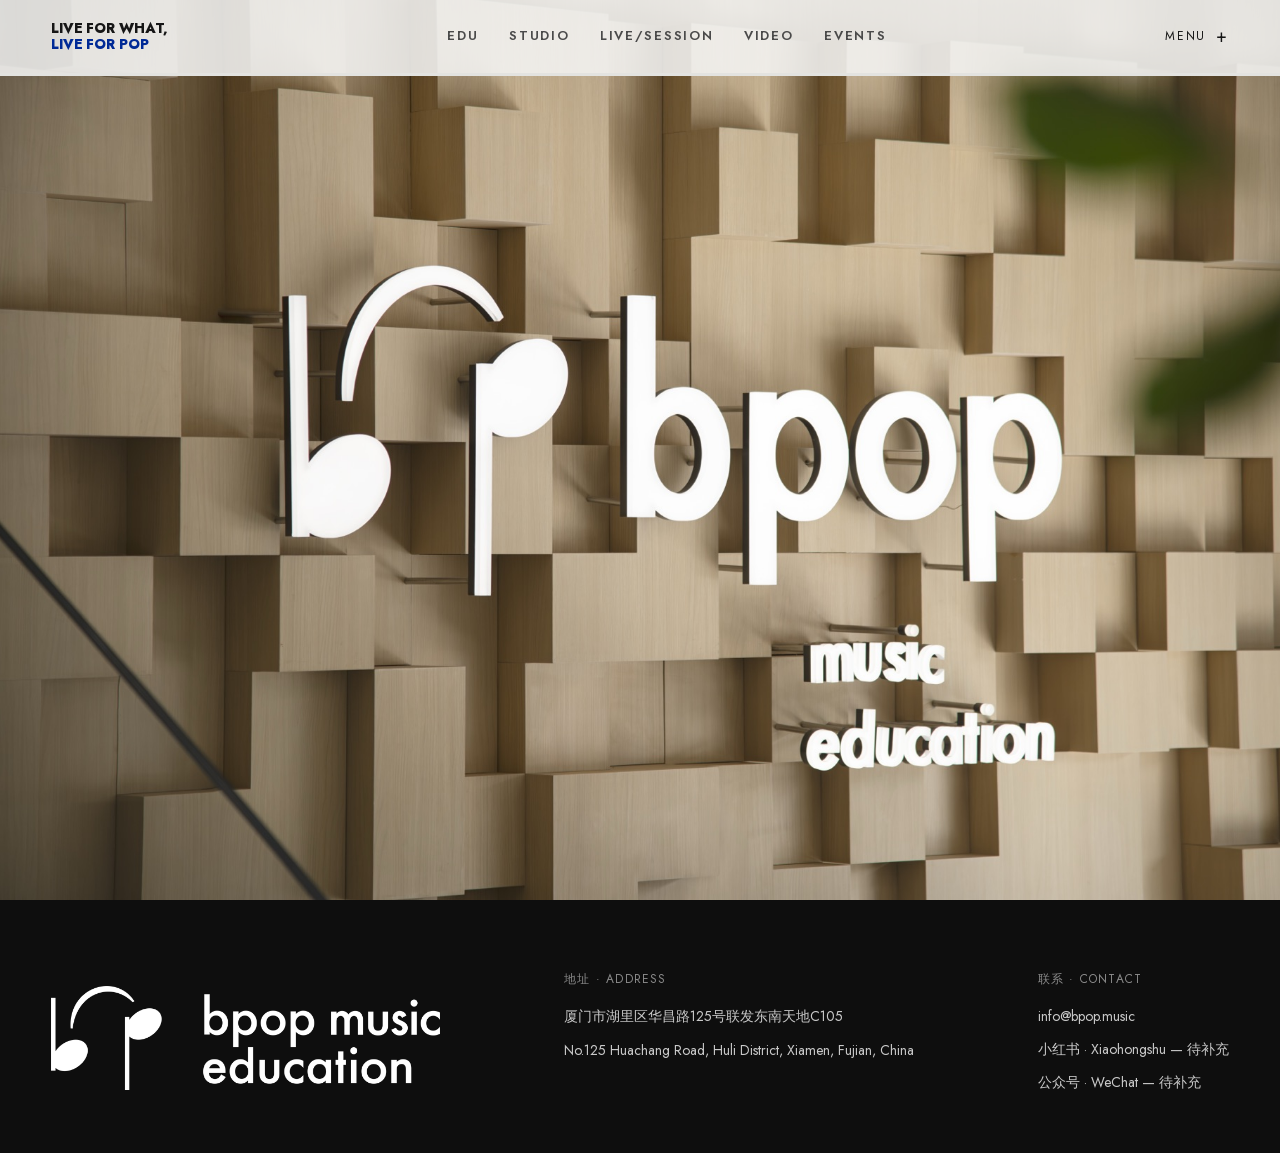
<file: index.html>
<!DOCTYPE html><html lang="zh-CN" class="jost_617277dd-module__HOFkIG__variable"><head><meta charSet="utf-8"/><meta name="viewport" content="width=device-width, initial-scale=1"/><link rel="preload" href="/_next/static/media/81cef6a21128489e-s.p.2csanl8cs02r-.woff2" as="font" crossorigin="" type="font/woff2"/><link rel="preload" as="image" href="/images/education/01.jpg"/><link rel="preload" as="image" href="/images/music-dance/01.JPG"/><link rel="preload" as="image" href="/images/rehearsal/01.JPG"/><link rel="preload" as="image" href="/images/live/01.JPG"/><link rel="preload" as="image" href="/images/studio/01.jpg"/><link rel="preload" href="/images/hero-main.jpg" as="image"/><link rel="preload" href="/logo-white.png" as="image"/><link rel="stylesheet" href="/_next/static/chunks/21zr3-ppwa_h0.css" data-precedence="next"/><link rel="preload" as="script" fetchPriority="low" href="/_next/static/chunks/1u5zan5bs9a7v.js"/><script src="/_next/static/chunks/0s8w3af4l-q85.js" async=""></script><script src="/_next/static/chunks/27t_qfc-3_lzs.js" async=""></script><script src="/_next/static/chunks/turbopack-3fa73xrcs9ab-.js" async=""></script><script src="/_next/static/chunks/0h2qsuyze9ds1.js" async=""></script><script src="/_next/static/chunks/2bqzkbl3vegn9.js" async=""></script><title>BPOP Music Education — Live for what, live for pop</title><meta name="description" content="BPOP Music Education 音乐教育 · 现场 · 录音 · 工作坊与大师课，坐标厦门。"/><link rel="icon" href="/favicon.ico?favicon.2vob68tjqpejf.ico" sizes="256x256" type="image/x-icon"/><meta name="next-size-adjust" content=""/><script src="/_next/static/chunks/0cz1d0mv5g_q7.js" noModule=""></script></head><body><div hidden=""><!--$--><!--/$--></div><header><div class="navbar"><div class="nav"><a class="wordmark" href="/">LIVE FOR WHAT,<br/><span class="wm-accent">LIVE FOR POP</span></a><div class="nav-tabs"><a class="tab " href="/education">EDU</a><a class="tab " href="/studio">STUDIO</a><a class="tab " href="/live-performance">LIVE/SESSION</a><a class="tab " href="/video">VIDEO</a><a class="tab " href="/events">EVENTS</a></div><button class="menu-btn" aria-expanded="false">MENU <span class="plus ">+</span></button></div></div><div class="dd "></div><div class="menu-panel "><div class="menu-panel-inner"><a class="menu-item" href="/education"><span class="menu-thumb"><img src="/images/education/01.jpg" alt="Education and Workshop"/></span><span class="menu-text"><span class="menu-en">Education and Workshop</span><span class="menu-zh">工作坊与大师课</span></span><span class="menu-arrow">→</span></a><a class="menu-item" href="/music-dance"><span class="menu-thumb"><img src="/images/music-dance/01.JPG" alt="Music and Dance"/></span><span class="menu-text"><span class="menu-en">Music and Dance</span><span class="menu-zh">舞池与现场活动</span></span><span class="menu-arrow">→</span></a><a class="menu-item" href="/rehearsal"><span class="menu-thumb"><img src="/images/rehearsal/01.JPG" alt="Rehearsal"/></span><span class="menu-text"><span class="menu-en">Rehearsal</span><span class="menu-zh">排练</span></span><span class="menu-arrow">→</span></a><a class="menu-item" href="/live-performance"><span class="menu-thumb"><img src="/images/live/01.JPG" alt="Session Live Performance"/></span><span class="menu-text"><span class="menu-en">Session Live Performance</span><span class="menu-zh">现场演出</span></span><span class="menu-arrow">→</span></a><a class="menu-item" href="/studio-recording"><span class="menu-thumb"><img src="/images/studio/01.jpg" alt="Studio Live and Recording"/></span><span class="menu-text"><span class="menu-en">Studio Live and Recording</span><span class="menu-zh">录音棚</span></span><span class="menu-arrow">→</span></a></div></div></header><main><div style="opacity:1"><section class="hero"><div class="hero-img"><img src="/images/hero-main.jpg" alt="BPOP Music Education"/></div></section><!--$--><!--/$--></div></main><footer><div class="foot"><div class="foot-brand"><img src="/logo-white.png" alt="BPOP Music Education"/></div><div class="col"><h5>地址 · Address</h5><p>厦门市湖里区华昌路125号联发东南天地C105</p><p>No.125 Huachang Road, Huli District, Xiamen, Fujian, China</p></div><div class="col"><h5>联系 · Contact</h5><a href="mailto:info@bpop.music">info@bpop.music</a><p>小红书 · Xiaohongshu — 待补充</p><p>公众号 · WeChat — 待补充</p></div></div></footer><script src="/_next/static/chunks/1u5zan5bs9a7v.js" id="_R_" async=""></script><script>(self.__next_f=self.__next_f||[]).push([0])</script><script>self.__next_f.push([1,"1:\"$Sreact.fragment\"\n2:I[42724,[\"/_next/static/chunks/0h2qsuyze9ds1.js\",\"/_next/static/chunks/2bqzkbl3vegn9.js\"],\"default\"]\n3:I[66357,[\"/_next/static/chunks/0h2qsuyze9ds1.js\",\"/_next/static/chunks/2bqzkbl3vegn9.js\"],\"default\"]\n4:I[39756,[\"/_next/static/chunks/0h2qsuyze9ds1.js\",\"/_next/static/chunks/2bqzkbl3vegn9.js\"],\"default\"]\n5:I[37457,[\"/_next/static/chunks/0h2qsuyze9ds1.js\",\"/_next/static/chunks/2bqzkbl3vegn9.js\"],\"default\"]\n6:I[97367,[\"/_next/static/chunks/0h2qsuyze9ds1.js\",\"/_next/static/chunks/2bqzkbl3vegn9.js\"],\"OutletBoundary\"]\n7:\"$Sreact.suspense\"\n9:I[97367,[\"/_next/static/chunks/0h2qsuyze9ds1.js\",\"/_next/static/chunks/2bqzkbl3vegn9.js\"],\"ViewportBoundary\"]\nb:I[97367,[\"/_next/static/chunks/0h2qsuyze9ds1.js\",\"/_next/static/chunks/2bqzkbl3vegn9.js\"],\"MetadataBoundary\"]\nd:I[68027,[\"/_next/static/chunks/0h2qsuyze9ds1.js\",\"/_next/static/chunks/2bqzkbl3vegn9.js\"],\"default\",1]\n:HL[\"/_next/static/chunks/21zr3-ppwa_h0.css\",\"style\"]\n:HL[\"/_next/static/media/81cef6a21128489e-s.p.2csanl8cs02r-.woff2\",\"font\",{\"crossOrigin\":\"\",\"type\":\"font/woff2\"}]\n:HL[\"/logo-white.png\",\"image\"]\n:HL[\"/images/hero-main.jpg\",\"image\"]\n0:{\"P\":null,\"c\":[\"\",\"\"],\"q\":\"\",\"i\":false,\"f\":[[[\"\",{\"children\":[\"__PAGE__\",{},\"$undefined\",\"$undefined\",4608]},\"$undefined\",\"$undefined\",4624],[[\"$\",\"$1\",\"c\",{\"children\":[[[\"$\",\"link\",\"0\",{\"rel\":\"stylesheet\",\"href\":\"/_next/static/chunks/21zr3-ppwa_h0.css\",\"precedence\":\"next\",\"crossOrigin\":\"$undefined\",\"nonce\":\"$undefined\"}],[\"$\",\"script\",\"script-0\",{\"src\":\"/_next/static/chunks/0h2qsuyze9ds1.js\",\"async\":true,\"nonce\":\"$undefined\"}],[\"$\",\"script\",\"script-1\",{\"src\":\"/_next/static/chunks/2bqzkbl3vegn9.js\",\"async\":true,\"nonce\":\"$undefined\"}]],[\"$\",\"html\",null,{\"lang\":\"zh-CN\",\"className\":\"jost_617277dd-module__HOFkIG__variable\",\"children\":[\"$\",\"body\",null,{\"children\":[[\"$\",\"$L2\",null,{\"covers\":[\"/images/education/01.jpg\",\"/images/music-dance/01.JPG\",\"/images/rehearsal/01.JPG\",\"/images/live/01.JPG\",\"/images/studio/01.jpg\"]}],[\"$\",\"main\",null,{\"children\":[\"$\",\"$L3\",null,{\"children\":[\"$\",\"$L4\",null,{\"parallelRouterKey\":\"children\",\"error\":\"$undefined\",\"errorStyles\":\"$undefined\",\"errorScripts\":\"$undefined\",\"template\":[\"$\",\"$L5\",null,{}],\"templateStyles\":\"$undefined\",\"templateScripts\":\"$undefined\",\"notFound\":[[[\"$\",\"title\",null,{\"children\":\"404: This page could not be found.\"}],[\"$\",\"div\",null,{\"style\":{\"fontFamily\":\"system-ui,\\\"Segoe UI\\\",Roboto,Helvetica,Arial,sans-serif,\\\"Apple Color Emoji\\\",\\\"Segoe UI Emoji\\\"\",\"height\":\"100vh\",\"textAlign\":\"center\",\"display\":\"flex\",\"flexDirection\":\"column\",\"alignItems\":\"center\",\"justifyContent\":\"center\"},\"children\":[\"$\",\"div\",null,{\"children\":[[\"$\",\"style\",null,{\"dangerouslySetInnerHTML\":{\"__html\":\"body{color:#000;background:#fff;margin:0}.next-error-h1{border-right:1px solid rgba(0,0,0,.3)}@media (prefers-color-scheme:dark){body{color:#fff;background:#000}.next-error-h1{border-right:1px solid rgba(255,255,255,.3)}}\"}}],[\"$\",\"h1\",null,{\"className\":\"next-error-h1\",\"style\":{\"display\":\"inline-block\",\"margin\":\"0 20px 0 0\",\"padding\":\"0 23px 0 0\",\"fontSize\":24,\"fontWeight\":500,\"verticalAlign\":\"top\",\"lineHeight\":\"49px\"},\"children\":404}],[\"$\",\"div\",null,{\"style\":{\"display\":\"inline-block\"},\"children\":[\"$\",\"h2\",null,{\"style\":{\"fontSize\":14,\"fontWeight\":400,\"lineHeight\":\"49px\",\"margin\":0},\"children\":\"This page could not be found.\"}]}]]}]}]],[]],\"forbidden\":\"$undefined\",\"unauthorized\":\"$undefined\"}]}]}],[\"$\",\"footer\",null,{\"children\":[\"$\",\"div\",null,{\"className\":\"foot\",\"children\":[[\"$\",\"div\",null,{\"className\":\"foot-brand\",\"children\":[\"$\",\"img\",null,{\"src\":\"/logo-white.png\",\"alt\":\"BPOP Music Education\"}]}],[\"$\",\"div\",null,{\"className\":\"col\",\"children\":[[\"$\",\"h5\",null,{\"children\":\"地址 · Address\"}],[\"$\",\"p\",null,{\"children\":\"厦门市湖里区华昌路125号联发东南天地C105\"}],[\"$\",\"p\",null,{\"children\":\"No.125 Huachang Road, Huli District, Xiamen, Fujian, China\"}]]}],[\"$\",\"div\",null,{\"className\":\"col\",\"children\":[[\"$\",\"h5\",null,{\"children\":\"联系 · Contact\"}],[\"$\",\"a\",null,{\"href\":\"mailto:info@bpop.music\",\"children\":\"info@bpop.music\"}],[\"$\",\"p\",null,{\"children\":\"小红书 · Xiaohongshu — 待补充\"}],[\"$\",\"p\",null,{\"children\":\"公众号 · WeChat — 待补充\"}]]}]]}]}]]}]}]]}],{\"children\":[[\"$\",\"$1\",\"c\",{\"children\":[[\"$\",\"section\",null,{\"className\":\"hero\",\"children\":[\"$\",\"div\",null,{\"className\":\"hero-img\",\"children\":[\"$\",\"img\",null,{\"src\":\"/images/hero-main.jpg\",\"alt\":\"BPOP Music Education\"}]}]}],null,[\"$\",\"$L6\",null,{\"children\":[\"$\",\"$7\",null,{\"name\":\"Next.MetadataOutlet\",\"children\":\"$@8\"}]}]]}],{},null,false,null]},null,false,null],[\"$\",\"$1\",\"h\",{\"children\":[null,[\"$\",\"$L9\",null,{\"children\":\"$La\"}],[\"$\",\"div\",null,{\"hidden\":true,\"children\":[\"$\",\"$Lb\",null,{\"children\":[\"$\",\"$7\",null,{\"name\":\"Next.Metadata\",\"children\":\"$Lc\"}]}]}],[\"$\",\"meta\",null,{\"name\":\"next-size-adjust\",\"content\":\"\"}]]}],false]],\"m\":\"$undefined\",\"G\":[\"$d\",[[\"$\",\"link\",\"0\",{\"rel\":\"stylesheet\",\"href\":\"/_next/static/chunks/21zr3-ppwa_h0.css\",\"precedence\":\"next\",\"crossOrigin\":\"$undefined\",\"nonce\":\"$undefined\"}]]],\"S\":true,\"h\":null,\"r\":\"$undefined\",\"s\":\"$undefined\",\"a\":\"$undefined\",\"l\":\"$undefined\",\"p\":\"$undefined\",\"d\":\"$undefined\",\"b\":\"nFUPjNQMLJqi9bea44sI0\"}\na:[[\"$\",\"meta\",\"0\",{\"charSet\":\"utf-8\"}],[\"$\",\"meta\",\"1\",{\"name\":\"viewport\",\"content\":\"width=device-width, initial-scale=1\"}]]\ne:I[27201,[\"/_next/static/chunks/0h2qsuyze9ds1.js\",\"/_next/static/chunks/2bqzkbl3vegn9.js\"],\"IconMark\"]\n8:null\nc:[[\"$\",\"title\",\"0\",{\"children\":\"BPOP Music Education — Live for what, live for pop\"}],[\"$\",\"meta\",\"1\",{\"name\":\"description\",\"content\":\"BPOP Music Education 音乐教育 · 现场 · 录音 · 工作坊与大师课，坐标厦门。\"}],[\"$\",\"link\",\"2\",{\"rel\":\"icon\",\"href\":\"/favicon.ico?favicon.2vob68tjqpejf.ico\",\"sizes\":\"256x256\",\"type\":\"image/x-icon\"}],[\"$\",\"$Le\",\"3\",{}]]\n"])</script></body></html>
</file>
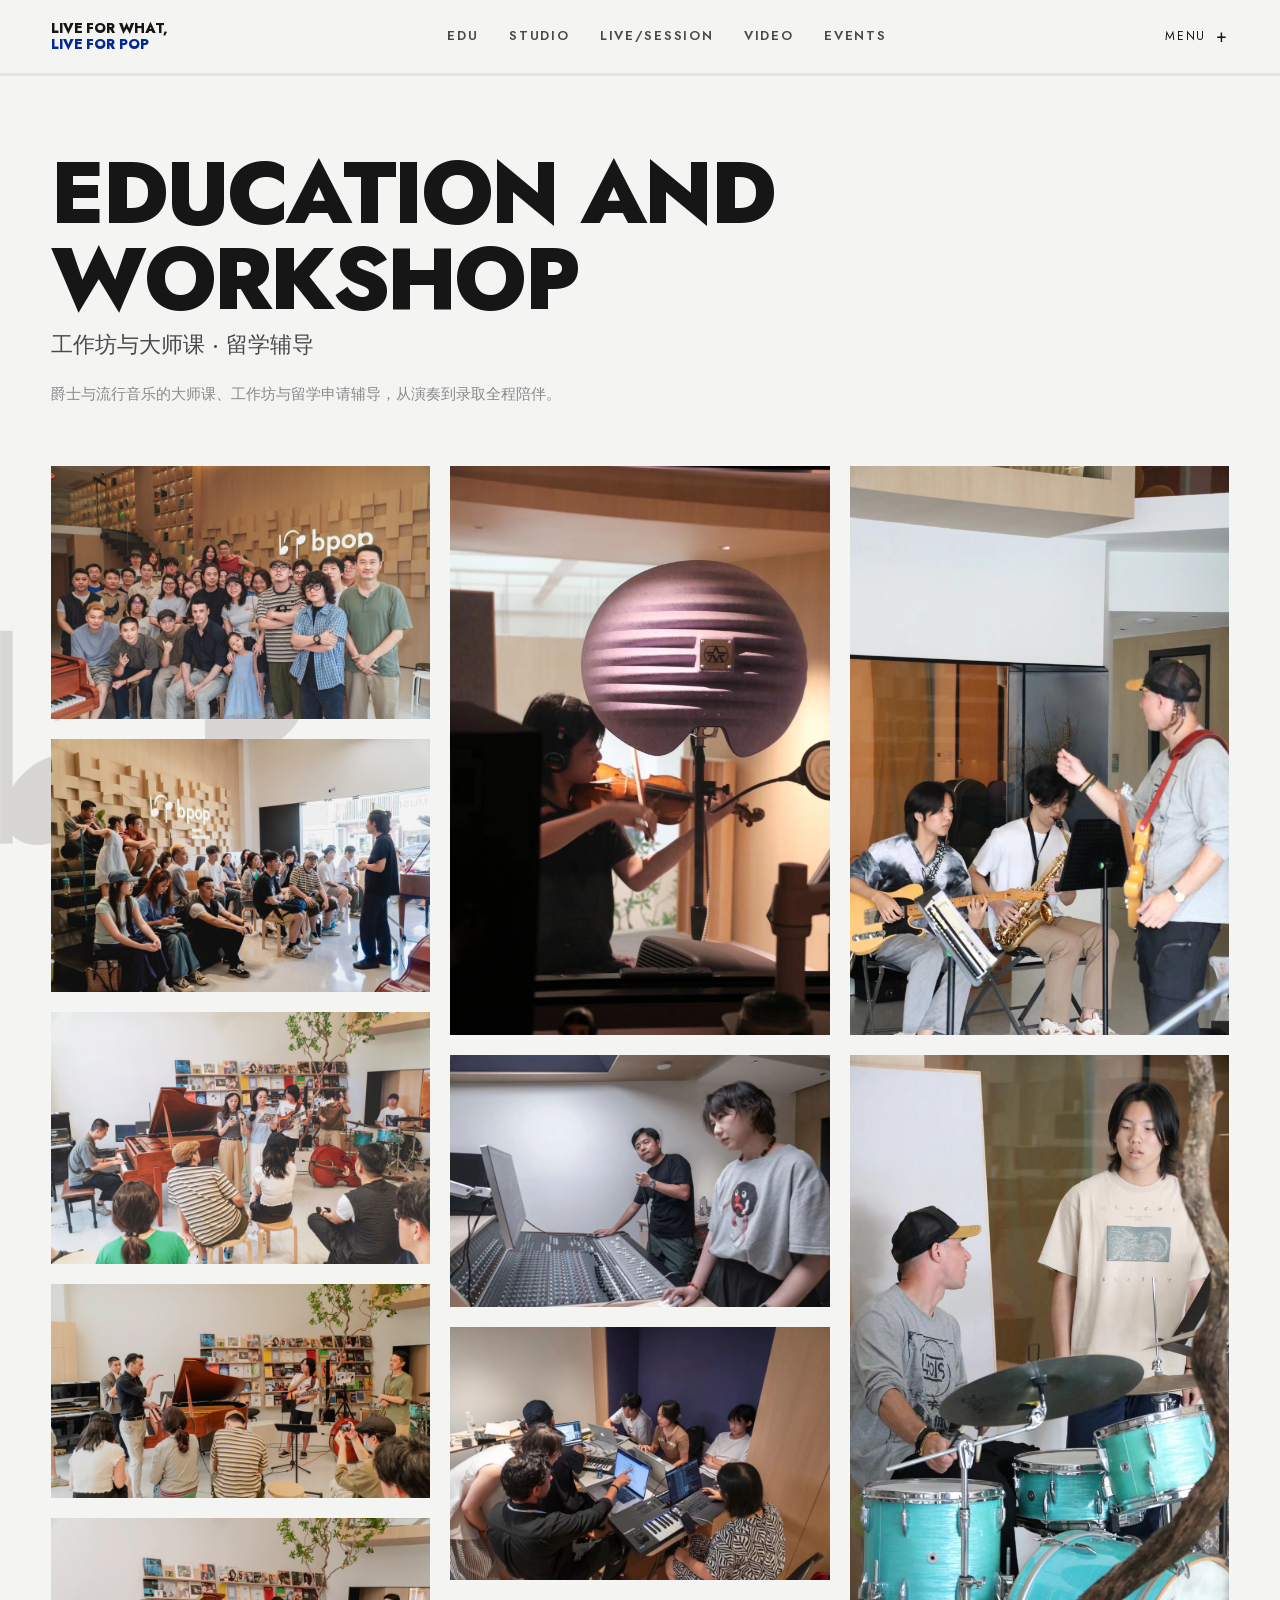
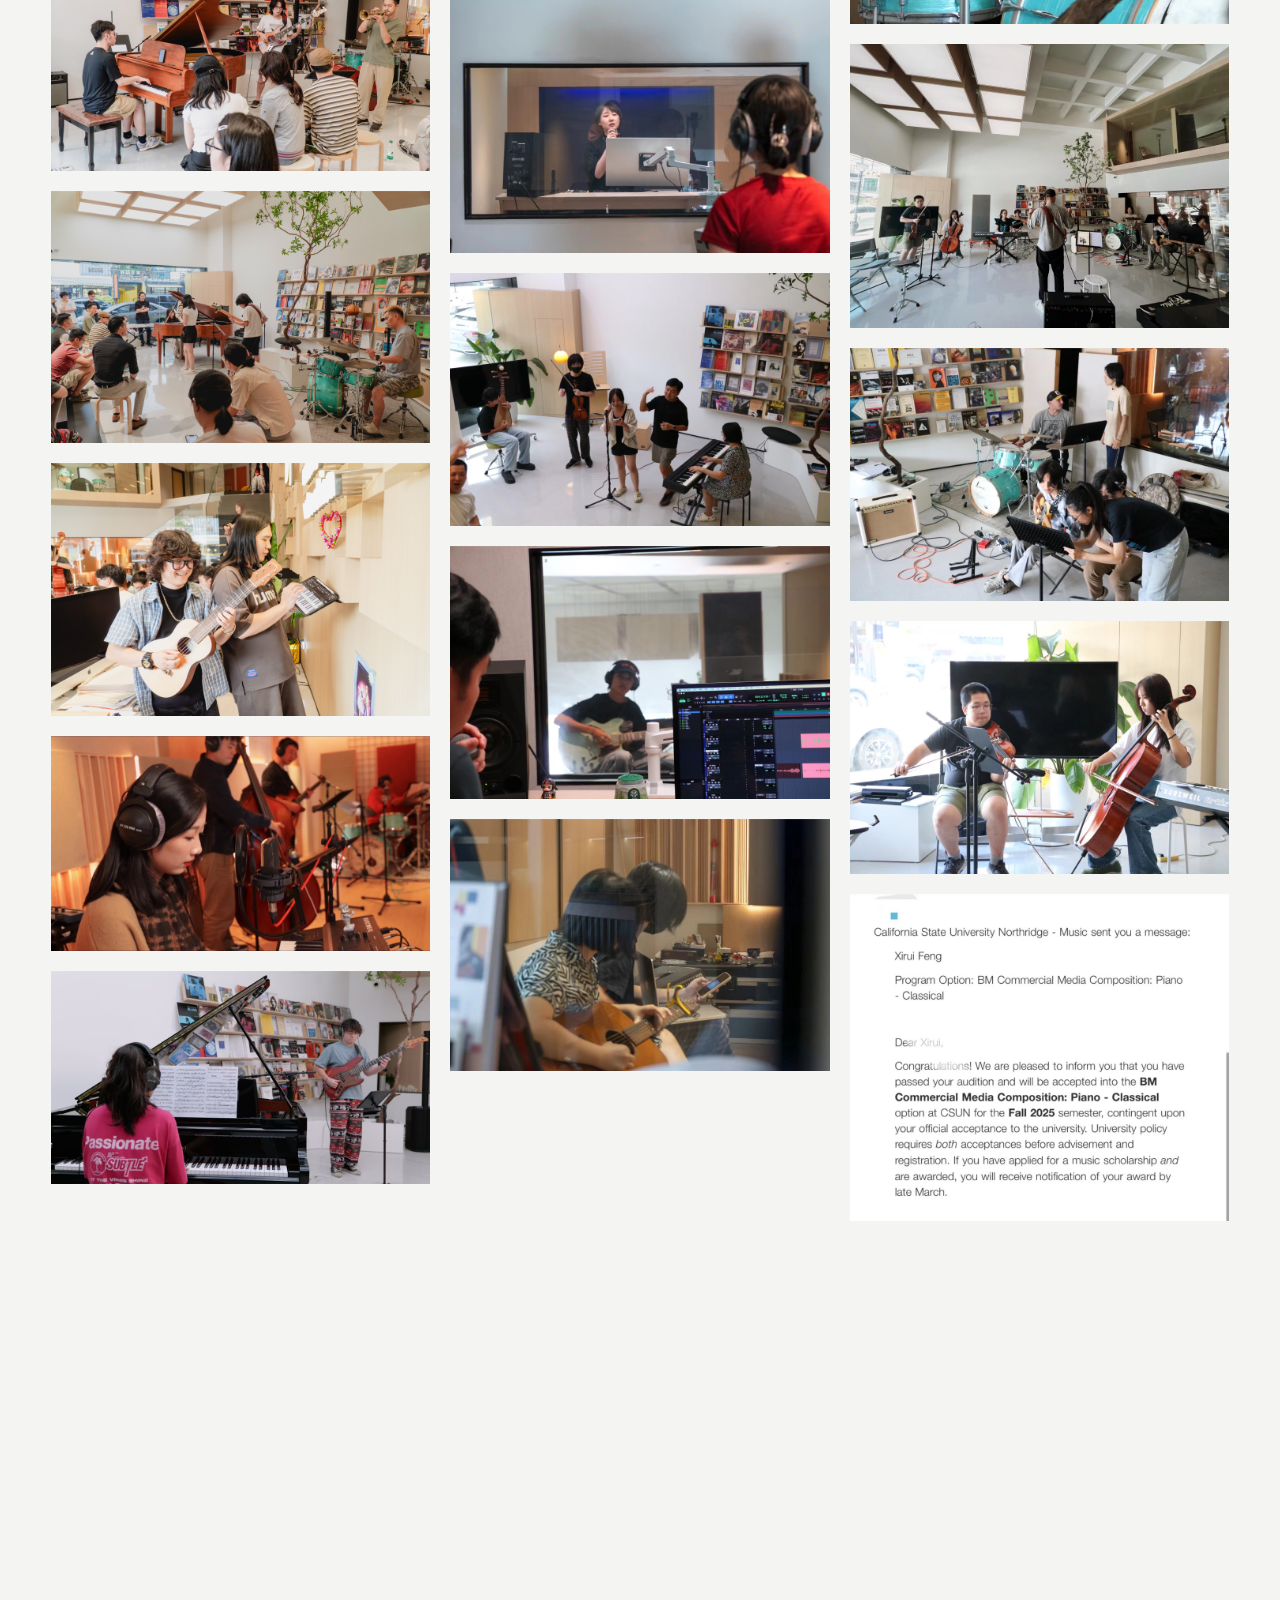
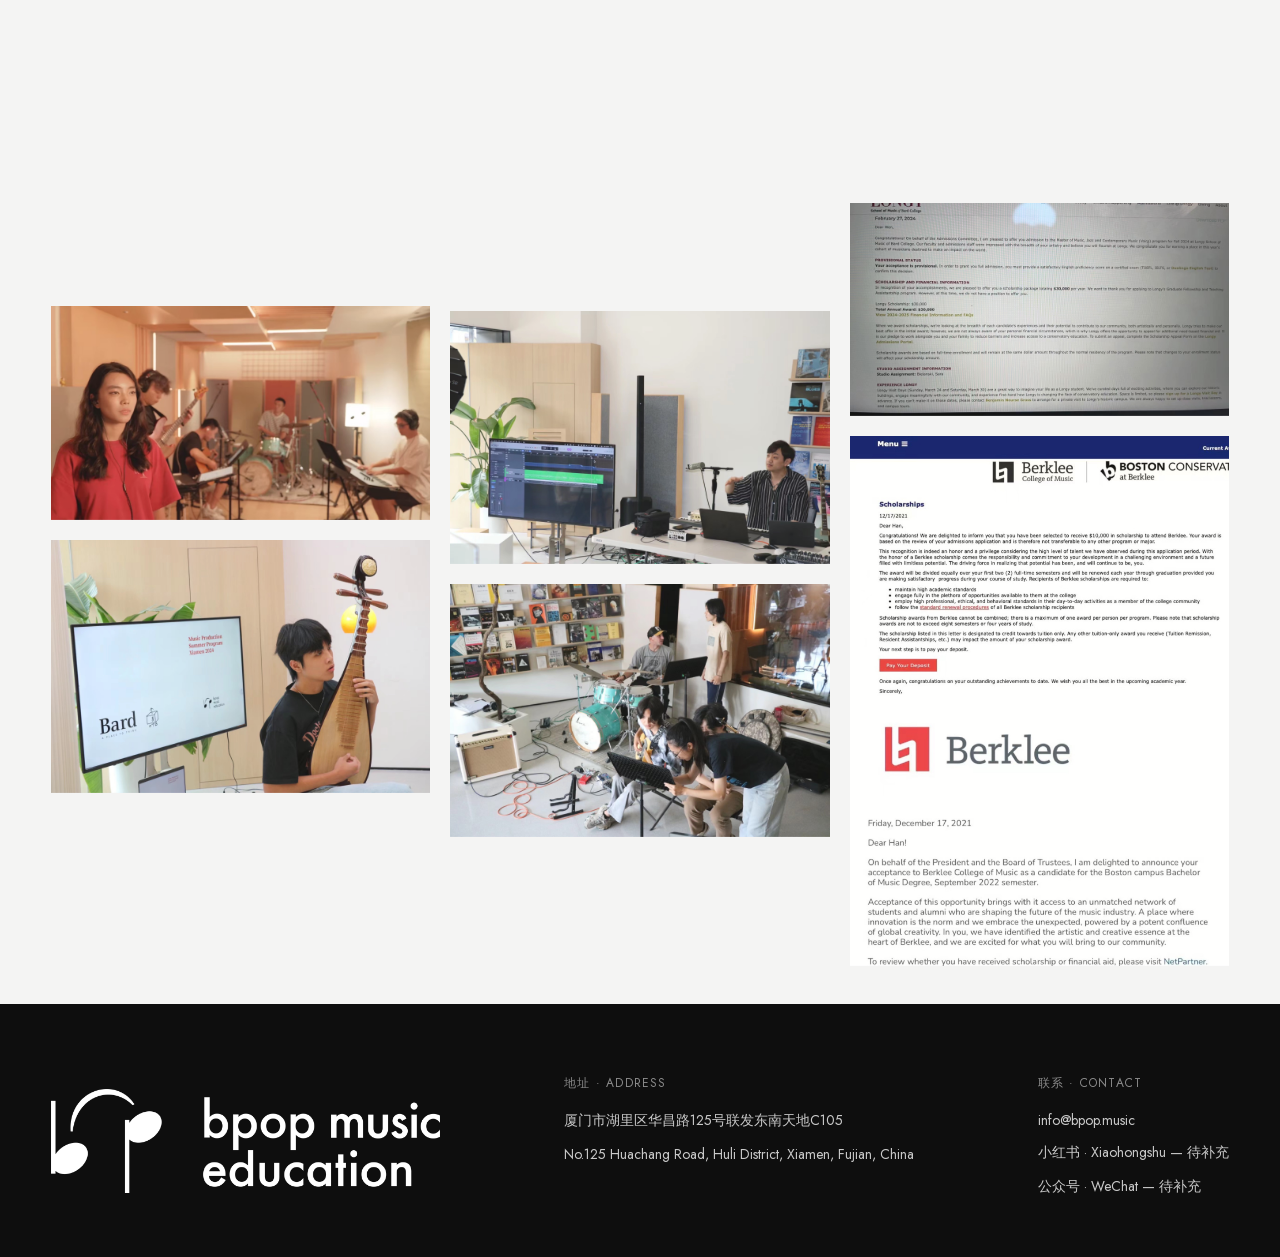
<file: education.html>
<!DOCTYPE html><html lang="zh-CN" class="jost_617277dd-module__HOFkIG__variable"><head><meta charSet="utf-8"/><meta name="viewport" content="width=device-width, initial-scale=1"/><link rel="preload" href="/_next/static/media/81cef6a21128489e-s.p.2csanl8cs02r-.woff2" as="font" crossorigin="" type="font/woff2"/><link rel="preload" as="image" href="/images/education/01.jpg"/><link rel="preload" as="image" href="/images/music-dance/01.JPG"/><link rel="preload" as="image" href="/images/rehearsal/01.JPG"/><link rel="preload" as="image" href="/images/live/01.JPG"/><link rel="preload" as="image" href="/images/studio/01.jpg"/><link rel="preload" href="/note-mark.png" as="image"/><link rel="preload" href="/logo-white.png" as="image"/><link rel="stylesheet" href="/_next/static/chunks/21zr3-ppwa_h0.css" data-precedence="next"/><link rel="preload" as="script" fetchPriority="low" href="/_next/static/chunks/1u5zan5bs9a7v.js"/><script src="/_next/static/chunks/0s8w3af4l-q85.js" async=""></script><script src="/_next/static/chunks/27t_qfc-3_lzs.js" async=""></script><script src="/_next/static/chunks/turbopack-3fa73xrcs9ab-.js" async=""></script><script src="/_next/static/chunks/0h2qsuyze9ds1.js" async=""></script><script src="/_next/static/chunks/2bqzkbl3vegn9.js" async=""></script><script src="/_next/static/chunks/2y3-s1oajo04k.js" async=""></script><title>Education &amp; Workshop — BPOP Music Education</title><meta name="description" content="BPOP Music Education 音乐教育 · 现场 · 录音 · 工作坊与大师课，坐标厦门。"/><link rel="icon" href="/favicon.ico?favicon.2vob68tjqpejf.ico" sizes="256x256" type="image/x-icon"/><meta name="next-size-adjust" content=""/><script src="/_next/static/chunks/0cz1d0mv5g_q7.js" noModule=""></script></head><body><div hidden=""><!--$--><!--/$--></div><header><div class="navbar"><div class="nav"><a class="wordmark" href="/">LIVE FOR WHAT,<br/><span class="wm-accent">LIVE FOR POP</span></a><div class="nav-tabs"><a class="tab " href="/education">EDU</a><a class="tab " href="/studio">STUDIO</a><a class="tab " href="/live-performance">LIVE/SESSION</a><a class="tab " href="/video">VIDEO</a><a class="tab " href="/events">EVENTS</a></div><button class="menu-btn" aria-expanded="false">MENU <span class="plus ">+</span></button></div></div><div class="dd "></div><div class="menu-panel "><div class="menu-panel-inner"><a class="menu-item" href="/education"><span class="menu-thumb"><img src="/images/education/01.jpg" alt="Education and Workshop"/></span><span class="menu-text"><span class="menu-en">Education and Workshop</span><span class="menu-zh">工作坊与大师课</span></span><span class="menu-arrow">→</span></a><a class="menu-item" href="/music-dance"><span class="menu-thumb"><img src="/images/music-dance/01.JPG" alt="Music and Dance"/></span><span class="menu-text"><span class="menu-en">Music and Dance</span><span class="menu-zh">舞池与现场活动</span></span><span class="menu-arrow">→</span></a><a class="menu-item" href="/rehearsal"><span class="menu-thumb"><img src="/images/rehearsal/01.JPG" alt="Rehearsal"/></span><span class="menu-text"><span class="menu-en">Rehearsal</span><span class="menu-zh">排练</span></span><span class="menu-arrow">→</span></a><a class="menu-item" href="/live-performance"><span class="menu-thumb"><img src="/images/live/01.JPG" alt="Session Live Performance"/></span><span class="menu-text"><span class="menu-en">Session Live Performance</span><span class="menu-zh">现场演出</span></span><span class="menu-arrow">→</span></a><a class="menu-item" href="/studio-recording"><span class="menu-thumb"><img src="/images/studio/01.jpg" alt="Studio Live and Recording"/></span><span class="menu-text"><span class="menu-en">Studio Live and Recording</span><span class="menu-zh">录音棚</span></span><span class="menu-arrow">→</span></a></div></div></header><main><div style="opacity:1"><div class="page"><img src="/note-mark.png" alt="" aria-hidden="true" class="wm"/><div class="page-content"><div class="page-head"><h1 class="disp">Education and Workshop<span class="zh">工作坊与大师课 · 留学辅导</span></h1><p class="desc">爵士与流行音乐的大师课、工作坊与留学申请辅导，从演奏到录取全程陪伴。</p></div><div class="gallery-wrap"><div class="gallery"><figure class="item" style="opacity:0"><img src="/images/education/01.jpg" alt="Education and Workshop 1" loading="lazy"/></figure><figure class="item" style="opacity:0"><img src="/images/education/02.jpg" alt="Education and Workshop 2" loading="lazy"/></figure><figure class="item" style="opacity:0"><img src="/images/education/03.jpg" alt="Education and Workshop 3" loading="lazy"/></figure><figure class="item" style="opacity:0"><img src="/images/education/04.jpg" alt="Education and Workshop 4" loading="lazy"/></figure><figure class="item" style="opacity:0"><img src="/images/education/05.jpg" alt="Education and Workshop 5" loading="lazy"/></figure><figure class="item" style="opacity:0"><img src="/images/education/06.jpg" alt="Education and Workshop 6" loading="lazy"/></figure><figure class="item" style="opacity:0"><img src="/images/education/07.JPG" alt="Education and Workshop 7" loading="lazy"/></figure><figure class="item" style="opacity:0"><img src="/images/education/08.JPG" alt="Education and Workshop 8" loading="lazy"/></figure><figure class="item" style="opacity:0"><img src="/images/education/09.JPG" alt="Education and Workshop 9" loading="lazy"/></figure><figure class="item" style="opacity:0"><img src="/images/education/10.JPG" alt="Education and Workshop 10" loading="lazy"/></figure><figure class="item" style="opacity:0"><img src="/images/education/11.JPG" alt="Education and Workshop 11" loading="lazy"/></figure><figure class="item" style="opacity:0"><img src="/images/education/12.JPG" alt="Education and Workshop 12" loading="lazy"/></figure><figure class="item" style="opacity:0"><img src="/images/education/13.JPG" alt="Education and Workshop 13" loading="lazy"/></figure><figure class="item" style="opacity:0"><img src="/images/education/14.JPG" alt="Education and Workshop 14" loading="lazy"/></figure><figure class="item" style="opacity:0"><img src="/images/education/15.JPG" alt="Education and Workshop 15" loading="lazy"/></figure><figure class="item" style="opacity:0"><img src="/images/education/16.JPG" alt="Education and Workshop 16" loading="lazy"/></figure><figure class="item" style="opacity:0"><img src="/images/education/17.JPG" alt="Education and Workshop 17" loading="lazy"/></figure><figure class="item" style="opacity:0"><img src="/images/education/18.JPG" alt="Education and Workshop 18" loading="lazy"/></figure><figure class="item" style="opacity:0"><img src="/images/education/19.JPG" alt="Education and Workshop 19" loading="lazy"/></figure><figure class="item" style="opacity:0"><img src="/images/education/20.JPG" alt="Education and Workshop 20" loading="lazy"/></figure><figure class="item" style="opacity:0"><img src="/images/education/21.JPG" alt="Education and Workshop 21" loading="lazy"/></figure><figure class="item" style="opacity:0"><img src="/images/education/22.JPG" alt="Education and Workshop 22" loading="lazy"/></figure><figure class="item" style="opacity:0"><img src="/images/education/23.JPG" alt="Education and Workshop 23" loading="lazy"/></figure><figure class="item" style="opacity:0"><img src="/images/education/24.JPG" alt="Education and Workshop 24" loading="lazy"/></figure><figure class="item" style="opacity:0"><img src="/images/education/25.JPG" alt="Education and Workshop 25" loading="lazy"/></figure><figure class="item" style="opacity:0"><img src="/images/education/26.JPG" alt="Education and Workshop 26" loading="lazy"/></figure><figure class="item" style="opacity:0"><img src="/images/education/27.JPG" alt="Education and Workshop 27" loading="lazy"/></figure><figure class="item" style="opacity:0"><img src="/images/education/28.JPG" alt="Education and Workshop 28" loading="lazy"/></figure><figure class="item" style="opacity:0"><img src="/images/education/29.JPG" alt="Education and Workshop 29" loading="lazy"/></figure><figure class="item" style="opacity:0"><img src="/images/education/30.JPG" alt="Education and Workshop 30" loading="lazy"/></figure><figure class="item" style="opacity:0"><img src="/images/education/31.JPG" alt="Education and Workshop 31" loading="lazy"/></figure><figure class="item" style="opacity:0"><img src="/images/education/32.JPG" alt="Education and Workshop 32" loading="lazy"/></figure><figure class="item" style="opacity:0"><img src="/images/education/33.JPG" alt="Education and Workshop 33" loading="lazy"/></figure><figure class="item" style="opacity:0"><img src="/images/education/34.JPG" alt="Education and Workshop 34" loading="lazy"/></figure><figure class="item" style="opacity:0"><img src="/images/education/35.JPG" alt="Education and Workshop 35" loading="lazy"/></figure></div></div></div></div><!--$--><!--/$--></div></main><footer><div class="foot"><div class="foot-brand"><img src="/logo-white.png" alt="BPOP Music Education"/></div><div class="col"><h5>地址 · Address</h5><p>厦门市湖里区华昌路125号联发东南天地C105</p><p>No.125 Huachang Road, Huli District, Xiamen, Fujian, China</p></div><div class="col"><h5>联系 · Contact</h5><a href="mailto:info@bpop.music">info@bpop.music</a><p>小红书 · Xiaohongshu — 待补充</p><p>公众号 · WeChat — 待补充</p></div></div></footer><script src="/_next/static/chunks/1u5zan5bs9a7v.js" id="_R_" async=""></script><script>(self.__next_f=self.__next_f||[]).push([0])</script><script>self.__next_f.push([1,"1:\"$Sreact.fragment\"\n2:I[42724,[\"/_next/static/chunks/0h2qsuyze9ds1.js\",\"/_next/static/chunks/2bqzkbl3vegn9.js\"],\"default\"]\n3:I[66357,[\"/_next/static/chunks/0h2qsuyze9ds1.js\",\"/_next/static/chunks/2bqzkbl3vegn9.js\"],\"default\"]\n4:I[39756,[\"/_next/static/chunks/0h2qsuyze9ds1.js\",\"/_next/static/chunks/2bqzkbl3vegn9.js\"],\"default\"]\n5:I[37457,[\"/_next/static/chunks/0h2qsuyze9ds1.js\",\"/_next/static/chunks/2bqzkbl3vegn9.js\"],\"default\"]\n6:I[47604,[\"/_next/static/chunks/0h2qsuyze9ds1.js\",\"/_next/static/chunks/2bqzkbl3vegn9.js\",\"/_next/static/chunks/2y3-s1oajo04k.js\"],\"default\"]\n7:I[97367,[\"/_next/static/chunks/0h2qsuyze9ds1.js\",\"/_next/static/chunks/2bqzkbl3vegn9.js\"],\"OutletBoundary\"]\n8:\"$Sreact.suspense\"\nb:I[97367,[\"/_next/static/chunks/0h2qsuyze9ds1.js\",\"/_next/static/chunks/2bqzkbl3vegn9.js\"],\"ViewportBoundary\"]\nd:I[97367,[\"/_next/static/chunks/0h2qsuyze9ds1.js\",\"/_next/static/chunks/2bqzkbl3vegn9.js\"],\"MetadataBoundary\"]\nf:I[68027,[\"/_next/static/chunks/0h2qsuyze9ds1.js\",\"/_next/static/chunks/2bqzkbl3vegn9.js\"],\"default\",1]\n:HL[\"/_next/static/chunks/21zr3-ppwa_h0.css\",\"style\"]\n:HL[\"/_next/static/media/81cef6a21128489e-s.p.2csanl8cs02r-.woff2\",\"font\",{\"crossOrigin\":\"\",\"type\":\"font/woff2\"}]\n:HL[\"/logo-white.png\",\"image\"]\n:HL[\"/note-mark.png\",\"image\"]\na:X\n0:{\"P\":null,\"c\":[\"\",\"education\"],\"q\":\"\",\"i\":false,\"f\":[[[\"\",{\"children\":[\"education\",{\"children\":[\"__PAGE__\",{},\"$undefined\",\"$undefined\",4608]},\"$undefined\",\"$undefined\",4608]},\"$undefined\",\"$undefined\",4624],[[\"$\",\"$1\",\"c\",{\"children\":[[[\"$\",\"link\",\"0\",{\"rel\":\"stylesheet\",\"href\":\"/_next/static/chunks/21zr3-ppwa_h0.css\",\"precedence\":\"next\",\"crossOrigin\":\"$undefined\",\"nonce\":\"$undefined\"}],[\"$\",\"script\",\"script-0\",{\"src\":\"/_next/static/chunks/0h2qsuyze9ds1.js\",\"async\":true,\"nonce\":\"$undefined\"}],[\"$\",\"script\",\"script-1\",{\"src\":\"/_next/static/chunks/2bqzkbl3vegn9.js\",\"async\":true,\"nonce\":\"$undefined\"}]],[\"$\",\"html\",null,{\"lang\":\"zh-CN\",\"className\":\"jost_617277dd-module__HOFkIG__variable\",\"children\":[\"$\",\"body\",null,{\"children\":[[\"$\",\"$L2\",null,{\"covers\":[\"/images/education/01.jpg\",\"/images/music-dance/01.JPG\",\"/images/rehearsal/01.JPG\",\"/images/live/01.JPG\",\"/images/studio/01.jpg\"]}],[\"$\",\"main\",null,{\"children\":[\"$\",\"$L3\",null,{\"children\":[\"$\",\"$L4\",null,{\"parallelRouterKey\":\"children\",\"error\":\"$undefined\",\"errorStyles\":\"$undefined\",\"errorScripts\":\"$undefined\",\"template\":[\"$\",\"$L5\",null,{}],\"templateStyles\":\"$undefined\",\"templateScripts\":\"$undefined\",\"notFound\":[[[\"$\",\"title\",null,{\"children\":\"404: This page could not be found.\"}],[\"$\",\"div\",null,{\"style\":{\"fontFamily\":\"system-ui,\\\"Segoe UI\\\",Roboto,Helvetica,Arial,sans-serif,\\\"Apple Color Emoji\\\",\\\"Segoe UI Emoji\\\"\",\"height\":\"100vh\",\"textAlign\":\"center\",\"display\":\"flex\",\"flexDirection\":\"column\",\"alignItems\":\"center\",\"justifyContent\":\"center\"},\"children\":[\"$\",\"div\",null,{\"children\":[[\"$\",\"style\",null,{\"dangerouslySetInnerHTML\":{\"__html\":\"body{color:#000;background:#fff;margin:0}.next-error-h1{border-right:1px solid rgba(0,0,0,.3)}@media (prefers-color-scheme:dark){body{color:#fff;background:#000}.next-error-h1{border-right:1px solid rgba(255,255,255,.3)}}\"}}],[\"$\",\"h1\",null,{\"className\":\"next-error-h1\",\"style\":{\"display\":\"inline-block\",\"margin\":\"0 20px 0 0\",\"padding\":\"0 23px 0 0\",\"fontSize\":24,\"fontWeight\":500,\"verticalAlign\":\"top\",\"lineHeight\":\"49px\"},\"children\":404}],[\"$\",\"div\",null,{\"style\":{\"display\":\"inline-block\"},\"children\":[\"$\",\"h2\",null,{\"style\":{\"fontSize\":14,\"fontWeight\":400,\"lineHeight\":\"49px\",\"margin\":0},\"children\":\"This page could not be found.\"}]}]]}]}]],[]],\"forbidden\":\"$undefined\",\"unauthorized\":\"$undefined\"}]}]}],[\"$\",\"footer\",null,{\"children\":[\"$\",\"div\",null,{\"className\":\"foot\",\"children\":[[\"$\",\"div\",null,{\"className\":\"foot-brand\",\"children\":[\"$\",\"img\",null,{\"src\":\"/logo-white.png\",\"alt\":\"BPOP Music Education\"}]}],[\"$\",\"div\",null,{\"className\":\"col\",\"children\":[[\"$\",\"h5\",null,{\"children\":\"地址 · Address\"}],[\"$\",\"p\",null,{\"children\":\"厦门市湖里区华昌路125号联发东南天地C105\"}],[\"$\",\"p\",null,{\"children\":\"No.125 Huachang Road, Huli District, Xiamen, Fujian, China\"}]]}],[\"$\",\"div\",null,{\"className\":\"col\",\"children\":[[\"$\",\"h5\",null,{\"children\":\"联系 · Contact\"}],[\"$\",\"a\",null,{\"href\":\"mailto:info@bpop.music\",\"children\":\"info@bpop.music\"}],[\"$\",\"p\",null,{\"children\":\"小红书 · Xiaohongshu — 待补充\"}],[\"$\",\"p\",null,{\"children\":\"公众号 · WeChat — 待补充\"}]]}]]}]}]]}]}]]}],{\"children\":[[\"$\",\"$1\",\"c\",{\"children\":[null,[\"$\",\"$L4\",null,{\"parallelRouterKey\":\"children\",\"error\":\"$undefined\",\"errorStyles\":\"$undefined\",\"errorScripts\":\"$undefined\",\"template\":[\"$\",\"$L5\",null,{}],\"templateStyles\":\"$undefined\",\"templateScripts\":\"$undefined\",\"notFound\":\"$undefined\",\"forbidden\":\"$undefined\",\"unauthorized\":\"$undefined\"}]]}],{\"children\":[[\"$\",\"$1\",\"c\",{\"children\":[[\"$\",\"div\",null,{\"className\":\"page\",\"children\":[[\"$\",\"img\",null,{\"src\":\"/note-mark.png\",\"alt\":\"\",\"aria-hidden\":\"true\",\"className\":\"wm\"}],[\"$\",\"div\",null,{\"className\":\"page-content\",\"children\":[[\"$\",\"div\",null,{\"className\":\"page-head\",\"children\":[[\"$\",\"h1\",null,{\"className\":\"disp\",\"children\":[\"Education and Workshop\",[\"$\",\"span\",null,{\"className\":\"zh\",\"children\":\"工作坊与大师课 · 留学辅导\"}]]}],[\"$\",\"p\",null,{\"className\":\"desc\",\"children\":\"爵士与流行音乐的大师课、工作坊与留学申请辅导，从演奏到录取全程陪伴。\"}]]}],[\"$\",\"div\",null,{\"className\":\"gallery-wrap\",\"children\":[\"$\",\"$L6\",null,{\"images\":[\"01.jpg\",\"02.jpg\",\"03.jpg\",\"04.jpg\",\"05.jpg\",\"06.jpg\",\"07.JPG\",\"08.JPG\",\"09.JPG\",\"10.JPG\",\"11.JPG\",\"12.JPG\",\"13.JPG\",\"14.JPG\",\"15.JPG\",\"16.JPG\",\"17.JPG\",\"18.JPG\",\"19.JPG\",\"20.JPG\",\"21.JPG\",\"22.JPG\",\"23.JPG\",\"24.JPG\",\"25.JPG\",\"26.JPG\",\"27.JPG\",\"28.JPG\",\"29.JPG\",\"30.JPG\",\"31.JPG\",\"32.JPG\",\"33.JPG\",\"34.JPG\",\"35.JPG\"],\"dir\":\"education\",\"title\":\"Education and Workshop\"}]}]]}]]}],[[\"$\",\"script\",\"script-0\",{\"src\":\"/_next/static/chunks/2y3-s1oajo04k.js\",\"async\":true,\"nonce\":\"$undefined\"}]],[\"$\",\"$L7\",null,{\"children\":[\"$\",\"$8\",null,{\"name\":\"Next.MetadataOutlet\",\"children\":\"$@9\"}]}]]}],{},null,false,null]},null,false,\"$a\"]},null,false,null],[\"$\",\"$1\",\"h\",{\"children\":[null,[\"$\",\"$Lb\",null,{\"children\":\"$Lc\"}],[\"$\",\"div\",null,{\"hidden\":true,\"children\":[\"$\",\"$Ld\",null,{\"children\":[\"$\",\"$8\",null,{\"name\":\"Next.Metadata\",\"children\":\"$Le\"}]}]}],[\"$\",\"meta\",null,{\"name\":\"next-size-adjust\",\"content\":\"\"}]]}],false]],\"m\":\"$undefined\",\"G\":[\"$f\",[[\"$\",\"link\",\"0\",{\"rel\":\"stylesheet\",\"href\":\"/_next/static/chunks/21zr3-ppwa_h0.css\",\"precedence\":\"next\",\"crossOrigin\":\"$undefined\",\"nonce\":\"$undefined\"}]]],\"S\":true,\"h\":null,\"r\":\"$undefined\",\"s\":\"$undefined\",\"a\":\"$undefined\",\"l\":\"$undefined\",\"p\":\"$undefined\",\"d\":\"$undefined\",\"b\":\"nFUPjNQMLJqi9bea44sI0\"}\na:C\nc:[[\"$\",\"meta\",\"0\",{\"charSet\":\"utf-8\"}],[\"$\",\"meta\",\"1\",{\"name\":\"viewport\",\"content\":\"width=device-width, initial-scale=1\"}]]\n10:I[27201,[\"/_next/static/chunks/0h2qsuyze9ds1.js\",\"/_next/static/chunks/2bqzkbl3vegn9.js\"],\"IconMark\"]\n9:null\ne:[[\"$\",\"title\",\"0\",{\"children\":\"Education \u0026 Workshop — BPOP Music Education\"}],[\"$\",\"meta\",\"1\",{\"name\":\"description\",\"content\":\"BPOP Music Education 音乐教育 · 现场 · 录音 · 工作坊与大师课，坐标厦门。\"}],[\"$\",\"link\",\"2\",{\"rel\":\"icon\",\"href\":\"/favicon.ico?favicon.2vob68tjqpejf.ico\",\"sizes\":\"256x256\",\"type\":\"image/x-icon\"}],[\"$\",\"$L10\",\"3\",{}]]\n"])</script></body></html>
</file>
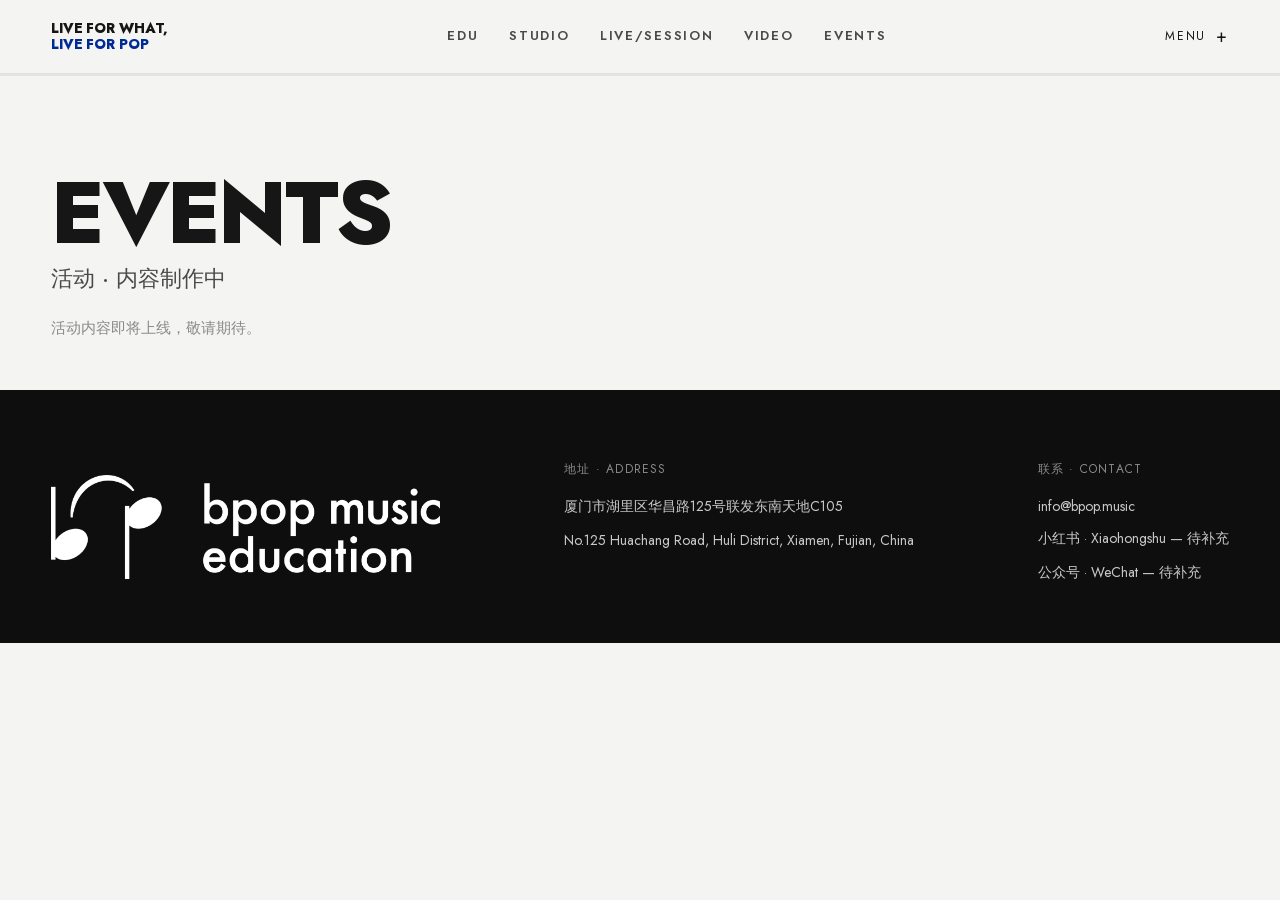
<file: events.html>
<!DOCTYPE html><html lang="zh-CN" class="jost_617277dd-module__HOFkIG__variable"><head><meta charSet="utf-8"/><meta name="viewport" content="width=device-width, initial-scale=1"/><link rel="preload" href="/_next/static/media/81cef6a21128489e-s.p.2csanl8cs02r-.woff2" as="font" crossorigin="" type="font/woff2"/><link rel="preload" as="image" href="/images/education/01.jpg"/><link rel="preload" as="image" href="/images/music-dance/01.JPG"/><link rel="preload" as="image" href="/images/rehearsal/01.JPG"/><link rel="preload" as="image" href="/images/live/01.JPG"/><link rel="preload" as="image" href="/images/studio/01.jpg"/><link rel="preload" href="/logo-white.png" as="image"/><link rel="stylesheet" href="/_next/static/chunks/21zr3-ppwa_h0.css" data-precedence="next"/><link rel="preload" as="script" fetchPriority="low" href="/_next/static/chunks/1u5zan5bs9a7v.js"/><script src="/_next/static/chunks/0s8w3af4l-q85.js" async=""></script><script src="/_next/static/chunks/27t_qfc-3_lzs.js" async=""></script><script src="/_next/static/chunks/turbopack-3fa73xrcs9ab-.js" async=""></script><script src="/_next/static/chunks/0h2qsuyze9ds1.js" async=""></script><script src="/_next/static/chunks/2bqzkbl3vegn9.js" async=""></script><title>BPOP Music Education — Live for what, live for pop</title><meta name="description" content="BPOP Music Education 音乐教育 · 现场 · 录音 · 工作坊与大师课，坐标厦门。"/><link rel="icon" href="/favicon.ico?favicon.2vob68tjqpejf.ico" sizes="256x256" type="image/x-icon"/><meta name="next-size-adjust" content=""/><script src="/_next/static/chunks/0cz1d0mv5g_q7.js" noModule=""></script></head><body><div hidden=""><!--$--><!--/$--></div><header><div class="navbar"><div class="nav"><a class="wordmark" href="/">LIVE FOR WHAT,<br/><span class="wm-accent">LIVE FOR POP</span></a><div class="nav-tabs"><a class="tab " href="/education">EDU</a><a class="tab " href="/studio">STUDIO</a><a class="tab " href="/live-performance">LIVE/SESSION</a><a class="tab " href="/video">VIDEO</a><a class="tab " href="/events">EVENTS</a></div><button class="menu-btn" aria-expanded="false">MENU <span class="plus ">+</span></button></div></div><div class="dd "></div><div class="menu-panel "><div class="menu-panel-inner"><a class="menu-item" href="/education"><span class="menu-thumb"><img src="/images/education/01.jpg" alt="Education and Workshop"/></span><span class="menu-text"><span class="menu-en">Education and Workshop</span><span class="menu-zh">工作坊与大师课</span></span><span class="menu-arrow">→</span></a><a class="menu-item" href="/music-dance"><span class="menu-thumb"><img src="/images/music-dance/01.JPG" alt="Music and Dance"/></span><span class="menu-text"><span class="menu-en">Music and Dance</span><span class="menu-zh">舞池与现场活动</span></span><span class="menu-arrow">→</span></a><a class="menu-item" href="/rehearsal"><span class="menu-thumb"><img src="/images/rehearsal/01.JPG" alt="Rehearsal"/></span><span class="menu-text"><span class="menu-en">Rehearsal</span><span class="menu-zh">排练</span></span><span class="menu-arrow">→</span></a><a class="menu-item" href="/live-performance"><span class="menu-thumb"><img src="/images/live/01.JPG" alt="Session Live Performance"/></span><span class="menu-text"><span class="menu-en">Session Live Performance</span><span class="menu-zh">现场演出</span></span><span class="menu-arrow">→</span></a><a class="menu-item" href="/studio-recording"><span class="menu-thumb"><img src="/images/studio/01.jpg" alt="Studio Live and Recording"/></span><span class="menu-text"><span class="menu-en">Studio Live and Recording</span><span class="menu-zh">录音棚</span></span><span class="menu-arrow">→</span></a></div></div></header><main><div style="opacity:1"><div class="page-head" style="padding-top:170px"><h1 class="disp">Events<span class="zh">活动 · 内容制作中</span></h1><p class="desc">活动内容即将上线，敬请期待。</p></div><!--$--><!--/$--></div></main><footer><div class="foot"><div class="foot-brand"><img src="/logo-white.png" alt="BPOP Music Education"/></div><div class="col"><h5>地址 · Address</h5><p>厦门市湖里区华昌路125号联发东南天地C105</p><p>No.125 Huachang Road, Huli District, Xiamen, Fujian, China</p></div><div class="col"><h5>联系 · Contact</h5><a href="mailto:info@bpop.music">info@bpop.music</a><p>小红书 · Xiaohongshu — 待补充</p><p>公众号 · WeChat — 待补充</p></div></div></footer><script src="/_next/static/chunks/1u5zan5bs9a7v.js" id="_R_" async=""></script><script>(self.__next_f=self.__next_f||[]).push([0])</script><script>self.__next_f.push([1,"1:\"$Sreact.fragment\"\n2:I[42724,[\"/_next/static/chunks/0h2qsuyze9ds1.js\",\"/_next/static/chunks/2bqzkbl3vegn9.js\"],\"default\"]\n3:I[66357,[\"/_next/static/chunks/0h2qsuyze9ds1.js\",\"/_next/static/chunks/2bqzkbl3vegn9.js\"],\"default\"]\n4:I[39756,[\"/_next/static/chunks/0h2qsuyze9ds1.js\",\"/_next/static/chunks/2bqzkbl3vegn9.js\"],\"default\"]\n5:I[37457,[\"/_next/static/chunks/0h2qsuyze9ds1.js\",\"/_next/static/chunks/2bqzkbl3vegn9.js\"],\"default\"]\n6:I[97367,[\"/_next/static/chunks/0h2qsuyze9ds1.js\",\"/_next/static/chunks/2bqzkbl3vegn9.js\"],\"OutletBoundary\"]\n7:\"$Sreact.suspense\"\na:I[97367,[\"/_next/static/chunks/0h2qsuyze9ds1.js\",\"/_next/static/chunks/2bqzkbl3vegn9.js\"],\"ViewportBoundary\"]\nc:I[97367,[\"/_next/static/chunks/0h2qsuyze9ds1.js\",\"/_next/static/chunks/2bqzkbl3vegn9.js\"],\"MetadataBoundary\"]\ne:I[68027,[\"/_next/static/chunks/0h2qsuyze9ds1.js\",\"/_next/static/chunks/2bqzkbl3vegn9.js\"],\"default\",1]\n:HL[\"/_next/static/chunks/21zr3-ppwa_h0.css\",\"style\"]\n:HL[\"/_next/static/media/81cef6a21128489e-s.p.2csanl8cs02r-.woff2\",\"font\",{\"crossOrigin\":\"\",\"type\":\"font/woff2\"}]\n:HL[\"/logo-white.png\",\"image\"]\n9:X\n0:{\"P\":null,\"c\":[\"\",\"events\"],\"q\":\"\",\"i\":false,\"f\":[[[\"\",{\"children\":[\"events\",{\"children\":[\"__PAGE__\",{},\"$undefined\",\"$undefined\",4608]},\"$undefined\",\"$undefined\",4608]},\"$undefined\",\"$undefined\",4624],[[\"$\",\"$1\",\"c\",{\"children\":[[[\"$\",\"link\",\"0\",{\"rel\":\"stylesheet\",\"href\":\"/_next/static/chunks/21zr3-ppwa_h0.css\",\"precedence\":\"next\",\"crossOrigin\":\"$undefined\",\"nonce\":\"$undefined\"}],[\"$\",\"script\",\"script-0\",{\"src\":\"/_next/static/chunks/0h2qsuyze9ds1.js\",\"async\":true,\"nonce\":\"$undefined\"}],[\"$\",\"script\",\"script-1\",{\"src\":\"/_next/static/chunks/2bqzkbl3vegn9.js\",\"async\":true,\"nonce\":\"$undefined\"}]],[\"$\",\"html\",null,{\"lang\":\"zh-CN\",\"className\":\"jost_617277dd-module__HOFkIG__variable\",\"children\":[\"$\",\"body\",null,{\"children\":[[\"$\",\"$L2\",null,{\"covers\":[\"/images/education/01.jpg\",\"/images/music-dance/01.JPG\",\"/images/rehearsal/01.JPG\",\"/images/live/01.JPG\",\"/images/studio/01.jpg\"]}],[\"$\",\"main\",null,{\"children\":[\"$\",\"$L3\",null,{\"children\":[\"$\",\"$L4\",null,{\"parallelRouterKey\":\"children\",\"error\":\"$undefined\",\"errorStyles\":\"$undefined\",\"errorScripts\":\"$undefined\",\"template\":[\"$\",\"$L5\",null,{}],\"templateStyles\":\"$undefined\",\"templateScripts\":\"$undefined\",\"notFound\":[[[\"$\",\"title\",null,{\"children\":\"404: This page could not be found.\"}],[\"$\",\"div\",null,{\"style\":{\"fontFamily\":\"system-ui,\\\"Segoe UI\\\",Roboto,Helvetica,Arial,sans-serif,\\\"Apple Color Emoji\\\",\\\"Segoe UI Emoji\\\"\",\"height\":\"100vh\",\"textAlign\":\"center\",\"display\":\"flex\",\"flexDirection\":\"column\",\"alignItems\":\"center\",\"justifyContent\":\"center\"},\"children\":[\"$\",\"div\",null,{\"children\":[[\"$\",\"style\",null,{\"dangerouslySetInnerHTML\":{\"__html\":\"body{color:#000;background:#fff;margin:0}.next-error-h1{border-right:1px solid rgba(0,0,0,.3)}@media (prefers-color-scheme:dark){body{color:#fff;background:#000}.next-error-h1{border-right:1px solid rgba(255,255,255,.3)}}\"}}],[\"$\",\"h1\",null,{\"className\":\"next-error-h1\",\"style\":{\"display\":\"inline-block\",\"margin\":\"0 20px 0 0\",\"padding\":\"0 23px 0 0\",\"fontSize\":24,\"fontWeight\":500,\"verticalAlign\":\"top\",\"lineHeight\":\"49px\"},\"children\":404}],[\"$\",\"div\",null,{\"style\":{\"display\":\"inline-block\"},\"children\":[\"$\",\"h2\",null,{\"style\":{\"fontSize\":14,\"fontWeight\":400,\"lineHeight\":\"49px\",\"margin\":0},\"children\":\"This page could not be found.\"}]}]]}]}]],[]],\"forbidden\":\"$undefined\",\"unauthorized\":\"$undefined\"}]}]}],[\"$\",\"footer\",null,{\"children\":[\"$\",\"div\",null,{\"className\":\"foot\",\"children\":[[\"$\",\"div\",null,{\"className\":\"foot-brand\",\"children\":[\"$\",\"img\",null,{\"src\":\"/logo-white.png\",\"alt\":\"BPOP Music Education\"}]}],[\"$\",\"div\",null,{\"className\":\"col\",\"children\":[[\"$\",\"h5\",null,{\"children\":\"地址 · Address\"}],[\"$\",\"p\",null,{\"children\":\"厦门市湖里区华昌路125号联发东南天地C105\"}],[\"$\",\"p\",null,{\"children\":\"No.125 Huachang Road, Huli District, Xiamen, Fujian, China\"}]]}],[\"$\",\"div\",null,{\"className\":\"col\",\"children\":[[\"$\",\"h5\",null,{\"children\":\"联系 · Contact\"}],[\"$\",\"a\",null,{\"href\":\"mailto:info@bpop.music\",\"children\":\"info@bpop.music\"}],[\"$\",\"p\",null,{\"children\":\"小红书 · Xiaohongshu — 待补充\"}],[\"$\",\"p\",null,{\"children\":\"公众号 · WeChat — 待补充\"}]]}]]}]}]]}]}]]}],{\"children\":[[\"$\",\"$1\",\"c\",{\"children\":[null,[\"$\",\"$L4\",null,{\"parallelRouterKey\":\"children\",\"error\":\"$undefined\",\"errorStyles\":\"$undefined\",\"errorScripts\":\"$undefined\",\"template\":[\"$\",\"$L5\",null,{}],\"templateStyles\":\"$undefined\",\"templateScripts\":\"$undefined\",\"notFound\":\"$undefined\",\"forbidden\":\"$undefined\",\"unauthorized\":\"$undefined\"}]]}],{\"children\":[[\"$\",\"$1\",\"c\",{\"children\":[[\"$\",\"div\",null,{\"className\":\"page-head\",\"style\":{\"paddingTop\":\"170px\"},\"children\":[[\"$\",\"h1\",null,{\"className\":\"disp\",\"children\":[\"Events\",[\"$\",\"span\",null,{\"className\":\"zh\",\"children\":\"活动 · 内容制作中\"}]]}],[\"$\",\"p\",null,{\"className\":\"desc\",\"children\":\"活动内容即将上线，敬请期待。\"}]]}],null,[\"$\",\"$L6\",null,{\"children\":[\"$\",\"$7\",null,{\"name\":\"Next.MetadataOutlet\",\"children\":\"$@8\"}]}]]}],{},null,false,null]},null,false,\"$9\"]},null,false,null],[\"$\",\"$1\",\"h\",{\"children\":[null,[\"$\",\"$La\",null,{\"children\":\"$Lb\"}],[\"$\",\"div\",null,{\"hidden\":true,\"children\":[\"$\",\"$Lc\",null,{\"children\":[\"$\",\"$7\",null,{\"name\":\"Next.Metadata\",\"children\":\"$Ld\"}]}]}],[\"$\",\"meta\",null,{\"name\":\"next-size-adjust\",\"content\":\"\"}]]}],false]],\"m\":\"$undefined\",\"G\":[\"$e\",[[\"$\",\"link\",\"0\",{\"rel\":\"stylesheet\",\"href\":\"/_next/static/chunks/21zr3-ppwa_h0.css\",\"precedence\":\"next\",\"crossOrigin\":\"$undefined\",\"nonce\":\"$undefined\"}]]],\"S\":true,\"h\":null,\"r\":\"$undefined\",\"s\":\"$undefined\",\"a\":\"$undefined\",\"l\":\"$undefined\",\"p\":\"$undefined\",\"d\":\"$undefined\",\"b\":\"nFUPjNQMLJqi9bea44sI0\"}\n9:C\nb:[[\"$\",\"meta\",\"0\",{\"charSet\":\"utf-8\"}],[\"$\",\"meta\",\"1\",{\"name\":\"viewport\",\"content\":\"width=device-width, initial-scale=1\"}]]\nf:I[27201,[\"/_next/static/chunks/0h2qsuyze9ds1.js\",\"/_next/static/chunks/2bqzkbl3vegn9.js\"],\"IconMark\"]\n8:null\nd:[[\"$\",\"title\",\"0\",{\"children\":\"BPOP Music Education — Live for what, live for pop\"}],[\"$\",\"meta\",\"1\",{\"name\":\"description\",\"content\":\"BPOP Music Education 音乐教育 · 现场 · 录音 · 工作坊与大师课，坐标厦门。\"}],[\"$\",\"link\",\"2\",{\"rel\":\"icon\",\"href\":\"/favicon.ico?favicon.2vob68tjqpejf.ico\",\"sizes\":\"256x256\",\"type\":\"image/x-icon\"}],[\"$\",\"$Lf\",\"3\",{}]]\n"])</script></body></html>
</file>
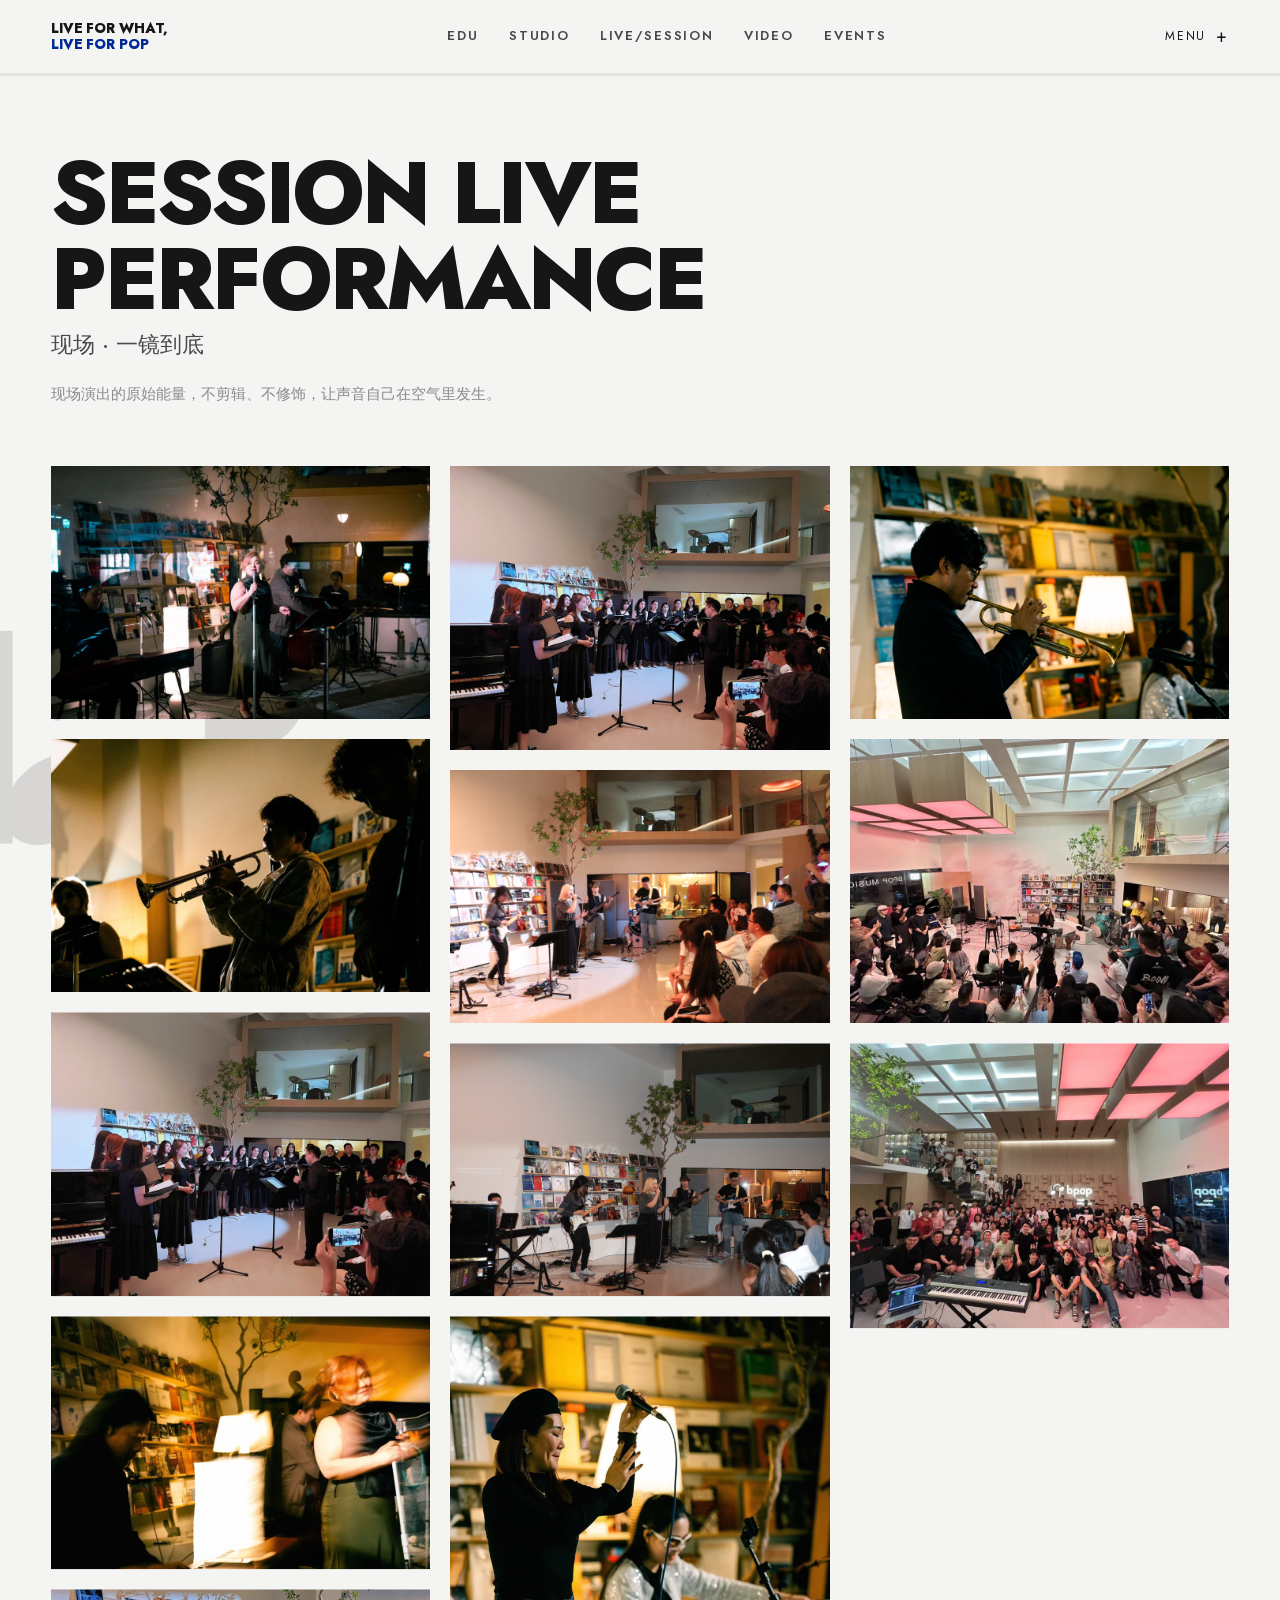
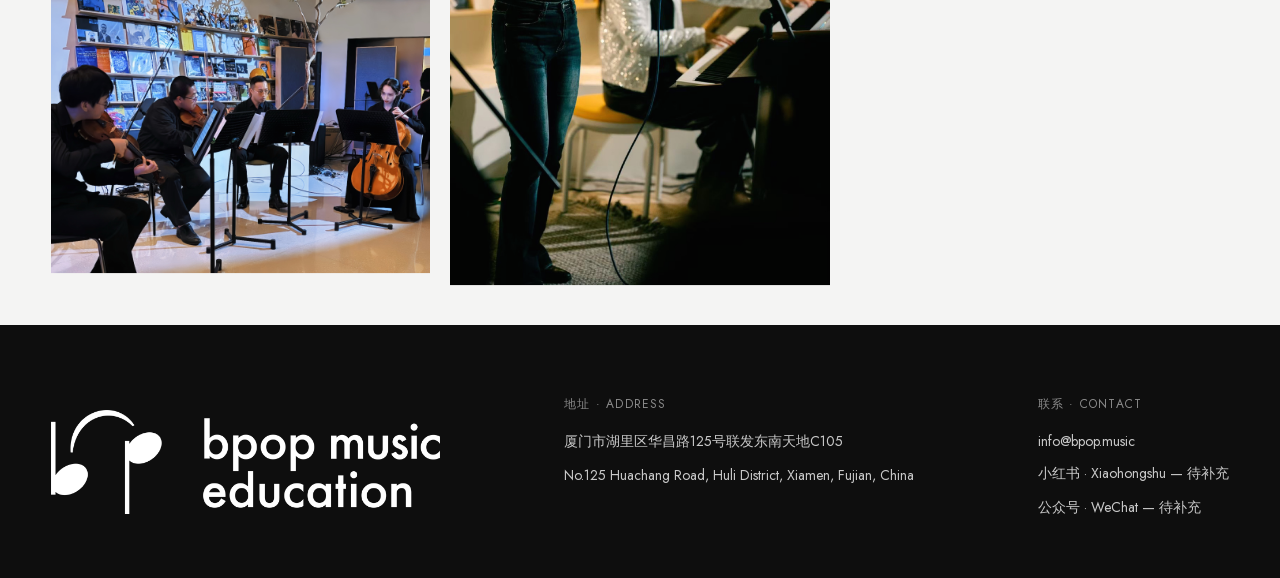
<file: live-performance.html>
<!DOCTYPE html><html lang="zh-CN" class="jost_617277dd-module__HOFkIG__variable"><head><meta charSet="utf-8"/><meta name="viewport" content="width=device-width, initial-scale=1"/><link rel="preload" href="/_next/static/media/81cef6a21128489e-s.p.2csanl8cs02r-.woff2" as="font" crossorigin="" type="font/woff2"/><link rel="preload" as="image" href="/images/education/01.jpg"/><link rel="preload" as="image" href="/images/music-dance/01.JPG"/><link rel="preload" as="image" href="/images/rehearsal/01.JPG"/><link rel="preload" as="image" href="/images/live/01.JPG"/><link rel="preload" as="image" href="/images/studio/01.jpg"/><link rel="preload" href="/note-mark.png" as="image"/><link rel="preload" href="/logo-white.png" as="image"/><link rel="stylesheet" href="/_next/static/chunks/21zr3-ppwa_h0.css" data-precedence="next"/><link rel="preload" as="script" fetchPriority="low" href="/_next/static/chunks/1u5zan5bs9a7v.js"/><script src="/_next/static/chunks/0s8w3af4l-q85.js" async=""></script><script src="/_next/static/chunks/27t_qfc-3_lzs.js" async=""></script><script src="/_next/static/chunks/turbopack-3fa73xrcs9ab-.js" async=""></script><script src="/_next/static/chunks/0h2qsuyze9ds1.js" async=""></script><script src="/_next/static/chunks/2bqzkbl3vegn9.js" async=""></script><script src="/_next/static/chunks/2y3-s1oajo04k.js" async=""></script><title>Session Live Performance — BPOP Music Education</title><meta name="description" content="BPOP Music Education 音乐教育 · 现场 · 录音 · 工作坊与大师课，坐标厦门。"/><link rel="icon" href="/favicon.ico?favicon.2vob68tjqpejf.ico" sizes="256x256" type="image/x-icon"/><meta name="next-size-adjust" content=""/><script src="/_next/static/chunks/0cz1d0mv5g_q7.js" noModule=""></script></head><body><div hidden=""><!--$--><!--/$--></div><header><div class="navbar"><div class="nav"><a class="wordmark" href="/">LIVE FOR WHAT,<br/><span class="wm-accent">LIVE FOR POP</span></a><div class="nav-tabs"><a class="tab " href="/education">EDU</a><a class="tab " href="/studio">STUDIO</a><a class="tab " href="/live-performance">LIVE/SESSION</a><a class="tab " href="/video">VIDEO</a><a class="tab " href="/events">EVENTS</a></div><button class="menu-btn" aria-expanded="false">MENU <span class="plus ">+</span></button></div></div><div class="dd "></div><div class="menu-panel "><div class="menu-panel-inner"><a class="menu-item" href="/education"><span class="menu-thumb"><img src="/images/education/01.jpg" alt="Education and Workshop"/></span><span class="menu-text"><span class="menu-en">Education and Workshop</span><span class="menu-zh">工作坊与大师课</span></span><span class="menu-arrow">→</span></a><a class="menu-item" href="/music-dance"><span class="menu-thumb"><img src="/images/music-dance/01.JPG" alt="Music and Dance"/></span><span class="menu-text"><span class="menu-en">Music and Dance</span><span class="menu-zh">舞池与现场活动</span></span><span class="menu-arrow">→</span></a><a class="menu-item" href="/rehearsal"><span class="menu-thumb"><img src="/images/rehearsal/01.JPG" alt="Rehearsal"/></span><span class="menu-text"><span class="menu-en">Rehearsal</span><span class="menu-zh">排练</span></span><span class="menu-arrow">→</span></a><a class="menu-item" href="/live-performance"><span class="menu-thumb"><img src="/images/live/01.JPG" alt="Session Live Performance"/></span><span class="menu-text"><span class="menu-en">Session Live Performance</span><span class="menu-zh">现场演出</span></span><span class="menu-arrow">→</span></a><a class="menu-item" href="/studio-recording"><span class="menu-thumb"><img src="/images/studio/01.jpg" alt="Studio Live and Recording"/></span><span class="menu-text"><span class="menu-en">Studio Live and Recording</span><span class="menu-zh">录音棚</span></span><span class="menu-arrow">→</span></a></div></div></header><main><div style="opacity:1"><div class="page"><img src="/note-mark.png" alt="" aria-hidden="true" class="wm"/><div class="page-content"><div class="page-head"><h1 class="disp">Session Live Performance<span class="zh">现场 · 一镜到底</span></h1><p class="desc">现场演出的原始能量，不剪辑、不修饰，让声音自己在空气里发生。</p></div><div class="gallery-wrap"><div class="gallery"><figure class="item" style="opacity:0"><img src="/images/live/01.JPG" alt="Session Live Performance 1" loading="lazy"/></figure><figure class="item" style="opacity:0"><img src="/images/live/02.JPG" alt="Session Live Performance 2" loading="lazy"/></figure><figure class="item" style="opacity:0"><img src="/images/live/03.JPG" alt="Session Live Performance 3" loading="lazy"/></figure><figure class="item" style="opacity:0"><img src="/images/live/04.JPG" alt="Session Live Performance 4" loading="lazy"/></figure><figure class="item" style="opacity:0"><img src="/images/live/05.JPG" alt="Session Live Performance 5" loading="lazy"/></figure><figure class="item" style="opacity:0"><img src="/images/live/06.JPG" alt="Session Live Performance 6" loading="lazy"/></figure><figure class="item" style="opacity:0"><img src="/images/live/07.JPG" alt="Session Live Performance 7" loading="lazy"/></figure><figure class="item" style="opacity:0"><img src="/images/live/08.JPG" alt="Session Live Performance 8" loading="lazy"/></figure><figure class="item" style="opacity:0"><img src="/images/live/09.JPG" alt="Session Live Performance 9" loading="lazy"/></figure><figure class="item" style="opacity:0"><img src="/images/live/10.JPG" alt="Session Live Performance 10" loading="lazy"/></figure><figure class="item" style="opacity:0"><img src="/images/live/11.JPG" alt="Session Live Performance 11" loading="lazy"/></figure><figure class="item" style="opacity:0"><img src="/images/live/12.JPG" alt="Session Live Performance 12" loading="lazy"/></figure></div></div></div></div><!--$--><!--/$--></div></main><footer><div class="foot"><div class="foot-brand"><img src="/logo-white.png" alt="BPOP Music Education"/></div><div class="col"><h5>地址 · Address</h5><p>厦门市湖里区华昌路125号联发东南天地C105</p><p>No.125 Huachang Road, Huli District, Xiamen, Fujian, China</p></div><div class="col"><h5>联系 · Contact</h5><a href="mailto:info@bpop.music">info@bpop.music</a><p>小红书 · Xiaohongshu — 待补充</p><p>公众号 · WeChat — 待补充</p></div></div></footer><script src="/_next/static/chunks/1u5zan5bs9a7v.js" id="_R_" async=""></script><script>(self.__next_f=self.__next_f||[]).push([0])</script><script>self.__next_f.push([1,"1:\"$Sreact.fragment\"\n2:I[42724,[\"/_next/static/chunks/0h2qsuyze9ds1.js\",\"/_next/static/chunks/2bqzkbl3vegn9.js\"],\"default\"]\n3:I[66357,[\"/_next/static/chunks/0h2qsuyze9ds1.js\",\"/_next/static/chunks/2bqzkbl3vegn9.js\"],\"default\"]\n4:I[39756,[\"/_next/static/chunks/0h2qsuyze9ds1.js\",\"/_next/static/chunks/2bqzkbl3vegn9.js\"],\"default\"]\n5:I[37457,[\"/_next/static/chunks/0h2qsuyze9ds1.js\",\"/_next/static/chunks/2bqzkbl3vegn9.js\"],\"default\"]\n6:I[47604,[\"/_next/static/chunks/0h2qsuyze9ds1.js\",\"/_next/static/chunks/2bqzkbl3vegn9.js\",\"/_next/static/chunks/2y3-s1oajo04k.js\"],\"default\"]\n7:I[97367,[\"/_next/static/chunks/0h2qsuyze9ds1.js\",\"/_next/static/chunks/2bqzkbl3vegn9.js\"],\"OutletBoundary\"]\n8:\"$Sreact.suspense\"\nb:I[97367,[\"/_next/static/chunks/0h2qsuyze9ds1.js\",\"/_next/static/chunks/2bqzkbl3vegn9.js\"],\"ViewportBoundary\"]\nd:I[97367,[\"/_next/static/chunks/0h2qsuyze9ds1.js\",\"/_next/static/chunks/2bqzkbl3vegn9.js\"],\"MetadataBoundary\"]\nf:I[68027,[\"/_next/static/chunks/0h2qsuyze9ds1.js\",\"/_next/static/chunks/2bqzkbl3vegn9.js\"],\"default\",1]\n:HL[\"/_next/static/chunks/21zr3-ppwa_h0.css\",\"style\"]\n:HL[\"/_next/static/media/81cef6a21128489e-s.p.2csanl8cs02r-.woff2\",\"font\",{\"crossOrigin\":\"\",\"type\":\"font/woff2\"}]\n:HL[\"/logo-white.png\",\"image\"]\n:HL[\"/note-mark.png\",\"image\"]\na:X\n0:{\"P\":null,\"c\":[\"\",\"live-performance\"],\"q\":\"\",\"i\":false,\"f\":[[[\"\",{\"children\":[\"live-performance\",{\"children\":[\"__PAGE__\",{},\"$undefined\",\"$undefined\",4608]},\"$undefined\",\"$undefined\",4608]},\"$undefined\",\"$undefined\",4624],[[\"$\",\"$1\",\"c\",{\"children\":[[[\"$\",\"link\",\"0\",{\"rel\":\"stylesheet\",\"href\":\"/_next/static/chunks/21zr3-ppwa_h0.css\",\"precedence\":\"next\",\"crossOrigin\":\"$undefined\",\"nonce\":\"$undefined\"}],[\"$\",\"script\",\"script-0\",{\"src\":\"/_next/static/chunks/0h2qsuyze9ds1.js\",\"async\":true,\"nonce\":\"$undefined\"}],[\"$\",\"script\",\"script-1\",{\"src\":\"/_next/static/chunks/2bqzkbl3vegn9.js\",\"async\":true,\"nonce\":\"$undefined\"}]],[\"$\",\"html\",null,{\"lang\":\"zh-CN\",\"className\":\"jost_617277dd-module__HOFkIG__variable\",\"children\":[\"$\",\"body\",null,{\"children\":[[\"$\",\"$L2\",null,{\"covers\":[\"/images/education/01.jpg\",\"/images/music-dance/01.JPG\",\"/images/rehearsal/01.JPG\",\"/images/live/01.JPG\",\"/images/studio/01.jpg\"]}],[\"$\",\"main\",null,{\"children\":[\"$\",\"$L3\",null,{\"children\":[\"$\",\"$L4\",null,{\"parallelRouterKey\":\"children\",\"error\":\"$undefined\",\"errorStyles\":\"$undefined\",\"errorScripts\":\"$undefined\",\"template\":[\"$\",\"$L5\",null,{}],\"templateStyles\":\"$undefined\",\"templateScripts\":\"$undefined\",\"notFound\":[[[\"$\",\"title\",null,{\"children\":\"404: This page could not be found.\"}],[\"$\",\"div\",null,{\"style\":{\"fontFamily\":\"system-ui,\\\"Segoe UI\\\",Roboto,Helvetica,Arial,sans-serif,\\\"Apple Color Emoji\\\",\\\"Segoe UI Emoji\\\"\",\"height\":\"100vh\",\"textAlign\":\"center\",\"display\":\"flex\",\"flexDirection\":\"column\",\"alignItems\":\"center\",\"justifyContent\":\"center\"},\"children\":[\"$\",\"div\",null,{\"children\":[[\"$\",\"style\",null,{\"dangerouslySetInnerHTML\":{\"__html\":\"body{color:#000;background:#fff;margin:0}.next-error-h1{border-right:1px solid rgba(0,0,0,.3)}@media (prefers-color-scheme:dark){body{color:#fff;background:#000}.next-error-h1{border-right:1px solid rgba(255,255,255,.3)}}\"}}],[\"$\",\"h1\",null,{\"className\":\"next-error-h1\",\"style\":{\"display\":\"inline-block\",\"margin\":\"0 20px 0 0\",\"padding\":\"0 23px 0 0\",\"fontSize\":24,\"fontWeight\":500,\"verticalAlign\":\"top\",\"lineHeight\":\"49px\"},\"children\":404}],[\"$\",\"div\",null,{\"style\":{\"display\":\"inline-block\"},\"children\":[\"$\",\"h2\",null,{\"style\":{\"fontSize\":14,\"fontWeight\":400,\"lineHeight\":\"49px\",\"margin\":0},\"children\":\"This page could not be found.\"}]}]]}]}]],[]],\"forbidden\":\"$undefined\",\"unauthorized\":\"$undefined\"}]}]}],[\"$\",\"footer\",null,{\"children\":[\"$\",\"div\",null,{\"className\":\"foot\",\"children\":[[\"$\",\"div\",null,{\"className\":\"foot-brand\",\"children\":[\"$\",\"img\",null,{\"src\":\"/logo-white.png\",\"alt\":\"BPOP Music Education\"}]}],[\"$\",\"div\",null,{\"className\":\"col\",\"children\":[[\"$\",\"h5\",null,{\"children\":\"地址 · Address\"}],[\"$\",\"p\",null,{\"children\":\"厦门市湖里区华昌路125号联发东南天地C105\"}],[\"$\",\"p\",null,{\"children\":\"No.125 Huachang Road, Huli District, Xiamen, Fujian, China\"}]]}],[\"$\",\"div\",null,{\"className\":\"col\",\"children\":[[\"$\",\"h5\",null,{\"children\":\"联系 · Contact\"}],[\"$\",\"a\",null,{\"href\":\"mailto:info@bpop.music\",\"children\":\"info@bpop.music\"}],[\"$\",\"p\",null,{\"children\":\"小红书 · Xiaohongshu — 待补充\"}],[\"$\",\"p\",null,{\"children\":\"公众号 · WeChat — 待补充\"}]]}]]}]}]]}]}]]}],{\"children\":[[\"$\",\"$1\",\"c\",{\"children\":[null,[\"$\",\"$L4\",null,{\"parallelRouterKey\":\"children\",\"error\":\"$undefined\",\"errorStyles\":\"$undefined\",\"errorScripts\":\"$undefined\",\"template\":[\"$\",\"$L5\",null,{}],\"templateStyles\":\"$undefined\",\"templateScripts\":\"$undefined\",\"notFound\":\"$undefined\",\"forbidden\":\"$undefined\",\"unauthorized\":\"$undefined\"}]]}],{\"children\":[[\"$\",\"$1\",\"c\",{\"children\":[[\"$\",\"div\",null,{\"className\":\"page\",\"children\":[[\"$\",\"img\",null,{\"src\":\"/note-mark.png\",\"alt\":\"\",\"aria-hidden\":\"true\",\"className\":\"wm\"}],[\"$\",\"div\",null,{\"className\":\"page-content\",\"children\":[[\"$\",\"div\",null,{\"className\":\"page-head\",\"children\":[[\"$\",\"h1\",null,{\"className\":\"disp\",\"children\":[\"Session Live Performance\",[\"$\",\"span\",null,{\"className\":\"zh\",\"children\":\"现场 · 一镜到底\"}]]}],[\"$\",\"p\",null,{\"className\":\"desc\",\"children\":\"现场演出的原始能量，不剪辑、不修饰，让声音自己在空气里发生。\"}]]}],[\"$\",\"div\",null,{\"className\":\"gallery-wrap\",\"children\":[\"$\",\"$L6\",null,{\"images\":[\"01.JPG\",\"02.JPG\",\"03.JPG\",\"04.JPG\",\"05.JPG\",\"06.JPG\",\"07.JPG\",\"08.JPG\",\"09.JPG\",\"10.JPG\",\"11.JPG\",\"12.JPG\"],\"dir\":\"live\",\"title\":\"Session Live Performance\"}]}]]}]]}],[[\"$\",\"script\",\"script-0\",{\"src\":\"/_next/static/chunks/2y3-s1oajo04k.js\",\"async\":true,\"nonce\":\"$undefined\"}]],[\"$\",\"$L7\",null,{\"children\":[\"$\",\"$8\",null,{\"name\":\"Next.MetadataOutlet\",\"children\":\"$@9\"}]}]]}],{},null,false,null]},null,false,\"$a\"]},null,false,null],[\"$\",\"$1\",\"h\",{\"children\":[null,[\"$\",\"$Lb\",null,{\"children\":\"$Lc\"}],[\"$\",\"div\",null,{\"hidden\":true,\"children\":[\"$\",\"$Ld\",null,{\"children\":[\"$\",\"$8\",null,{\"name\":\"Next.Metadata\",\"children\":\"$Le\"}]}]}],[\"$\",\"meta\",null,{\"name\":\"next-size-adjust\",\"content\":\"\"}]]}],false]],\"m\":\"$undefined\",\"G\":[\"$f\",[[\"$\",\"link\",\"0\",{\"rel\":\"stylesheet\",\"href\":\"/_next/static/chunks/21zr3-ppwa_h0.css\",\"precedence\":\"next\",\"crossOrigin\":\"$undefined\",\"nonce\":\"$undefined\"}]]],\"S\":true,\"h\":null,\"r\":\"$undefined\",\"s\":\"$undefined\",\"a\":\"$undefined\",\"l\":\"$undefined\",\"p\":\"$undefined\",\"d\":\"$undefined\",\"b\":\"nFUPjNQMLJqi9bea44sI0\"}\na:C\nc:[[\"$\",\"meta\",\"0\",{\"charSet\":\"utf-8\"}],[\"$\",\"meta\",\"1\",{\"name\":\"viewport\",\"content\":\"width=device-width, initial-scale=1\"}]]\n10:I[27201,[\"/_next/static/chunks/0h2qsuyze9ds1.js\",\"/_next/static/chunks/2bqzkbl3vegn9.js\"],\"IconMark\"]\n9:null\ne:[[\"$\",\"title\",\"0\",{\"children\":\"Session Live Performance — BPOP Music Education\"}],[\"$\",\"meta\",\"1\",{\"name\":\"description\",\"content\":\"BPOP Music Education 音乐教育 · 现场 · 录音 · 工作坊与大师课，坐标厦门。\"}],[\"$\",\"link\",\"2\",{\"rel\":\"icon\",\"href\":\"/favicon.ico?favicon.2vob68tjqpejf.ico\",\"sizes\":\"256x256\",\"type\":\"image/x-icon\"}],[\"$\",\"$L10\",\"3\",{}]]\n"])</script></body></html>
</file>
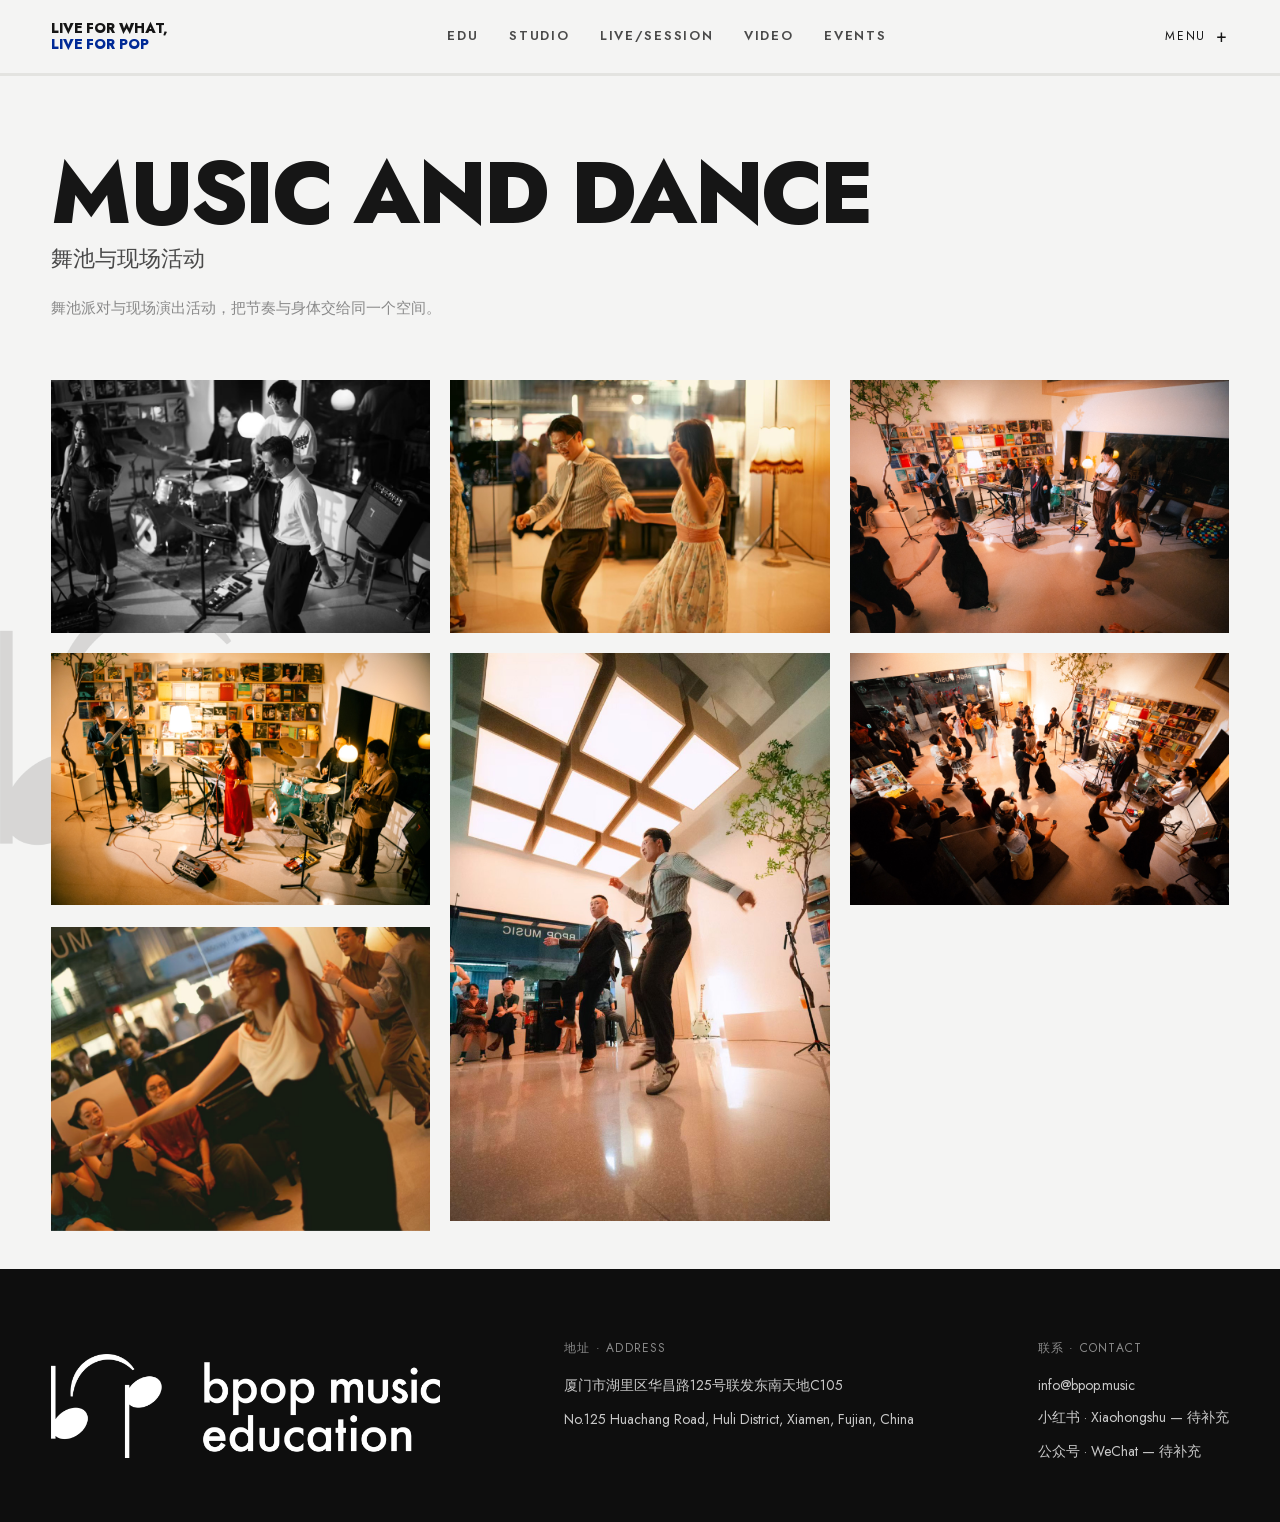
<file: music-dance.html>
<!DOCTYPE html><html lang="zh-CN" class="jost_617277dd-module__HOFkIG__variable"><head><meta charSet="utf-8"/><meta name="viewport" content="width=device-width, initial-scale=1"/><link rel="preload" href="/_next/static/media/81cef6a21128489e-s.p.2csanl8cs02r-.woff2" as="font" crossorigin="" type="font/woff2"/><link rel="preload" as="image" href="/images/education/01.jpg"/><link rel="preload" as="image" href="/images/music-dance/01.JPG"/><link rel="preload" as="image" href="/images/rehearsal/01.JPG"/><link rel="preload" as="image" href="/images/live/01.JPG"/><link rel="preload" as="image" href="/images/studio/01.jpg"/><link rel="preload" href="/note-mark.png" as="image"/><link rel="preload" href="/logo-white.png" as="image"/><link rel="stylesheet" href="/_next/static/chunks/21zr3-ppwa_h0.css" data-precedence="next"/><link rel="preload" as="script" fetchPriority="low" href="/_next/static/chunks/1u5zan5bs9a7v.js"/><script src="/_next/static/chunks/0s8w3af4l-q85.js" async=""></script><script src="/_next/static/chunks/27t_qfc-3_lzs.js" async=""></script><script src="/_next/static/chunks/turbopack-3fa73xrcs9ab-.js" async=""></script><script src="/_next/static/chunks/0h2qsuyze9ds1.js" async=""></script><script src="/_next/static/chunks/2bqzkbl3vegn9.js" async=""></script><script src="/_next/static/chunks/2y3-s1oajo04k.js" async=""></script><title>Music &amp; Dance — BPOP Music Education</title><meta name="description" content="BPOP Music Education 音乐教育 · 现场 · 录音 · 工作坊与大师课，坐标厦门。"/><link rel="icon" href="/favicon.ico?favicon.2vob68tjqpejf.ico" sizes="256x256" type="image/x-icon"/><meta name="next-size-adjust" content=""/><script src="/_next/static/chunks/0cz1d0mv5g_q7.js" noModule=""></script></head><body><div hidden=""><!--$--><!--/$--></div><header><div class="navbar"><div class="nav"><a class="wordmark" href="/">LIVE FOR WHAT,<br/><span class="wm-accent">LIVE FOR POP</span></a><div class="nav-tabs"><a class="tab " href="/education">EDU</a><a class="tab " href="/studio">STUDIO</a><a class="tab " href="/live-performance">LIVE/SESSION</a><a class="tab " href="/video">VIDEO</a><a class="tab " href="/events">EVENTS</a></div><button class="menu-btn" aria-expanded="false">MENU <span class="plus ">+</span></button></div></div><div class="dd "></div><div class="menu-panel "><div class="menu-panel-inner"><a class="menu-item" href="/education"><span class="menu-thumb"><img src="/images/education/01.jpg" alt="Education and Workshop"/></span><span class="menu-text"><span class="menu-en">Education and Workshop</span><span class="menu-zh">工作坊与大师课</span></span><span class="menu-arrow">→</span></a><a class="menu-item" href="/music-dance"><span class="menu-thumb"><img src="/images/music-dance/01.JPG" alt="Music and Dance"/></span><span class="menu-text"><span class="menu-en">Music and Dance</span><span class="menu-zh">舞池与现场活动</span></span><span class="menu-arrow">→</span></a><a class="menu-item" href="/rehearsal"><span class="menu-thumb"><img src="/images/rehearsal/01.JPG" alt="Rehearsal"/></span><span class="menu-text"><span class="menu-en">Rehearsal</span><span class="menu-zh">排练</span></span><span class="menu-arrow">→</span></a><a class="menu-item" href="/live-performance"><span class="menu-thumb"><img src="/images/live/01.JPG" alt="Session Live Performance"/></span><span class="menu-text"><span class="menu-en">Session Live Performance</span><span class="menu-zh">现场演出</span></span><span class="menu-arrow">→</span></a><a class="menu-item" href="/studio-recording"><span class="menu-thumb"><img src="/images/studio/01.jpg" alt="Studio Live and Recording"/></span><span class="menu-text"><span class="menu-en">Studio Live and Recording</span><span class="menu-zh">录音棚</span></span><span class="menu-arrow">→</span></a></div></div></header><main><div style="opacity:1"><div class="page"><img src="/note-mark.png" alt="" aria-hidden="true" class="wm"/><div class="page-content"><div class="page-head"><h1 class="disp">Music and Dance<span class="zh">舞池与现场活动</span></h1><p class="desc">舞池派对与现场演出活动，把节奏与身体交给同一个空间。</p></div><div class="gallery-wrap"><div class="gallery"><figure class="item" style="opacity:0"><img src="/images/music-dance/01.JPG" alt="Music and Dance 1" loading="lazy"/></figure><figure class="item" style="opacity:0"><img src="/images/music-dance/02.JPG" alt="Music and Dance 2" loading="lazy"/></figure><figure class="item" style="opacity:0"><img src="/images/music-dance/03.JPG" alt="Music and Dance 3" loading="lazy"/></figure><figure class="item" style="opacity:0"><img src="/images/music-dance/04.JPG" alt="Music and Dance 4" loading="lazy"/></figure><figure class="item" style="opacity:0"><img src="/images/music-dance/05.JPG" alt="Music and Dance 5" loading="lazy"/></figure><figure class="item" style="opacity:0"><img src="/images/music-dance/06.JPG" alt="Music and Dance 6" loading="lazy"/></figure><figure class="item" style="opacity:0"><img src="/images/music-dance/07.JPG" alt="Music and Dance 7" loading="lazy"/></figure></div></div></div></div><!--$--><!--/$--></div></main><footer><div class="foot"><div class="foot-brand"><img src="/logo-white.png" alt="BPOP Music Education"/></div><div class="col"><h5>地址 · Address</h5><p>厦门市湖里区华昌路125号联发东南天地C105</p><p>No.125 Huachang Road, Huli District, Xiamen, Fujian, China</p></div><div class="col"><h5>联系 · Contact</h5><a href="mailto:info@bpop.music">info@bpop.music</a><p>小红书 · Xiaohongshu — 待补充</p><p>公众号 · WeChat — 待补充</p></div></div></footer><script src="/_next/static/chunks/1u5zan5bs9a7v.js" id="_R_" async=""></script><script>(self.__next_f=self.__next_f||[]).push([0])</script><script>self.__next_f.push([1,"1:\"$Sreact.fragment\"\n2:I[42724,[\"/_next/static/chunks/0h2qsuyze9ds1.js\",\"/_next/static/chunks/2bqzkbl3vegn9.js\"],\"default\"]\n3:I[66357,[\"/_next/static/chunks/0h2qsuyze9ds1.js\",\"/_next/static/chunks/2bqzkbl3vegn9.js\"],\"default\"]\n4:I[39756,[\"/_next/static/chunks/0h2qsuyze9ds1.js\",\"/_next/static/chunks/2bqzkbl3vegn9.js\"],\"default\"]\n5:I[37457,[\"/_next/static/chunks/0h2qsuyze9ds1.js\",\"/_next/static/chunks/2bqzkbl3vegn9.js\"],\"default\"]\n6:I[47604,[\"/_next/static/chunks/0h2qsuyze9ds1.js\",\"/_next/static/chunks/2bqzkbl3vegn9.js\",\"/_next/static/chunks/2y3-s1oajo04k.js\"],\"default\"]\n7:I[97367,[\"/_next/static/chunks/0h2qsuyze9ds1.js\",\"/_next/static/chunks/2bqzkbl3vegn9.js\"],\"OutletBoundary\"]\n8:\"$Sreact.suspense\"\nb:I[97367,[\"/_next/static/chunks/0h2qsuyze9ds1.js\",\"/_next/static/chunks/2bqzkbl3vegn9.js\"],\"ViewportBoundary\"]\nd:I[97367,[\"/_next/static/chunks/0h2qsuyze9ds1.js\",\"/_next/static/chunks/2bqzkbl3vegn9.js\"],\"MetadataBoundary\"]\nf:I[68027,[\"/_next/static/chunks/0h2qsuyze9ds1.js\",\"/_next/static/chunks/2bqzkbl3vegn9.js\"],\"default\",1]\n:HL[\"/_next/static/chunks/21zr3-ppwa_h0.css\",\"style\"]\n:HL[\"/_next/static/media/81cef6a21128489e-s.p.2csanl8cs02r-.woff2\",\"font\",{\"crossOrigin\":\"\",\"type\":\"font/woff2\"}]\n:HL[\"/logo-white.png\",\"image\"]\n:HL[\"/note-mark.png\",\"image\"]\na:X\n0:{\"P\":null,\"c\":[\"\",\"music-dance\"],\"q\":\"\",\"i\":false,\"f\":[[[\"\",{\"children\":[\"music-dance\",{\"children\":[\"__PAGE__\",{},\"$undefined\",\"$undefined\",4608]},\"$undefined\",\"$undefined\",4608]},\"$undefined\",\"$undefined\",4624],[[\"$\",\"$1\",\"c\",{\"children\":[[[\"$\",\"link\",\"0\",{\"rel\":\"stylesheet\",\"href\":\"/_next/static/chunks/21zr3-ppwa_h0.css\",\"precedence\":\"next\",\"crossOrigin\":\"$undefined\",\"nonce\":\"$undefined\"}],[\"$\",\"script\",\"script-0\",{\"src\":\"/_next/static/chunks/0h2qsuyze9ds1.js\",\"async\":true,\"nonce\":\"$undefined\"}],[\"$\",\"script\",\"script-1\",{\"src\":\"/_next/static/chunks/2bqzkbl3vegn9.js\",\"async\":true,\"nonce\":\"$undefined\"}]],[\"$\",\"html\",null,{\"lang\":\"zh-CN\",\"className\":\"jost_617277dd-module__HOFkIG__variable\",\"children\":[\"$\",\"body\",null,{\"children\":[[\"$\",\"$L2\",null,{\"covers\":[\"/images/education/01.jpg\",\"/images/music-dance/01.JPG\",\"/images/rehearsal/01.JPG\",\"/images/live/01.JPG\",\"/images/studio/01.jpg\"]}],[\"$\",\"main\",null,{\"children\":[\"$\",\"$L3\",null,{\"children\":[\"$\",\"$L4\",null,{\"parallelRouterKey\":\"children\",\"error\":\"$undefined\",\"errorStyles\":\"$undefined\",\"errorScripts\":\"$undefined\",\"template\":[\"$\",\"$L5\",null,{}],\"templateStyles\":\"$undefined\",\"templateScripts\":\"$undefined\",\"notFound\":[[[\"$\",\"title\",null,{\"children\":\"404: This page could not be found.\"}],[\"$\",\"div\",null,{\"style\":{\"fontFamily\":\"system-ui,\\\"Segoe UI\\\",Roboto,Helvetica,Arial,sans-serif,\\\"Apple Color Emoji\\\",\\\"Segoe UI Emoji\\\"\",\"height\":\"100vh\",\"textAlign\":\"center\",\"display\":\"flex\",\"flexDirection\":\"column\",\"alignItems\":\"center\",\"justifyContent\":\"center\"},\"children\":[\"$\",\"div\",null,{\"children\":[[\"$\",\"style\",null,{\"dangerouslySetInnerHTML\":{\"__html\":\"body{color:#000;background:#fff;margin:0}.next-error-h1{border-right:1px solid rgba(0,0,0,.3)}@media (prefers-color-scheme:dark){body{color:#fff;background:#000}.next-error-h1{border-right:1px solid rgba(255,255,255,.3)}}\"}}],[\"$\",\"h1\",null,{\"className\":\"next-error-h1\",\"style\":{\"display\":\"inline-block\",\"margin\":\"0 20px 0 0\",\"padding\":\"0 23px 0 0\",\"fontSize\":24,\"fontWeight\":500,\"verticalAlign\":\"top\",\"lineHeight\":\"49px\"},\"children\":404}],[\"$\",\"div\",null,{\"style\":{\"display\":\"inline-block\"},\"children\":[\"$\",\"h2\",null,{\"style\":{\"fontSize\":14,\"fontWeight\":400,\"lineHeight\":\"49px\",\"margin\":0},\"children\":\"This page could not be found.\"}]}]]}]}]],[]],\"forbidden\":\"$undefined\",\"unauthorized\":\"$undefined\"}]}]}],[\"$\",\"footer\",null,{\"children\":[\"$\",\"div\",null,{\"className\":\"foot\",\"children\":[[\"$\",\"div\",null,{\"className\":\"foot-brand\",\"children\":[\"$\",\"img\",null,{\"src\":\"/logo-white.png\",\"alt\":\"BPOP Music Education\"}]}],[\"$\",\"div\",null,{\"className\":\"col\",\"children\":[[\"$\",\"h5\",null,{\"children\":\"地址 · Address\"}],[\"$\",\"p\",null,{\"children\":\"厦门市湖里区华昌路125号联发东南天地C105\"}],[\"$\",\"p\",null,{\"children\":\"No.125 Huachang Road, Huli District, Xiamen, Fujian, China\"}]]}],[\"$\",\"div\",null,{\"className\":\"col\",\"children\":[[\"$\",\"h5\",null,{\"children\":\"联系 · Contact\"}],[\"$\",\"a\",null,{\"href\":\"mailto:info@bpop.music\",\"children\":\"info@bpop.music\"}],[\"$\",\"p\",null,{\"children\":\"小红书 · Xiaohongshu — 待补充\"}],[\"$\",\"p\",null,{\"children\":\"公众号 · WeChat — 待补充\"}]]}]]}]}]]}]}]]}],{\"children\":[[\"$\",\"$1\",\"c\",{\"children\":[null,[\"$\",\"$L4\",null,{\"parallelRouterKey\":\"children\",\"error\":\"$undefined\",\"errorStyles\":\"$undefined\",\"errorScripts\":\"$undefined\",\"template\":[\"$\",\"$L5\",null,{}],\"templateStyles\":\"$undefined\",\"templateScripts\":\"$undefined\",\"notFound\":\"$undefined\",\"forbidden\":\"$undefined\",\"unauthorized\":\"$undefined\"}]]}],{\"children\":[[\"$\",\"$1\",\"c\",{\"children\":[[\"$\",\"div\",null,{\"className\":\"page\",\"children\":[[\"$\",\"img\",null,{\"src\":\"/note-mark.png\",\"alt\":\"\",\"aria-hidden\":\"true\",\"className\":\"wm\"}],[\"$\",\"div\",null,{\"className\":\"page-content\",\"children\":[[\"$\",\"div\",null,{\"className\":\"page-head\",\"children\":[[\"$\",\"h1\",null,{\"className\":\"disp\",\"children\":[\"Music and Dance\",[\"$\",\"span\",null,{\"className\":\"zh\",\"children\":\"舞池与现场活动\"}]]}],[\"$\",\"p\",null,{\"className\":\"desc\",\"children\":\"舞池派对与现场演出活动，把节奏与身体交给同一个空间。\"}]]}],[\"$\",\"div\",null,{\"className\":\"gallery-wrap\",\"children\":[\"$\",\"$L6\",null,{\"images\":[\"01.JPG\",\"02.JPG\",\"03.JPG\",\"04.JPG\",\"05.JPG\",\"06.JPG\",\"07.JPG\"],\"dir\":\"music-dance\",\"title\":\"Music and Dance\"}]}]]}]]}],[[\"$\",\"script\",\"script-0\",{\"src\":\"/_next/static/chunks/2y3-s1oajo04k.js\",\"async\":true,\"nonce\":\"$undefined\"}]],[\"$\",\"$L7\",null,{\"children\":[\"$\",\"$8\",null,{\"name\":\"Next.MetadataOutlet\",\"children\":\"$@9\"}]}]]}],{},null,false,null]},null,false,\"$a\"]},null,false,null],[\"$\",\"$1\",\"h\",{\"children\":[null,[\"$\",\"$Lb\",null,{\"children\":\"$Lc\"}],[\"$\",\"div\",null,{\"hidden\":true,\"children\":[\"$\",\"$Ld\",null,{\"children\":[\"$\",\"$8\",null,{\"name\":\"Next.Metadata\",\"children\":\"$Le\"}]}]}],[\"$\",\"meta\",null,{\"name\":\"next-size-adjust\",\"content\":\"\"}]]}],false]],\"m\":\"$undefined\",\"G\":[\"$f\",[[\"$\",\"link\",\"0\",{\"rel\":\"stylesheet\",\"href\":\"/_next/static/chunks/21zr3-ppwa_h0.css\",\"precedence\":\"next\",\"crossOrigin\":\"$undefined\",\"nonce\":\"$undefined\"}]]],\"S\":true,\"h\":null,\"r\":\"$undefined\",\"s\":\"$undefined\",\"a\":\"$undefined\",\"l\":\"$undefined\",\"p\":\"$undefined\",\"d\":\"$undefined\",\"b\":\"nFUPjNQMLJqi9bea44sI0\"}\na:C\nc:[[\"$\",\"meta\",\"0\",{\"charSet\":\"utf-8\"}],[\"$\",\"meta\",\"1\",{\"name\":\"viewport\",\"content\":\"width=device-width, initial-scale=1\"}]]\n10:I[27201,[\"/_next/static/chunks/0h2qsuyze9ds1.js\",\"/_next/static/chunks/2bqzkbl3vegn9.js\"],\"IconMark\"]\n9:null\ne:[[\"$\",\"title\",\"0\",{\"children\":\"Music \u0026 Dance — BPOP Music Education\"}],[\"$\",\"meta\",\"1\",{\"name\":\"description\",\"content\":\"BPOP Music Education 音乐教育 · 现场 · 录音 · 工作坊与大师课，坐标厦门。\"}],[\"$\",\"link\",\"2\",{\"rel\":\"icon\",\"href\":\"/favicon.ico?favicon.2vob68tjqpejf.ico\",\"sizes\":\"256x256\",\"type\":\"image/x-icon\"}],[\"$\",\"$L10\",\"3\",{}]]\n"])</script></body></html>
</file>
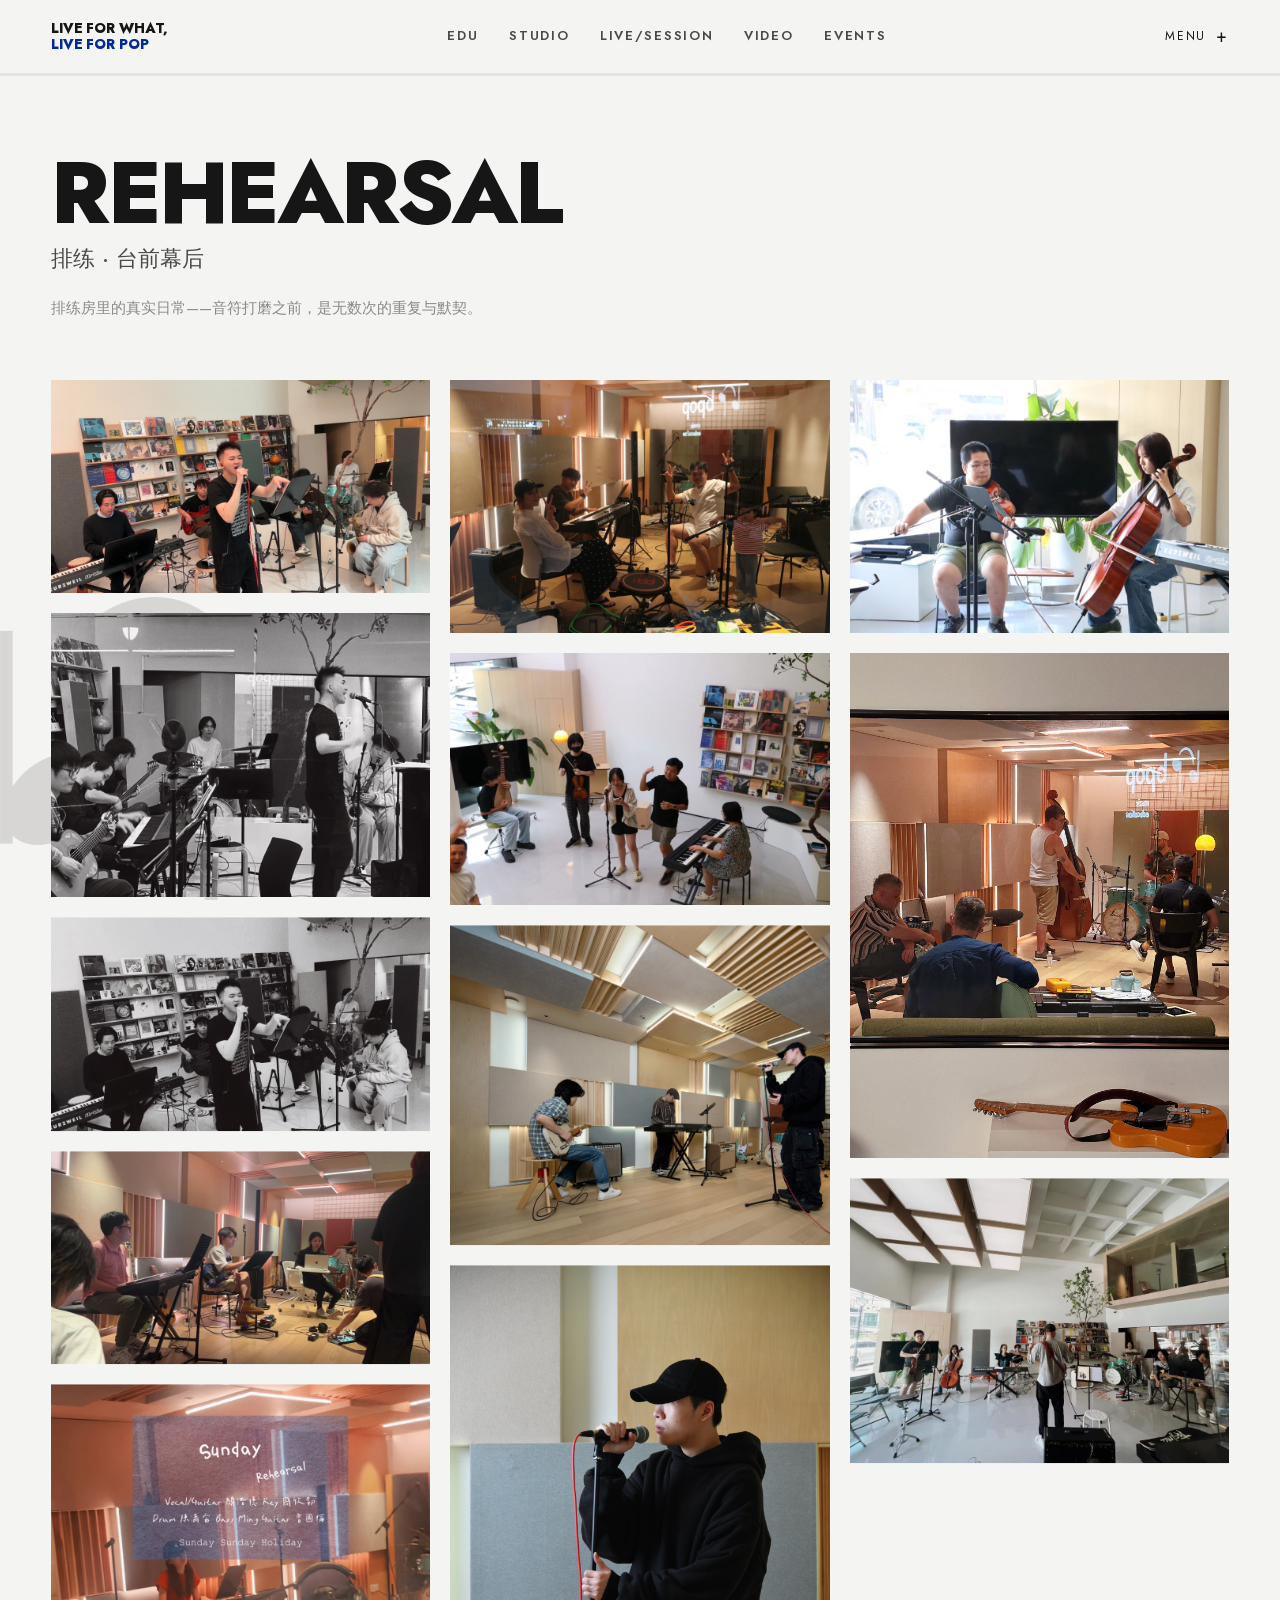
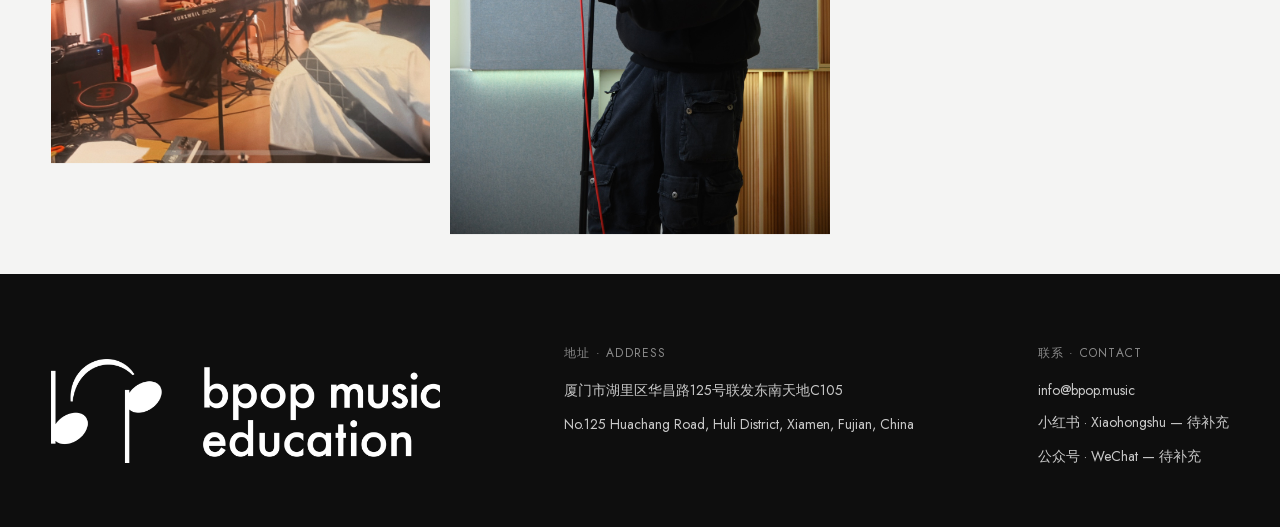
<file: rehearsal.html>
<!DOCTYPE html><html lang="zh-CN" class="jost_617277dd-module__HOFkIG__variable"><head><meta charSet="utf-8"/><meta name="viewport" content="width=device-width, initial-scale=1"/><link rel="preload" href="/_next/static/media/81cef6a21128489e-s.p.2csanl8cs02r-.woff2" as="font" crossorigin="" type="font/woff2"/><link rel="preload" as="image" href="/images/education/01.jpg"/><link rel="preload" as="image" href="/images/music-dance/01.JPG"/><link rel="preload" as="image" href="/images/rehearsal/01.JPG"/><link rel="preload" as="image" href="/images/live/01.JPG"/><link rel="preload" as="image" href="/images/studio/01.jpg"/><link rel="preload" href="/note-mark.png" as="image"/><link rel="preload" href="/logo-white.png" as="image"/><link rel="stylesheet" href="/_next/static/chunks/21zr3-ppwa_h0.css" data-precedence="next"/><link rel="preload" as="script" fetchPriority="low" href="/_next/static/chunks/1u5zan5bs9a7v.js"/><script src="/_next/static/chunks/0s8w3af4l-q85.js" async=""></script><script src="/_next/static/chunks/27t_qfc-3_lzs.js" async=""></script><script src="/_next/static/chunks/turbopack-3fa73xrcs9ab-.js" async=""></script><script src="/_next/static/chunks/0h2qsuyze9ds1.js" async=""></script><script src="/_next/static/chunks/2bqzkbl3vegn9.js" async=""></script><script src="/_next/static/chunks/2y3-s1oajo04k.js" async=""></script><title>Rehearsal — BPOP Music Education</title><meta name="description" content="BPOP Music Education 音乐教育 · 现场 · 录音 · 工作坊与大师课，坐标厦门。"/><link rel="icon" href="/favicon.ico?favicon.2vob68tjqpejf.ico" sizes="256x256" type="image/x-icon"/><meta name="next-size-adjust" content=""/><script src="/_next/static/chunks/0cz1d0mv5g_q7.js" noModule=""></script></head><body><div hidden=""><!--$--><!--/$--></div><header><div class="navbar"><div class="nav"><a class="wordmark" href="/">LIVE FOR WHAT,<br/><span class="wm-accent">LIVE FOR POP</span></a><div class="nav-tabs"><a class="tab " href="/education">EDU</a><a class="tab " href="/studio">STUDIO</a><a class="tab " href="/live-performance">LIVE/SESSION</a><a class="tab " href="/video">VIDEO</a><a class="tab " href="/events">EVENTS</a></div><button class="menu-btn" aria-expanded="false">MENU <span class="plus ">+</span></button></div></div><div class="dd "></div><div class="menu-panel "><div class="menu-panel-inner"><a class="menu-item" href="/education"><span class="menu-thumb"><img src="/images/education/01.jpg" alt="Education and Workshop"/></span><span class="menu-text"><span class="menu-en">Education and Workshop</span><span class="menu-zh">工作坊与大师课</span></span><span class="menu-arrow">→</span></a><a class="menu-item" href="/music-dance"><span class="menu-thumb"><img src="/images/music-dance/01.JPG" alt="Music and Dance"/></span><span class="menu-text"><span class="menu-en">Music and Dance</span><span class="menu-zh">舞池与现场活动</span></span><span class="menu-arrow">→</span></a><a class="menu-item" href="/rehearsal"><span class="menu-thumb"><img src="/images/rehearsal/01.JPG" alt="Rehearsal"/></span><span class="menu-text"><span class="menu-en">Rehearsal</span><span class="menu-zh">排练</span></span><span class="menu-arrow">→</span></a><a class="menu-item" href="/live-performance"><span class="menu-thumb"><img src="/images/live/01.JPG" alt="Session Live Performance"/></span><span class="menu-text"><span class="menu-en">Session Live Performance</span><span class="menu-zh">现场演出</span></span><span class="menu-arrow">→</span></a><a class="menu-item" href="/studio-recording"><span class="menu-thumb"><img src="/images/studio/01.jpg" alt="Studio Live and Recording"/></span><span class="menu-text"><span class="menu-en">Studio Live and Recording</span><span class="menu-zh">录音棚</span></span><span class="menu-arrow">→</span></a></div></div></header><main><div style="opacity:1"><div class="page"><img src="/note-mark.png" alt="" aria-hidden="true" class="wm"/><div class="page-content"><div class="page-head"><h1 class="disp">Rehearsal<span class="zh">排练 · 台前幕后</span></h1><p class="desc">排练房里的真实日常——音符打磨之前，是无数次的重复与默契。</p></div><div class="gallery-wrap"><div class="gallery"><figure class="item" style="opacity:0"><img src="/images/rehearsal/01.JPG" alt="Rehearsal 1" loading="lazy"/></figure><figure class="item" style="opacity:0"><img src="/images/rehearsal/02.JPG" alt="Rehearsal 2" loading="lazy"/></figure><figure class="item" style="opacity:0"><img src="/images/rehearsal/03.JPG" alt="Rehearsal 3" loading="lazy"/></figure><figure class="item" style="opacity:0"><img src="/images/rehearsal/04.JPG" alt="Rehearsal 4" loading="lazy"/></figure><figure class="item" style="opacity:0"><img src="/images/rehearsal/05.jpg" alt="Rehearsal 5" loading="lazy"/></figure><figure class="item" style="opacity:0"><img src="/images/rehearsal/06.JPG" alt="Rehearsal 6" loading="lazy"/></figure><figure class="item" style="opacity:0"><img src="/images/rehearsal/07.JPG" alt="Rehearsal 7" loading="lazy"/></figure><figure class="item" style="opacity:0"><img src="/images/rehearsal/08.jpg" alt="Rehearsal 8" loading="lazy"/></figure><figure class="item" style="opacity:0"><img src="/images/rehearsal/09.JPG" alt="Rehearsal 9" loading="lazy"/></figure><figure class="item" style="opacity:0"><img src="/images/rehearsal/10.JPG" alt="Rehearsal 10" loading="lazy"/></figure><figure class="item" style="opacity:0"><img src="/images/rehearsal/11.JPG" alt="Rehearsal 11" loading="lazy"/></figure><figure class="item" style="opacity:0"><img src="/images/rehearsal/12.JPG" alt="Rehearsal 12" loading="lazy"/></figure></div></div></div></div><!--$--><!--/$--></div></main><footer><div class="foot"><div class="foot-brand"><img src="/logo-white.png" alt="BPOP Music Education"/></div><div class="col"><h5>地址 · Address</h5><p>厦门市湖里区华昌路125号联发东南天地C105</p><p>No.125 Huachang Road, Huli District, Xiamen, Fujian, China</p></div><div class="col"><h5>联系 · Contact</h5><a href="mailto:info@bpop.music">info@bpop.music</a><p>小红书 · Xiaohongshu — 待补充</p><p>公众号 · WeChat — 待补充</p></div></div></footer><script src="/_next/static/chunks/1u5zan5bs9a7v.js" id="_R_" async=""></script><script>(self.__next_f=self.__next_f||[]).push([0])</script><script>self.__next_f.push([1,"1:\"$Sreact.fragment\"\n2:I[42724,[\"/_next/static/chunks/0h2qsuyze9ds1.js\",\"/_next/static/chunks/2bqzkbl3vegn9.js\"],\"default\"]\n3:I[66357,[\"/_next/static/chunks/0h2qsuyze9ds1.js\",\"/_next/static/chunks/2bqzkbl3vegn9.js\"],\"default\"]\n4:I[39756,[\"/_next/static/chunks/0h2qsuyze9ds1.js\",\"/_next/static/chunks/2bqzkbl3vegn9.js\"],\"default\"]\n5:I[37457,[\"/_next/static/chunks/0h2qsuyze9ds1.js\",\"/_next/static/chunks/2bqzkbl3vegn9.js\"],\"default\"]\n6:I[47604,[\"/_next/static/chunks/0h2qsuyze9ds1.js\",\"/_next/static/chunks/2bqzkbl3vegn9.js\",\"/_next/static/chunks/2y3-s1oajo04k.js\"],\"default\"]\n7:I[97367,[\"/_next/static/chunks/0h2qsuyze9ds1.js\",\"/_next/static/chunks/2bqzkbl3vegn9.js\"],\"OutletBoundary\"]\n8:\"$Sreact.suspense\"\nb:I[97367,[\"/_next/static/chunks/0h2qsuyze9ds1.js\",\"/_next/static/chunks/2bqzkbl3vegn9.js\"],\"ViewportBoundary\"]\nd:I[97367,[\"/_next/static/chunks/0h2qsuyze9ds1.js\",\"/_next/static/chunks/2bqzkbl3vegn9.js\"],\"MetadataBoundary\"]\nf:I[68027,[\"/_next/static/chunks/0h2qsuyze9ds1.js\",\"/_next/static/chunks/2bqzkbl3vegn9.js\"],\"default\",1]\n:HL[\"/_next/static/chunks/21zr3-ppwa_h0.css\",\"style\"]\n:HL[\"/_next/static/media/81cef6a21128489e-s.p.2csanl8cs02r-.woff2\",\"font\",{\"crossOrigin\":\"\",\"type\":\"font/woff2\"}]\n:HL[\"/logo-white.png\",\"image\"]\n:HL[\"/note-mark.png\",\"image\"]\na:X\n0:{\"P\":null,\"c\":[\"\",\"rehearsal\"],\"q\":\"\",\"i\":false,\"f\":[[[\"\",{\"children\":[\"rehearsal\",{\"children\":[\"__PAGE__\",{},\"$undefined\",\"$undefined\",4608]},\"$undefined\",\"$undefined\",4608]},\"$undefined\",\"$undefined\",4624],[[\"$\",\"$1\",\"c\",{\"children\":[[[\"$\",\"link\",\"0\",{\"rel\":\"stylesheet\",\"href\":\"/_next/static/chunks/21zr3-ppwa_h0.css\",\"precedence\":\"next\",\"crossOrigin\":\"$undefined\",\"nonce\":\"$undefined\"}],[\"$\",\"script\",\"script-0\",{\"src\":\"/_next/static/chunks/0h2qsuyze9ds1.js\",\"async\":true,\"nonce\":\"$undefined\"}],[\"$\",\"script\",\"script-1\",{\"src\":\"/_next/static/chunks/2bqzkbl3vegn9.js\",\"async\":true,\"nonce\":\"$undefined\"}]],[\"$\",\"html\",null,{\"lang\":\"zh-CN\",\"className\":\"jost_617277dd-module__HOFkIG__variable\",\"children\":[\"$\",\"body\",null,{\"children\":[[\"$\",\"$L2\",null,{\"covers\":[\"/images/education/01.jpg\",\"/images/music-dance/01.JPG\",\"/images/rehearsal/01.JPG\",\"/images/live/01.JPG\",\"/images/studio/01.jpg\"]}],[\"$\",\"main\",null,{\"children\":[\"$\",\"$L3\",null,{\"children\":[\"$\",\"$L4\",null,{\"parallelRouterKey\":\"children\",\"error\":\"$undefined\",\"errorStyles\":\"$undefined\",\"errorScripts\":\"$undefined\",\"template\":[\"$\",\"$L5\",null,{}],\"templateStyles\":\"$undefined\",\"templateScripts\":\"$undefined\",\"notFound\":[[[\"$\",\"title\",null,{\"children\":\"404: This page could not be found.\"}],[\"$\",\"div\",null,{\"style\":{\"fontFamily\":\"system-ui,\\\"Segoe UI\\\",Roboto,Helvetica,Arial,sans-serif,\\\"Apple Color Emoji\\\",\\\"Segoe UI Emoji\\\"\",\"height\":\"100vh\",\"textAlign\":\"center\",\"display\":\"flex\",\"flexDirection\":\"column\",\"alignItems\":\"center\",\"justifyContent\":\"center\"},\"children\":[\"$\",\"div\",null,{\"children\":[[\"$\",\"style\",null,{\"dangerouslySetInnerHTML\":{\"__html\":\"body{color:#000;background:#fff;margin:0}.next-error-h1{border-right:1px solid rgba(0,0,0,.3)}@media (prefers-color-scheme:dark){body{color:#fff;background:#000}.next-error-h1{border-right:1px solid rgba(255,255,255,.3)}}\"}}],[\"$\",\"h1\",null,{\"className\":\"next-error-h1\",\"style\":{\"display\":\"inline-block\",\"margin\":\"0 20px 0 0\",\"padding\":\"0 23px 0 0\",\"fontSize\":24,\"fontWeight\":500,\"verticalAlign\":\"top\",\"lineHeight\":\"49px\"},\"children\":404}],[\"$\",\"div\",null,{\"style\":{\"display\":\"inline-block\"},\"children\":[\"$\",\"h2\",null,{\"style\":{\"fontSize\":14,\"fontWeight\":400,\"lineHeight\":\"49px\",\"margin\":0},\"children\":\"This page could not be found.\"}]}]]}]}]],[]],\"forbidden\":\"$undefined\",\"unauthorized\":\"$undefined\"}]}]}],[\"$\",\"footer\",null,{\"children\":[\"$\",\"div\",null,{\"className\":\"foot\",\"children\":[[\"$\",\"div\",null,{\"className\":\"foot-brand\",\"children\":[\"$\",\"img\",null,{\"src\":\"/logo-white.png\",\"alt\":\"BPOP Music Education\"}]}],[\"$\",\"div\",null,{\"className\":\"col\",\"children\":[[\"$\",\"h5\",null,{\"children\":\"地址 · Address\"}],[\"$\",\"p\",null,{\"children\":\"厦门市湖里区华昌路125号联发东南天地C105\"}],[\"$\",\"p\",null,{\"children\":\"No.125 Huachang Road, Huli District, Xiamen, Fujian, China\"}]]}],[\"$\",\"div\",null,{\"className\":\"col\",\"children\":[[\"$\",\"h5\",null,{\"children\":\"联系 · Contact\"}],[\"$\",\"a\",null,{\"href\":\"mailto:info@bpop.music\",\"children\":\"info@bpop.music\"}],[\"$\",\"p\",null,{\"children\":\"小红书 · Xiaohongshu — 待补充\"}],[\"$\",\"p\",null,{\"children\":\"公众号 · WeChat — 待补充\"}]]}]]}]}]]}]}]]}],{\"children\":[[\"$\",\"$1\",\"c\",{\"children\":[null,[\"$\",\"$L4\",null,{\"parallelRouterKey\":\"children\",\"error\":\"$undefined\",\"errorStyles\":\"$undefined\",\"errorScripts\":\"$undefined\",\"template\":[\"$\",\"$L5\",null,{}],\"templateStyles\":\"$undefined\",\"templateScripts\":\"$undefined\",\"notFound\":\"$undefined\",\"forbidden\":\"$undefined\",\"unauthorized\":\"$undefined\"}]]}],{\"children\":[[\"$\",\"$1\",\"c\",{\"children\":[[\"$\",\"div\",null,{\"className\":\"page\",\"children\":[[\"$\",\"img\",null,{\"src\":\"/note-mark.png\",\"alt\":\"\",\"aria-hidden\":\"true\",\"className\":\"wm\"}],[\"$\",\"div\",null,{\"className\":\"page-content\",\"children\":[[\"$\",\"div\",null,{\"className\":\"page-head\",\"children\":[[\"$\",\"h1\",null,{\"className\":\"disp\",\"children\":[\"Rehearsal\",[\"$\",\"span\",null,{\"className\":\"zh\",\"children\":\"排练 · 台前幕后\"}]]}],[\"$\",\"p\",null,{\"className\":\"desc\",\"children\":\"排练房里的真实日常——音符打磨之前，是无数次的重复与默契。\"}]]}],[\"$\",\"div\",null,{\"className\":\"gallery-wrap\",\"children\":[\"$\",\"$L6\",null,{\"images\":[\"01.JPG\",\"02.JPG\",\"03.JPG\",\"04.JPG\",\"05.jpg\",\"06.JPG\",\"07.JPG\",\"08.jpg\",\"09.JPG\",\"10.JPG\",\"11.JPG\",\"12.JPG\"],\"dir\":\"rehearsal\",\"title\":\"Rehearsal\"}]}]]}]]}],[[\"$\",\"script\",\"script-0\",{\"src\":\"/_next/static/chunks/2y3-s1oajo04k.js\",\"async\":true,\"nonce\":\"$undefined\"}]],[\"$\",\"$L7\",null,{\"children\":[\"$\",\"$8\",null,{\"name\":\"Next.MetadataOutlet\",\"children\":\"$@9\"}]}]]}],{},null,false,null]},null,false,\"$a\"]},null,false,null],[\"$\",\"$1\",\"h\",{\"children\":[null,[\"$\",\"$Lb\",null,{\"children\":\"$Lc\"}],[\"$\",\"div\",null,{\"hidden\":true,\"children\":[\"$\",\"$Ld\",null,{\"children\":[\"$\",\"$8\",null,{\"name\":\"Next.Metadata\",\"children\":\"$Le\"}]}]}],[\"$\",\"meta\",null,{\"name\":\"next-size-adjust\",\"content\":\"\"}]]}],false]],\"m\":\"$undefined\",\"G\":[\"$f\",[[\"$\",\"link\",\"0\",{\"rel\":\"stylesheet\",\"href\":\"/_next/static/chunks/21zr3-ppwa_h0.css\",\"precedence\":\"next\",\"crossOrigin\":\"$undefined\",\"nonce\":\"$undefined\"}]]],\"S\":true,\"h\":null,\"r\":\"$undefined\",\"s\":\"$undefined\",\"a\":\"$undefined\",\"l\":\"$undefined\",\"p\":\"$undefined\",\"d\":\"$undefined\",\"b\":\"nFUPjNQMLJqi9bea44sI0\"}\na:C\nc:[[\"$\",\"meta\",\"0\",{\"charSet\":\"utf-8\"}],[\"$\",\"meta\",\"1\",{\"name\":\"viewport\",\"content\":\"width=device-width, initial-scale=1\"}]]\n10:I[27201,[\"/_next/static/chunks/0h2qsuyze9ds1.js\",\"/_next/static/chunks/2bqzkbl3vegn9.js\"],\"IconMark\"]\n9:null\ne:[[\"$\",\"title\",\"0\",{\"children\":\"Rehearsal — BPOP Music Education\"}],[\"$\",\"meta\",\"1\",{\"name\":\"description\",\"content\":\"BPOP Music Education 音乐教育 · 现场 · 录音 · 工作坊与大师课，坐标厦门。\"}],[\"$\",\"link\",\"2\",{\"rel\":\"icon\",\"href\":\"/favicon.ico?favicon.2vob68tjqpejf.ico\",\"sizes\":\"256x256\",\"type\":\"image/x-icon\"}],[\"$\",\"$L10\",\"3\",{}]]\n"])</script></body></html>
</file>
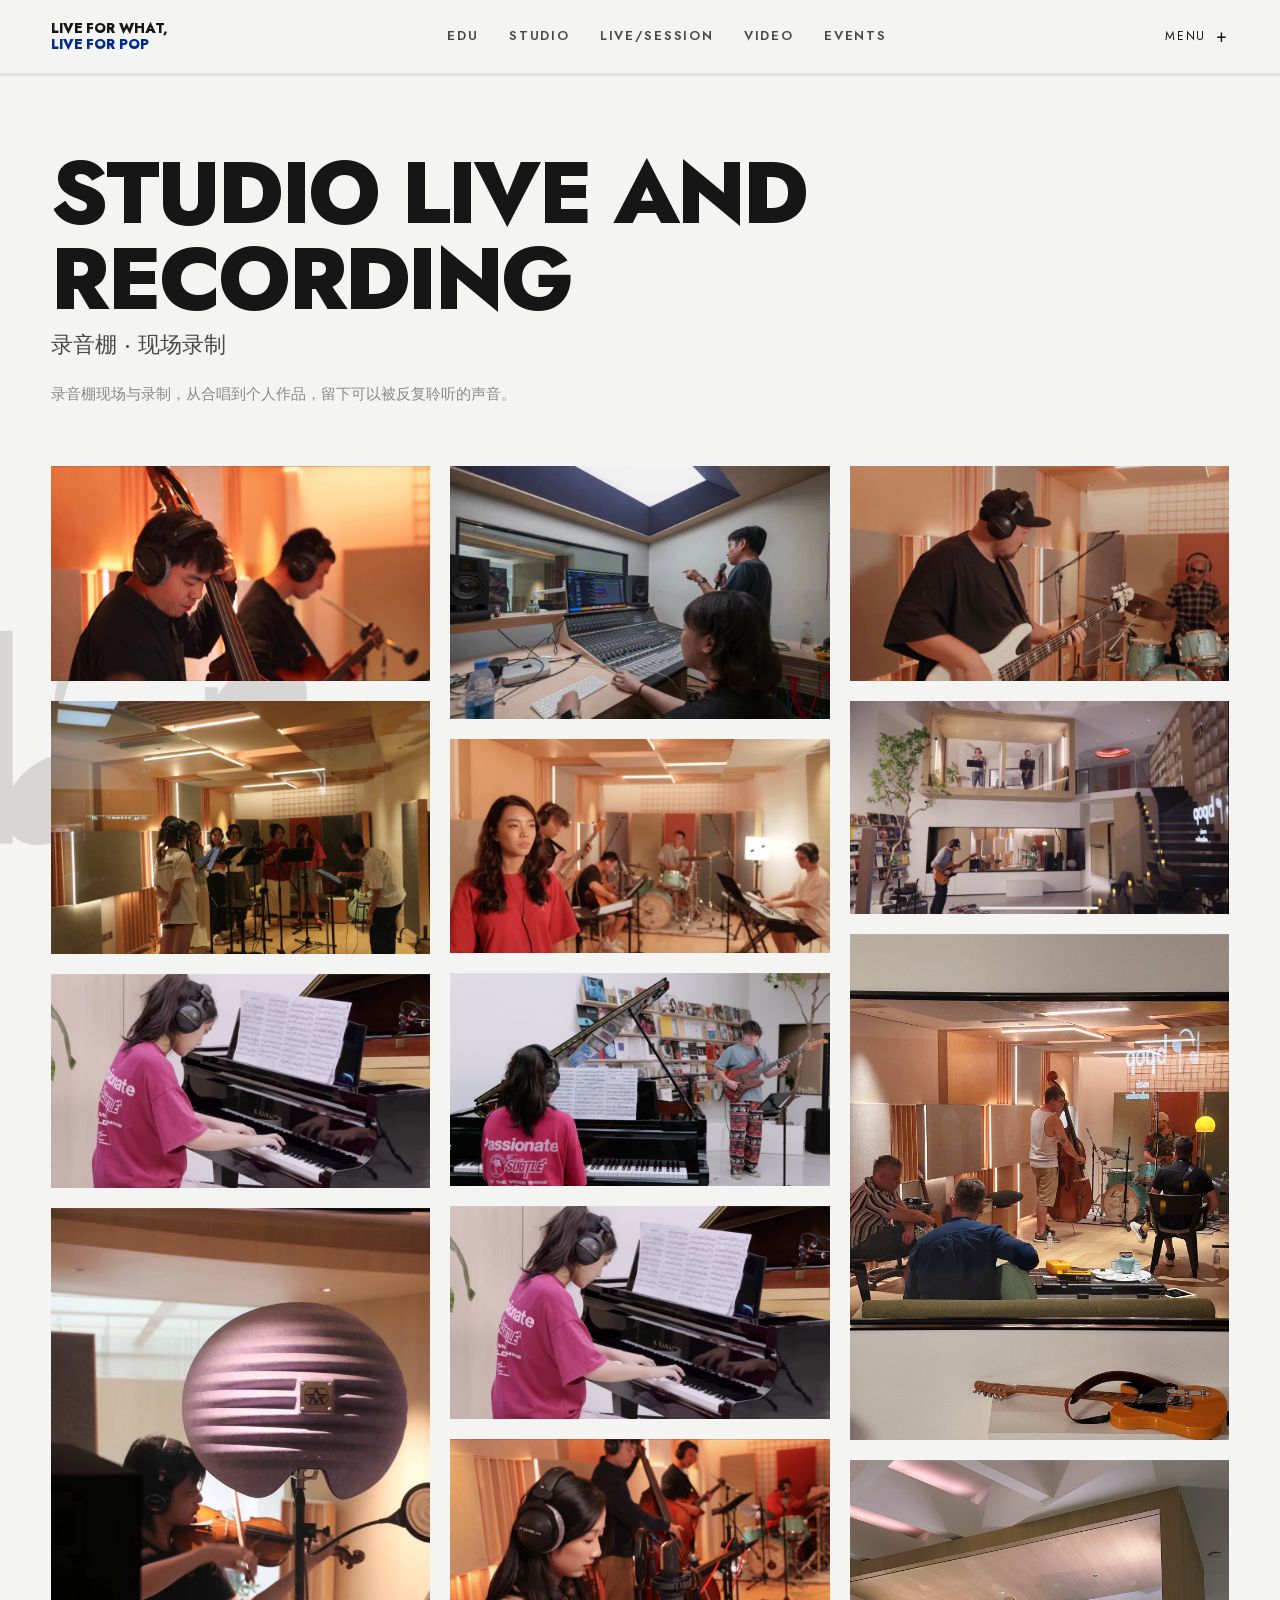
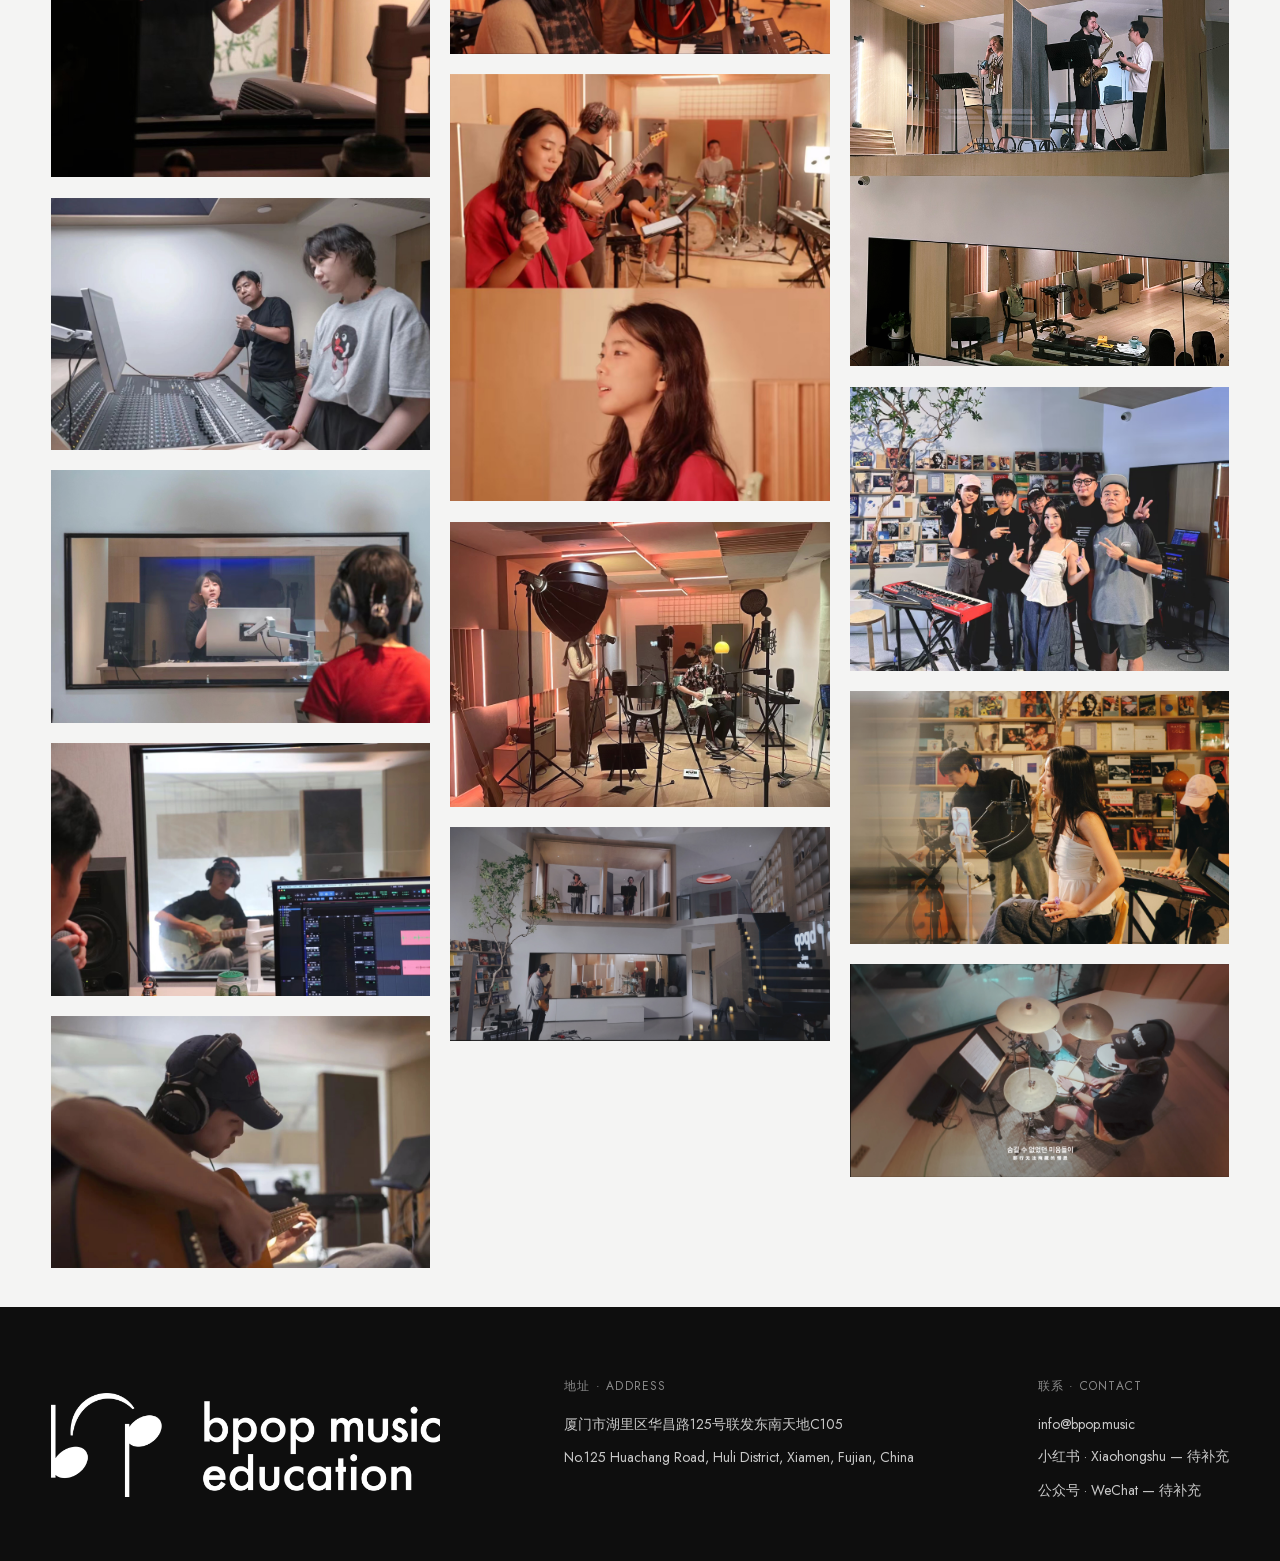
<file: studio-recording.html>
<!DOCTYPE html><html lang="zh-CN" class="jost_617277dd-module__HOFkIG__variable"><head><meta charSet="utf-8"/><meta name="viewport" content="width=device-width, initial-scale=1"/><link rel="preload" href="/_next/static/media/81cef6a21128489e-s.p.2csanl8cs02r-.woff2" as="font" crossorigin="" type="font/woff2"/><link rel="preload" as="image" href="/images/education/01.jpg"/><link rel="preload" as="image" href="/images/music-dance/01.JPG"/><link rel="preload" as="image" href="/images/rehearsal/01.JPG"/><link rel="preload" as="image" href="/images/live/01.JPG"/><link rel="preload" as="image" href="/images/studio/01.jpg"/><link rel="preload" href="/note-mark.png" as="image"/><link rel="preload" href="/logo-white.png" as="image"/><link rel="stylesheet" href="/_next/static/chunks/21zr3-ppwa_h0.css" data-precedence="next"/><link rel="preload" as="script" fetchPriority="low" href="/_next/static/chunks/1u5zan5bs9a7v.js"/><script src="/_next/static/chunks/0s8w3af4l-q85.js" async=""></script><script src="/_next/static/chunks/27t_qfc-3_lzs.js" async=""></script><script src="/_next/static/chunks/turbopack-3fa73xrcs9ab-.js" async=""></script><script src="/_next/static/chunks/0h2qsuyze9ds1.js" async=""></script><script src="/_next/static/chunks/2bqzkbl3vegn9.js" async=""></script><script src="/_next/static/chunks/2y3-s1oajo04k.js" async=""></script><title>Studio Live &amp; Recording — BPOP Music Education</title><meta name="description" content="BPOP Music Education 音乐教育 · 现场 · 录音 · 工作坊与大师课，坐标厦门。"/><link rel="icon" href="/favicon.ico?favicon.2vob68tjqpejf.ico" sizes="256x256" type="image/x-icon"/><meta name="next-size-adjust" content=""/><script src="/_next/static/chunks/0cz1d0mv5g_q7.js" noModule=""></script></head><body><div hidden=""><!--$--><!--/$--></div><header><div class="navbar"><div class="nav"><a class="wordmark" href="/">LIVE FOR WHAT,<br/><span class="wm-accent">LIVE FOR POP</span></a><div class="nav-tabs"><a class="tab " href="/education">EDU</a><a class="tab " href="/studio">STUDIO</a><a class="tab " href="/live-performance">LIVE/SESSION</a><a class="tab " href="/video">VIDEO</a><a class="tab " href="/events">EVENTS</a></div><button class="menu-btn" aria-expanded="false">MENU <span class="plus ">+</span></button></div></div><div class="dd "></div><div class="menu-panel "><div class="menu-panel-inner"><a class="menu-item" href="/education"><span class="menu-thumb"><img src="/images/education/01.jpg" alt="Education and Workshop"/></span><span class="menu-text"><span class="menu-en">Education and Workshop</span><span class="menu-zh">工作坊与大师课</span></span><span class="menu-arrow">→</span></a><a class="menu-item" href="/music-dance"><span class="menu-thumb"><img src="/images/music-dance/01.JPG" alt="Music and Dance"/></span><span class="menu-text"><span class="menu-en">Music and Dance</span><span class="menu-zh">舞池与现场活动</span></span><span class="menu-arrow">→</span></a><a class="menu-item" href="/rehearsal"><span class="menu-thumb"><img src="/images/rehearsal/01.JPG" alt="Rehearsal"/></span><span class="menu-text"><span class="menu-en">Rehearsal</span><span class="menu-zh">排练</span></span><span class="menu-arrow">→</span></a><a class="menu-item" href="/live-performance"><span class="menu-thumb"><img src="/images/live/01.JPG" alt="Session Live Performance"/></span><span class="menu-text"><span class="menu-en">Session Live Performance</span><span class="menu-zh">现场演出</span></span><span class="menu-arrow">→</span></a><a class="menu-item" href="/studio-recording"><span class="menu-thumb"><img src="/images/studio/01.jpg" alt="Studio Live and Recording"/></span><span class="menu-text"><span class="menu-en">Studio Live and Recording</span><span class="menu-zh">录音棚</span></span><span class="menu-arrow">→</span></a></div></div></header><main><div style="opacity:1"><div class="page"><img src="/note-mark.png" alt="" aria-hidden="true" class="wm"/><div class="page-content"><div class="page-head"><h1 class="disp">Studio Live and Recording<span class="zh">录音棚 · 现场录制</span></h1><p class="desc">录音棚现场与录制，从合唱到个人作品，留下可以被反复聆听的声音。</p></div><div class="gallery-wrap"><div class="gallery"><figure class="item" style="opacity:0"><img src="/images/studio/01.jpg" alt="Studio Live and Recording 1" loading="lazy"/></figure><figure class="item" style="opacity:0"><img src="/images/studio/02.JPG" alt="Studio Live and Recording 2" loading="lazy"/></figure><figure class="item" style="opacity:0"><img src="/images/studio/03.JPG" alt="Studio Live and Recording 3" loading="lazy"/></figure><figure class="item" style="opacity:0"><img src="/images/studio/04.JPG" alt="Studio Live and Recording 4" loading="lazy"/></figure><figure class="item" style="opacity:0"><img src="/images/studio/05.JPG" alt="Studio Live and Recording 5" loading="lazy"/></figure><figure class="item" style="opacity:0"><img src="/images/studio/06.JPG" alt="Studio Live and Recording 6" loading="lazy"/></figure><figure class="item" style="opacity:0"><img src="/images/studio/07.JPG" alt="Studio Live and Recording 7" loading="lazy"/></figure><figure class="item" style="opacity:0"><img src="/images/studio/08.JPG" alt="Studio Live and Recording 8" loading="lazy"/></figure><figure class="item" style="opacity:0"><img src="/images/studio/09.JPG" alt="Studio Live and Recording 9" loading="lazy"/></figure><figure class="item" style="opacity:0"><img src="/images/studio/10.JPG" alt="Studio Live and Recording 10" loading="lazy"/></figure><figure class="item" style="opacity:0"><img src="/images/studio/11.JPG" alt="Studio Live and Recording 11" loading="lazy"/></figure><figure class="item" style="opacity:0"><img src="/images/studio/12.JPG" alt="Studio Live and Recording 12" loading="lazy"/></figure><figure class="item" style="opacity:0"><img src="/images/studio/13.JPG" alt="Studio Live and Recording 13" loading="lazy"/></figure><figure class="item" style="opacity:0"><img src="/images/studio/14.JPG" alt="Studio Live and Recording 14" loading="lazy"/></figure><figure class="item" style="opacity:0"><img src="/images/studio/15.JPG" alt="Studio Live and Recording 15" loading="lazy"/></figure><figure class="item" style="opacity:0"><img src="/images/studio/16.jpg" alt="Studio Live and Recording 16" loading="lazy"/></figure><figure class="item" style="opacity:0"><img src="/images/studio/17.jpg" alt="Studio Live and Recording 17" loading="lazy"/></figure><figure class="item" style="opacity:0"><img src="/images/studio/18.jpg" alt="Studio Live and Recording 18" loading="lazy"/></figure><figure class="item" style="opacity:0"><img src="/images/studio/19.JPG" alt="Studio Live and Recording 19" loading="lazy"/></figure><figure class="item" style="opacity:0"><img src="/images/studio/20.JPG" alt="Studio Live and Recording 20" loading="lazy"/></figure><figure class="item" style="opacity:0"><img src="/images/studio/21.JPG" alt="Studio Live and Recording 21" loading="lazy"/></figure><figure class="item" style="opacity:0"><img src="/images/studio/22.JPG" alt="Studio Live and Recording 22" loading="lazy"/></figure><figure class="item" style="opacity:0"><img src="/images/studio/23.jpg" alt="Studio Live and Recording 23" loading="lazy"/></figure></div></div></div></div><!--$--><!--/$--></div></main><footer><div class="foot"><div class="foot-brand"><img src="/logo-white.png" alt="BPOP Music Education"/></div><div class="col"><h5>地址 · Address</h5><p>厦门市湖里区华昌路125号联发东南天地C105</p><p>No.125 Huachang Road, Huli District, Xiamen, Fujian, China</p></div><div class="col"><h5>联系 · Contact</h5><a href="mailto:info@bpop.music">info@bpop.music</a><p>小红书 · Xiaohongshu — 待补充</p><p>公众号 · WeChat — 待补充</p></div></div></footer><script src="/_next/static/chunks/1u5zan5bs9a7v.js" id="_R_" async=""></script><script>(self.__next_f=self.__next_f||[]).push([0])</script><script>self.__next_f.push([1,"1:\"$Sreact.fragment\"\n2:I[42724,[\"/_next/static/chunks/0h2qsuyze9ds1.js\",\"/_next/static/chunks/2bqzkbl3vegn9.js\"],\"default\"]\n3:I[66357,[\"/_next/static/chunks/0h2qsuyze9ds1.js\",\"/_next/static/chunks/2bqzkbl3vegn9.js\"],\"default\"]\n4:I[39756,[\"/_next/static/chunks/0h2qsuyze9ds1.js\",\"/_next/static/chunks/2bqzkbl3vegn9.js\"],\"default\"]\n5:I[37457,[\"/_next/static/chunks/0h2qsuyze9ds1.js\",\"/_next/static/chunks/2bqzkbl3vegn9.js\"],\"default\"]\n6:I[47604,[\"/_next/static/chunks/0h2qsuyze9ds1.js\",\"/_next/static/chunks/2bqzkbl3vegn9.js\",\"/_next/static/chunks/2y3-s1oajo04k.js\"],\"default\"]\n7:I[97367,[\"/_next/static/chunks/0h2qsuyze9ds1.js\",\"/_next/static/chunks/2bqzkbl3vegn9.js\"],\"OutletBoundary\"]\n8:\"$Sreact.suspense\"\nb:I[97367,[\"/_next/static/chunks/0h2qsuyze9ds1.js\",\"/_next/static/chunks/2bqzkbl3vegn9.js\"],\"ViewportBoundary\"]\nd:I[97367,[\"/_next/static/chunks/0h2qsuyze9ds1.js\",\"/_next/static/chunks/2bqzkbl3vegn9.js\"],\"MetadataBoundary\"]\nf:I[68027,[\"/_next/static/chunks/0h2qsuyze9ds1.js\",\"/_next/static/chunks/2bqzkbl3vegn9.js\"],\"default\",1]\n:HL[\"/_next/static/chunks/21zr3-ppwa_h0.css\",\"style\"]\n:HL[\"/_next/static/media/81cef6a21128489e-s.p.2csanl8cs02r-.woff2\",\"font\",{\"crossOrigin\":\"\",\"type\":\"font/woff2\"}]\n:HL[\"/logo-white.png\",\"image\"]\n:HL[\"/note-mark.png\",\"image\"]\na:X\n0:{\"P\":null,\"c\":[\"\",\"studio-recording\"],\"q\":\"\",\"i\":false,\"f\":[[[\"\",{\"children\":[\"studio-recording\",{\"children\":[\"__PAGE__\",{},\"$undefined\",\"$undefined\",4608]},\"$undefined\",\"$undefined\",4608]},\"$undefined\",\"$undefined\",4624],[[\"$\",\"$1\",\"c\",{\"children\":[[[\"$\",\"link\",\"0\",{\"rel\":\"stylesheet\",\"href\":\"/_next/static/chunks/21zr3-ppwa_h0.css\",\"precedence\":\"next\",\"crossOrigin\":\"$undefined\",\"nonce\":\"$undefined\"}],[\"$\",\"script\",\"script-0\",{\"src\":\"/_next/static/chunks/0h2qsuyze9ds1.js\",\"async\":true,\"nonce\":\"$undefined\"}],[\"$\",\"script\",\"script-1\",{\"src\":\"/_next/static/chunks/2bqzkbl3vegn9.js\",\"async\":true,\"nonce\":\"$undefined\"}]],[\"$\",\"html\",null,{\"lang\":\"zh-CN\",\"className\":\"jost_617277dd-module__HOFkIG__variable\",\"children\":[\"$\",\"body\",null,{\"children\":[[\"$\",\"$L2\",null,{\"covers\":[\"/images/education/01.jpg\",\"/images/music-dance/01.JPG\",\"/images/rehearsal/01.JPG\",\"/images/live/01.JPG\",\"/images/studio/01.jpg\"]}],[\"$\",\"main\",null,{\"children\":[\"$\",\"$L3\",null,{\"children\":[\"$\",\"$L4\",null,{\"parallelRouterKey\":\"children\",\"error\":\"$undefined\",\"errorStyles\":\"$undefined\",\"errorScripts\":\"$undefined\",\"template\":[\"$\",\"$L5\",null,{}],\"templateStyles\":\"$undefined\",\"templateScripts\":\"$undefined\",\"notFound\":[[[\"$\",\"title\",null,{\"children\":\"404: This page could not be found.\"}],[\"$\",\"div\",null,{\"style\":{\"fontFamily\":\"system-ui,\\\"Segoe UI\\\",Roboto,Helvetica,Arial,sans-serif,\\\"Apple Color Emoji\\\",\\\"Segoe UI Emoji\\\"\",\"height\":\"100vh\",\"textAlign\":\"center\",\"display\":\"flex\",\"flexDirection\":\"column\",\"alignItems\":\"center\",\"justifyContent\":\"center\"},\"children\":[\"$\",\"div\",null,{\"children\":[[\"$\",\"style\",null,{\"dangerouslySetInnerHTML\":{\"__html\":\"body{color:#000;background:#fff;margin:0}.next-error-h1{border-right:1px solid rgba(0,0,0,.3)}@media (prefers-color-scheme:dark){body{color:#fff;background:#000}.next-error-h1{border-right:1px solid rgba(255,255,255,.3)}}\"}}],[\"$\",\"h1\",null,{\"className\":\"next-error-h1\",\"style\":{\"display\":\"inline-block\",\"margin\":\"0 20px 0 0\",\"padding\":\"0 23px 0 0\",\"fontSize\":24,\"fontWeight\":500,\"verticalAlign\":\"top\",\"lineHeight\":\"49px\"},\"children\":404}],[\"$\",\"div\",null,{\"style\":{\"display\":\"inline-block\"},\"children\":[\"$\",\"h2\",null,{\"style\":{\"fontSize\":14,\"fontWeight\":400,\"lineHeight\":\"49px\",\"margin\":0},\"children\":\"This page could not be found.\"}]}]]}]}]],[]],\"forbidden\":\"$undefined\",\"unauthorized\":\"$undefined\"}]}]}],[\"$\",\"footer\",null,{\"children\":[\"$\",\"div\",null,{\"className\":\"foot\",\"children\":[[\"$\",\"div\",null,{\"className\":\"foot-brand\",\"children\":[\"$\",\"img\",null,{\"src\":\"/logo-white.png\",\"alt\":\"BPOP Music Education\"}]}],[\"$\",\"div\",null,{\"className\":\"col\",\"children\":[[\"$\",\"h5\",null,{\"children\":\"地址 · Address\"}],[\"$\",\"p\",null,{\"children\":\"厦门市湖里区华昌路125号联发东南天地C105\"}],[\"$\",\"p\",null,{\"children\":\"No.125 Huachang Road, Huli District, Xiamen, Fujian, China\"}]]}],[\"$\",\"div\",null,{\"className\":\"col\",\"children\":[[\"$\",\"h5\",null,{\"children\":\"联系 · Contact\"}],[\"$\",\"a\",null,{\"href\":\"mailto:info@bpop.music\",\"children\":\"info@bpop.music\"}],[\"$\",\"p\",null,{\"children\":\"小红书 · Xiaohongshu — 待补充\"}],[\"$\",\"p\",null,{\"children\":\"公众号 · WeChat — 待补充\"}]]}]]}]}]]}]}]]}],{\"children\":[[\"$\",\"$1\",\"c\",{\"children\":[null,[\"$\",\"$L4\",null,{\"parallelRouterKey\":\"children\",\"error\":\"$undefined\",\"errorStyles\":\"$undefined\",\"errorScripts\":\"$undefined\",\"template\":[\"$\",\"$L5\",null,{}],\"templateStyles\":\"$undefined\",\"templateScripts\":\"$undefined\",\"notFound\":\"$undefined\",\"forbidden\":\"$undefined\",\"unauthorized\":\"$undefined\"}]]}],{\"children\":[[\"$\",\"$1\",\"c\",{\"children\":[[\"$\",\"div\",null,{\"className\":\"page\",\"children\":[[\"$\",\"img\",null,{\"src\":\"/note-mark.png\",\"alt\":\"\",\"aria-hidden\":\"true\",\"className\":\"wm\"}],[\"$\",\"div\",null,{\"className\":\"page-content\",\"children\":[[\"$\",\"div\",null,{\"className\":\"page-head\",\"children\":[[\"$\",\"h1\",null,{\"className\":\"disp\",\"children\":[\"Studio Live and Recording\",[\"$\",\"span\",null,{\"className\":\"zh\",\"children\":\"录音棚 · 现场录制\"}]]}],[\"$\",\"p\",null,{\"className\":\"desc\",\"children\":\"录音棚现场与录制，从合唱到个人作品，留下可以被反复聆听的声音。\"}]]}],[\"$\",\"div\",null,{\"className\":\"gallery-wrap\",\"children\":[\"$\",\"$L6\",null,{\"images\":[\"01.jpg\",\"02.JPG\",\"03.JPG\",\"04.JPG\",\"05.JPG\",\"06.JPG\",\"07.JPG\",\"08.JPG\",\"09.JPG\",\"10.JPG\",\"11.JPG\",\"12.JPG\",\"13.JPG\",\"14.JPG\",\"15.JPG\",\"16.jpg\",\"17.jpg\",\"18.jpg\",\"19.JPG\",\"20.JPG\",\"21.JPG\",\"22.JPG\",\"23.jpg\"],\"dir\":\"studio\",\"title\":\"Studio Live and Recording\"}]}]]}]]}],[[\"$\",\"script\",\"script-0\",{\"src\":\"/_next/static/chunks/2y3-s1oajo04k.js\",\"async\":true,\"nonce\":\"$undefined\"}]],[\"$\",\"$L7\",null,{\"children\":[\"$\",\"$8\",null,{\"name\":\"Next.MetadataOutlet\",\"children\":\"$@9\"}]}]]}],{},null,false,null]},null,false,\"$a\"]},null,false,null],[\"$\",\"$1\",\"h\",{\"children\":[null,[\"$\",\"$Lb\",null,{\"children\":\"$Lc\"}],[\"$\",\"div\",null,{\"hidden\":true,\"children\":[\"$\",\"$Ld\",null,{\"children\":[\"$\",\"$8\",null,{\"name\":\"Next.Metadata\",\"children\":\"$Le\"}]}]}],[\"$\",\"meta\",null,{\"name\":\"next-size-adjust\",\"content\":\"\"}]]}],false]],\"m\":\"$undefined\",\"G\":[\"$f\",[[\"$\",\"link\",\"0\",{\"rel\":\"stylesheet\",\"href\":\"/_next/static/chunks/21zr3-ppwa_h0.css\",\"precedence\":\"next\",\"crossOrigin\":\"$undefined\",\"nonce\":\"$undefined\"}]]],\"S\":true,\"h\":null,\"r\":\"$undefined\",\"s\":\"$undefined\",\"a\":\"$undefined\",\"l\":\"$undefined\",\"p\":\"$undefined\",\"d\":\"$undefined\",\"b\":\"nFUPjNQMLJqi9bea44sI0\"}\na:C\nc:[[\"$\",\"meta\",\"0\",{\"charSet\":\"utf-8\"}],[\"$\",\"meta\",\"1\",{\"name\":\"viewport\",\"content\":\"width=device-width, initial-scale=1\"}]]\n10:I[27201,[\"/_next/static/chunks/0h2qsuyze9ds1.js\",\"/_next/static/chunks/2bqzkbl3vegn9.js\"],\"IconMark\"]\n9:null\ne:[[\"$\",\"title\",\"0\",{\"children\":\"Studio Live \u0026 Recording — BPOP Music Education\"}],[\"$\",\"meta\",\"1\",{\"name\":\"description\",\"content\":\"BPOP Music Education 音乐教育 · 现场 · 录音 · 工作坊与大师课，坐标厦门。\"}],[\"$\",\"link\",\"2\",{\"rel\":\"icon\",\"href\":\"/favicon.ico?favicon.2vob68tjqpejf.ico\",\"sizes\":\"256x256\",\"type\":\"image/x-icon\"}],[\"$\",\"$L10\",\"3\",{}]]\n"])</script></body></html>
</file>
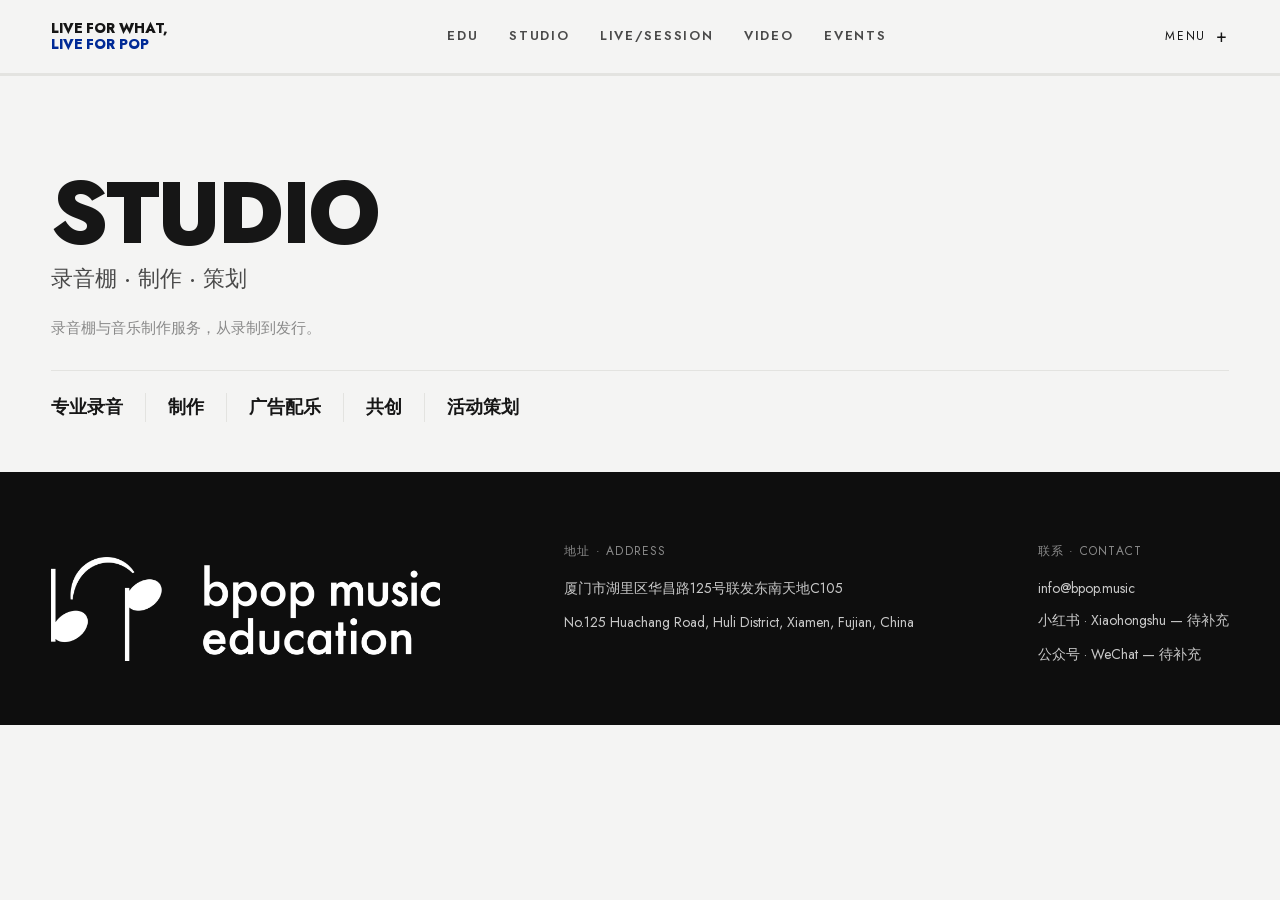
<file: studio.html>
<!DOCTYPE html><html lang="zh-CN" class="jost_617277dd-module__HOFkIG__variable"><head><meta charSet="utf-8"/><meta name="viewport" content="width=device-width, initial-scale=1"/><link rel="preload" href="/_next/static/media/81cef6a21128489e-s.p.2csanl8cs02r-.woff2" as="font" crossorigin="" type="font/woff2"/><link rel="preload" as="image" href="/images/education/01.jpg"/><link rel="preload" as="image" href="/images/music-dance/01.JPG"/><link rel="preload" as="image" href="/images/rehearsal/01.JPG"/><link rel="preload" as="image" href="/images/live/01.JPG"/><link rel="preload" as="image" href="/images/studio/01.jpg"/><link rel="preload" href="/logo-white.png" as="image"/><link rel="stylesheet" href="/_next/static/chunks/21zr3-ppwa_h0.css" data-precedence="next"/><link rel="preload" as="script" fetchPriority="low" href="/_next/static/chunks/1u5zan5bs9a7v.js"/><script src="/_next/static/chunks/0s8w3af4l-q85.js" async=""></script><script src="/_next/static/chunks/27t_qfc-3_lzs.js" async=""></script><script src="/_next/static/chunks/turbopack-3fa73xrcs9ab-.js" async=""></script><script src="/_next/static/chunks/0h2qsuyze9ds1.js" async=""></script><script src="/_next/static/chunks/2bqzkbl3vegn9.js" async=""></script><title>Studio — BPOP Music Education</title><meta name="description" content="BPOP Music Education 音乐教育 · 现场 · 录音 · 工作坊与大师课，坐标厦门。"/><link rel="icon" href="/favicon.ico?favicon.2vob68tjqpejf.ico" sizes="256x256" type="image/x-icon"/><meta name="next-size-adjust" content=""/><script src="/_next/static/chunks/0cz1d0mv5g_q7.js" noModule=""></script></head><body><div hidden=""><!--$--><!--/$--></div><header><div class="navbar"><div class="nav"><a class="wordmark" href="/">LIVE FOR WHAT,<br/><span class="wm-accent">LIVE FOR POP</span></a><div class="nav-tabs"><a class="tab " href="/education">EDU</a><a class="tab " href="/studio">STUDIO</a><a class="tab " href="/live-performance">LIVE/SESSION</a><a class="tab " href="/video">VIDEO</a><a class="tab " href="/events">EVENTS</a></div><button class="menu-btn" aria-expanded="false">MENU <span class="plus ">+</span></button></div></div><div class="dd "></div><div class="menu-panel "><div class="menu-panel-inner"><a class="menu-item" href="/education"><span class="menu-thumb"><img src="/images/education/01.jpg" alt="Education and Workshop"/></span><span class="menu-text"><span class="menu-en">Education and Workshop</span><span class="menu-zh">工作坊与大师课</span></span><span class="menu-arrow">→</span></a><a class="menu-item" href="/music-dance"><span class="menu-thumb"><img src="/images/music-dance/01.JPG" alt="Music and Dance"/></span><span class="menu-text"><span class="menu-en">Music and Dance</span><span class="menu-zh">舞池与现场活动</span></span><span class="menu-arrow">→</span></a><a class="menu-item" href="/rehearsal"><span class="menu-thumb"><img src="/images/rehearsal/01.JPG" alt="Rehearsal"/></span><span class="menu-text"><span class="menu-en">Rehearsal</span><span class="menu-zh">排练</span></span><span class="menu-arrow">→</span></a><a class="menu-item" href="/live-performance"><span class="menu-thumb"><img src="/images/live/01.JPG" alt="Session Live Performance"/></span><span class="menu-text"><span class="menu-en">Session Live Performance</span><span class="menu-zh">现场演出</span></span><span class="menu-arrow">→</span></a><a class="menu-item" href="/studio-recording"><span class="menu-thumb"><img src="/images/studio/01.jpg" alt="Studio Live and Recording"/></span><span class="menu-text"><span class="menu-en">Studio Live and Recording</span><span class="menu-zh">录音棚</span></span><span class="menu-arrow">→</span></a></div></div></header><main><div style="opacity:1"><div class="page-head" style="padding-top:170px"><h1 class="disp">Studio<span class="zh">录音棚 · 制作 · 策划</span></h1><p class="desc">录音棚与音乐制作服务，从录制到发行。</p><div class="page-subs"><span class="page-sub">专业录音</span><span class="page-sub">制作</span><span class="page-sub">广告配乐</span><span class="page-sub">共创</span><span class="page-sub">活动策划</span></div></div><!--$--><!--/$--></div></main><footer><div class="foot"><div class="foot-brand"><img src="/logo-white.png" alt="BPOP Music Education"/></div><div class="col"><h5>地址 · Address</h5><p>厦门市湖里区华昌路125号联发东南天地C105</p><p>No.125 Huachang Road, Huli District, Xiamen, Fujian, China</p></div><div class="col"><h5>联系 · Contact</h5><a href="mailto:info@bpop.music">info@bpop.music</a><p>小红书 · Xiaohongshu — 待补充</p><p>公众号 · WeChat — 待补充</p></div></div></footer><script src="/_next/static/chunks/1u5zan5bs9a7v.js" id="_R_" async=""></script><script>(self.__next_f=self.__next_f||[]).push([0])</script><script>self.__next_f.push([1,"1:\"$Sreact.fragment\"\n2:I[42724,[\"/_next/static/chunks/0h2qsuyze9ds1.js\",\"/_next/static/chunks/2bqzkbl3vegn9.js\"],\"default\"]\n3:I[66357,[\"/_next/static/chunks/0h2qsuyze9ds1.js\",\"/_next/static/chunks/2bqzkbl3vegn9.js\"],\"default\"]\n4:I[39756,[\"/_next/static/chunks/0h2qsuyze9ds1.js\",\"/_next/static/chunks/2bqzkbl3vegn9.js\"],\"default\"]\n5:I[37457,[\"/_next/static/chunks/0h2qsuyze9ds1.js\",\"/_next/static/chunks/2bqzkbl3vegn9.js\"],\"default\"]\n6:I[97367,[\"/_next/static/chunks/0h2qsuyze9ds1.js\",\"/_next/static/chunks/2bqzkbl3vegn9.js\"],\"OutletBoundary\"]\n7:\"$Sreact.suspense\"\na:I[97367,[\"/_next/static/chunks/0h2qsuyze9ds1.js\",\"/_next/static/chunks/2bqzkbl3vegn9.js\"],\"ViewportBoundary\"]\nc:I[97367,[\"/_next/static/chunks/0h2qsuyze9ds1.js\",\"/_next/static/chunks/2bqzkbl3vegn9.js\"],\"MetadataBoundary\"]\ne:I[68027,[\"/_next/static/chunks/0h2qsuyze9ds1.js\",\"/_next/static/chunks/2bqzkbl3vegn9.js\"],\"default\",1]\n:HL[\"/_next/static/chunks/21zr3-ppwa_h0.css\",\"style\"]\n:HL[\"/_next/static/media/81cef6a21128489e-s.p.2csanl8cs02r-.woff2\",\"font\",{\"crossOrigin\":\"\",\"type\":\"font/woff2\"}]\n:HL[\"/logo-white.png\",\"image\"]\n9:X\n0:{\"P\":null,\"c\":[\"\",\"studio\"],\"q\":\"\",\"i\":false,\"f\":[[[\"\",{\"children\":[\"studio\",{\"children\":[\"__PAGE__\",{},\"$undefined\",\"$undefined\",4608]},\"$undefined\",\"$undefined\",4608]},\"$undefined\",\"$undefined\",4624],[[\"$\",\"$1\",\"c\",{\"children\":[[[\"$\",\"link\",\"0\",{\"rel\":\"stylesheet\",\"href\":\"/_next/static/chunks/21zr3-ppwa_h0.css\",\"precedence\":\"next\",\"crossOrigin\":\"$undefined\",\"nonce\":\"$undefined\"}],[\"$\",\"script\",\"script-0\",{\"src\":\"/_next/static/chunks/0h2qsuyze9ds1.js\",\"async\":true,\"nonce\":\"$undefined\"}],[\"$\",\"script\",\"script-1\",{\"src\":\"/_next/static/chunks/2bqzkbl3vegn9.js\",\"async\":true,\"nonce\":\"$undefined\"}]],[\"$\",\"html\",null,{\"lang\":\"zh-CN\",\"className\":\"jost_617277dd-module__HOFkIG__variable\",\"children\":[\"$\",\"body\",null,{\"children\":[[\"$\",\"$L2\",null,{\"covers\":[\"/images/education/01.jpg\",\"/images/music-dance/01.JPG\",\"/images/rehearsal/01.JPG\",\"/images/live/01.JPG\",\"/images/studio/01.jpg\"]}],[\"$\",\"main\",null,{\"children\":[\"$\",\"$L3\",null,{\"children\":[\"$\",\"$L4\",null,{\"parallelRouterKey\":\"children\",\"error\":\"$undefined\",\"errorStyles\":\"$undefined\",\"errorScripts\":\"$undefined\",\"template\":[\"$\",\"$L5\",null,{}],\"templateStyles\":\"$undefined\",\"templateScripts\":\"$undefined\",\"notFound\":[[[\"$\",\"title\",null,{\"children\":\"404: This page could not be found.\"}],[\"$\",\"div\",null,{\"style\":{\"fontFamily\":\"system-ui,\\\"Segoe UI\\\",Roboto,Helvetica,Arial,sans-serif,\\\"Apple Color Emoji\\\",\\\"Segoe UI Emoji\\\"\",\"height\":\"100vh\",\"textAlign\":\"center\",\"display\":\"flex\",\"flexDirection\":\"column\",\"alignItems\":\"center\",\"justifyContent\":\"center\"},\"children\":[\"$\",\"div\",null,{\"children\":[[\"$\",\"style\",null,{\"dangerouslySetInnerHTML\":{\"__html\":\"body{color:#000;background:#fff;margin:0}.next-error-h1{border-right:1px solid rgba(0,0,0,.3)}@media (prefers-color-scheme:dark){body{color:#fff;background:#000}.next-error-h1{border-right:1px solid rgba(255,255,255,.3)}}\"}}],[\"$\",\"h1\",null,{\"className\":\"next-error-h1\",\"style\":{\"display\":\"inline-block\",\"margin\":\"0 20px 0 0\",\"padding\":\"0 23px 0 0\",\"fontSize\":24,\"fontWeight\":500,\"verticalAlign\":\"top\",\"lineHeight\":\"49px\"},\"children\":404}],[\"$\",\"div\",null,{\"style\":{\"display\":\"inline-block\"},\"children\":[\"$\",\"h2\",null,{\"style\":{\"fontSize\":14,\"fontWeight\":400,\"lineHeight\":\"49px\",\"margin\":0},\"children\":\"This page could not be found.\"}]}]]}]}]],[]],\"forbidden\":\"$undefined\",\"unauthorized\":\"$undefined\"}]}]}],[\"$\",\"footer\",null,{\"children\":[\"$\",\"div\",null,{\"className\":\"foot\",\"children\":[[\"$\",\"div\",null,{\"className\":\"foot-brand\",\"children\":[\"$\",\"img\",null,{\"src\":\"/logo-white.png\",\"alt\":\"BPOP Music Education\"}]}],[\"$\",\"div\",null,{\"className\":\"col\",\"children\":[[\"$\",\"h5\",null,{\"children\":\"地址 · Address\"}],[\"$\",\"p\",null,{\"children\":\"厦门市湖里区华昌路125号联发东南天地C105\"}],[\"$\",\"p\",null,{\"children\":\"No.125 Huachang Road, Huli District, Xiamen, Fujian, China\"}]]}],[\"$\",\"div\",null,{\"className\":\"col\",\"children\":[[\"$\",\"h5\",null,{\"children\":\"联系 · Contact\"}],[\"$\",\"a\",null,{\"href\":\"mailto:info@bpop.music\",\"children\":\"info@bpop.music\"}],[\"$\",\"p\",null,{\"children\":\"小红书 · Xiaohongshu — 待补充\"}],[\"$\",\"p\",null,{\"children\":\"公众号 · WeChat — 待补充\"}]]}]]}]}]]}]}]]}],{\"children\":[[\"$\",\"$1\",\"c\",{\"children\":[null,[\"$\",\"$L4\",null,{\"parallelRouterKey\":\"children\",\"error\":\"$undefined\",\"errorStyles\":\"$undefined\",\"errorScripts\":\"$undefined\",\"template\":[\"$\",\"$L5\",null,{}],\"templateStyles\":\"$undefined\",\"templateScripts\":\"$undefined\",\"notFound\":\"$undefined\",\"forbidden\":\"$undefined\",\"unauthorized\":\"$undefined\"}]]}],{\"children\":[[\"$\",\"$1\",\"c\",{\"children\":[[\"$\",\"div\",null,{\"className\":\"page-head\",\"style\":{\"paddingTop\":\"170px\"},\"children\":[[\"$\",\"h1\",null,{\"className\":\"disp\",\"children\":[\"Studio\",[\"$\",\"span\",null,{\"className\":\"zh\",\"children\":\"录音棚 · 制作 · 策划\"}]]}],[\"$\",\"p\",null,{\"className\":\"desc\",\"children\":\"录音棚与音乐制作服务，从录制到发行。\"}],[\"$\",\"div\",null,{\"className\":\"page-subs\",\"children\":[[\"$\",\"span\",null,{\"className\":\"page-sub\",\"children\":\"专业录音\"}],[\"$\",\"span\",null,{\"className\":\"page-sub\",\"children\":\"制作\"}],[\"$\",\"span\",null,{\"className\":\"page-sub\",\"children\":\"广告配乐\"}],[\"$\",\"span\",null,{\"className\":\"page-sub\",\"children\":\"共创\"}],[\"$\",\"span\",null,{\"className\":\"page-sub\",\"children\":\"活动策划\"}]]}]]}],null,[\"$\",\"$L6\",null,{\"children\":[\"$\",\"$7\",null,{\"name\":\"Next.MetadataOutlet\",\"children\":\"$@8\"}]}]]}],{},null,false,null]},null,false,\"$9\"]},null,false,null],[\"$\",\"$1\",\"h\",{\"children\":[null,[\"$\",\"$La\",null,{\"children\":\"$Lb\"}],[\"$\",\"div\",null,{\"hidden\":true,\"children\":[\"$\",\"$Lc\",null,{\"children\":[\"$\",\"$7\",null,{\"name\":\"Next.Metadata\",\"children\":\"$Ld\"}]}]}],[\"$\",\"meta\",null,{\"name\":\"next-size-adjust\",\"content\":\"\"}]]}],false]],\"m\":\"$undefined\",\"G\":[\"$e\",[[\"$\",\"link\",\"0\",{\"rel\":\"stylesheet\",\"href\":\"/_next/static/chunks/21zr3-ppwa_h0.css\",\"precedence\":\"next\",\"crossOrigin\":\"$undefined\",\"nonce\":\"$undefined\"}]]],\"S\":true,\"h\":null,\"r\":\"$undefined\",\"s\":\"$undefined\",\"a\":\"$undefined\",\"l\":\"$undefined\",\"p\":\"$undefined\",\"d\":\"$undefined\",\"b\":\"nFUPjNQMLJqi9bea44sI0\"}\n9:C\nb:[[\"$\",\"meta\",\"0\",{\"charSet\":\"utf-8\"}],[\"$\",\"meta\",\"1\",{\"name\":\"viewport\",\"content\":\"width=device-width, initial-scale=1\"}]]\nf:I[27201,[\"/_next/static/chunks/0h2qsuyze9ds1.js\",\"/_next/static/chunks/2bqzkbl3vegn9.js\"],\"IconMark\"]\n8:null\nd:[[\"$\",\"title\",\"0\",{\"children\":\"Studio — BPOP Music Education\"}],[\"$\",\"meta\",\"1\",{\"name\":\"description\",\"content\":\"BPOP Music Education 音乐教育 · 现场 · 录音 · 工作坊与大师课，坐标厦门。\"}],[\"$\",\"link\",\"2\",{\"rel\":\"icon\",\"href\":\"/favicon.ico?favicon.2vob68tjqpejf.ico\",\"sizes\":\"256x256\",\"type\":\"image/x-icon\"}],[\"$\",\"$Lf\",\"3\",{}]]\n"])</script></body></html>
</file>
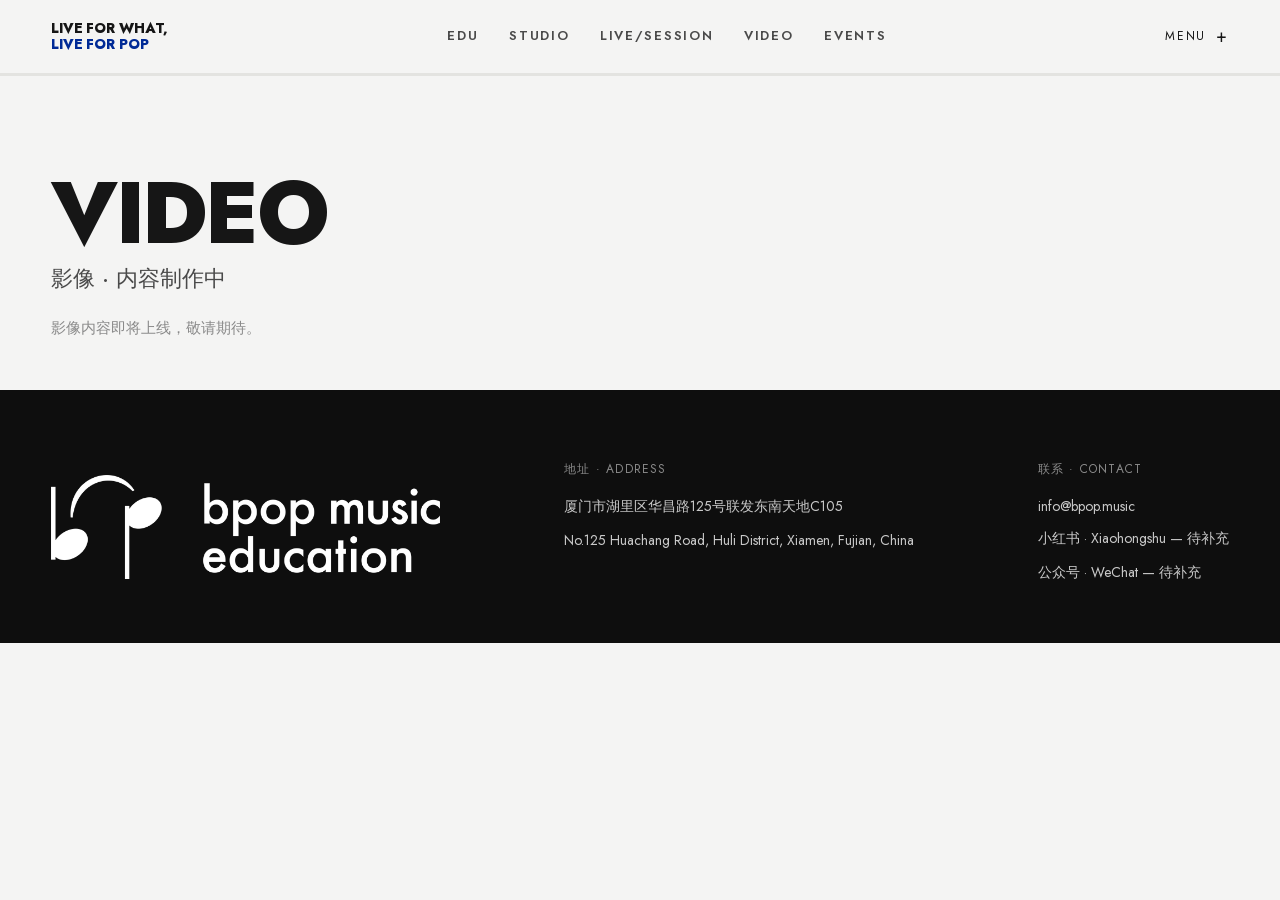
<file: video.html>
<!DOCTYPE html><html lang="zh-CN" class="jost_617277dd-module__HOFkIG__variable"><head><meta charSet="utf-8"/><meta name="viewport" content="width=device-width, initial-scale=1"/><link rel="preload" href="/_next/static/media/81cef6a21128489e-s.p.2csanl8cs02r-.woff2" as="font" crossorigin="" type="font/woff2"/><link rel="preload" as="image" href="/images/education/01.jpg"/><link rel="preload" as="image" href="/images/music-dance/01.JPG"/><link rel="preload" as="image" href="/images/rehearsal/01.JPG"/><link rel="preload" as="image" href="/images/live/01.JPG"/><link rel="preload" as="image" href="/images/studio/01.jpg"/><link rel="preload" href="/logo-white.png" as="image"/><link rel="stylesheet" href="/_next/static/chunks/21zr3-ppwa_h0.css" data-precedence="next"/><link rel="preload" as="script" fetchPriority="low" href="/_next/static/chunks/1u5zan5bs9a7v.js"/><script src="/_next/static/chunks/0s8w3af4l-q85.js" async=""></script><script src="/_next/static/chunks/27t_qfc-3_lzs.js" async=""></script><script src="/_next/static/chunks/turbopack-3fa73xrcs9ab-.js" async=""></script><script src="/_next/static/chunks/0h2qsuyze9ds1.js" async=""></script><script src="/_next/static/chunks/2bqzkbl3vegn9.js" async=""></script><title>BPOP Music Education — Live for what, live for pop</title><meta name="description" content="BPOP Music Education 音乐教育 · 现场 · 录音 · 工作坊与大师课，坐标厦门。"/><link rel="icon" href="/favicon.ico?favicon.2vob68tjqpejf.ico" sizes="256x256" type="image/x-icon"/><meta name="next-size-adjust" content=""/><script src="/_next/static/chunks/0cz1d0mv5g_q7.js" noModule=""></script></head><body><div hidden=""><!--$--><!--/$--></div><header><div class="navbar"><div class="nav"><a class="wordmark" href="/">LIVE FOR WHAT,<br/><span class="wm-accent">LIVE FOR POP</span></a><div class="nav-tabs"><a class="tab " href="/education">EDU</a><a class="tab " href="/studio">STUDIO</a><a class="tab " href="/live-performance">LIVE/SESSION</a><a class="tab " href="/video">VIDEO</a><a class="tab " href="/events">EVENTS</a></div><button class="menu-btn" aria-expanded="false">MENU <span class="plus ">+</span></button></div></div><div class="dd "></div><div class="menu-panel "><div class="menu-panel-inner"><a class="menu-item" href="/education"><span class="menu-thumb"><img src="/images/education/01.jpg" alt="Education and Workshop"/></span><span class="menu-text"><span class="menu-en">Education and Workshop</span><span class="menu-zh">工作坊与大师课</span></span><span class="menu-arrow">→</span></a><a class="menu-item" href="/music-dance"><span class="menu-thumb"><img src="/images/music-dance/01.JPG" alt="Music and Dance"/></span><span class="menu-text"><span class="menu-en">Music and Dance</span><span class="menu-zh">舞池与现场活动</span></span><span class="menu-arrow">→</span></a><a class="menu-item" href="/rehearsal"><span class="menu-thumb"><img src="/images/rehearsal/01.JPG" alt="Rehearsal"/></span><span class="menu-text"><span class="menu-en">Rehearsal</span><span class="menu-zh">排练</span></span><span class="menu-arrow">→</span></a><a class="menu-item" href="/live-performance"><span class="menu-thumb"><img src="/images/live/01.JPG" alt="Session Live Performance"/></span><span class="menu-text"><span class="menu-en">Session Live Performance</span><span class="menu-zh">现场演出</span></span><span class="menu-arrow">→</span></a><a class="menu-item" href="/studio-recording"><span class="menu-thumb"><img src="/images/studio/01.jpg" alt="Studio Live and Recording"/></span><span class="menu-text"><span class="menu-en">Studio Live and Recording</span><span class="menu-zh">录音棚</span></span><span class="menu-arrow">→</span></a></div></div></header><main><div style="opacity:1"><div class="page-head" style="padding-top:170px"><h1 class="disp">Video<span class="zh">影像 · 内容制作中</span></h1><p class="desc">影像内容即将上线，敬请期待。</p></div><!--$--><!--/$--></div></main><footer><div class="foot"><div class="foot-brand"><img src="/logo-white.png" alt="BPOP Music Education"/></div><div class="col"><h5>地址 · Address</h5><p>厦门市湖里区华昌路125号联发东南天地C105</p><p>No.125 Huachang Road, Huli District, Xiamen, Fujian, China</p></div><div class="col"><h5>联系 · Contact</h5><a href="mailto:info@bpop.music">info@bpop.music</a><p>小红书 · Xiaohongshu — 待补充</p><p>公众号 · WeChat — 待补充</p></div></div></footer><script src="/_next/static/chunks/1u5zan5bs9a7v.js" id="_R_" async=""></script><script>(self.__next_f=self.__next_f||[]).push([0])</script><script>self.__next_f.push([1,"1:\"$Sreact.fragment\"\n2:I[42724,[\"/_next/static/chunks/0h2qsuyze9ds1.js\",\"/_next/static/chunks/2bqzkbl3vegn9.js\"],\"default\"]\n3:I[66357,[\"/_next/static/chunks/0h2qsuyze9ds1.js\",\"/_next/static/chunks/2bqzkbl3vegn9.js\"],\"default\"]\n4:I[39756,[\"/_next/static/chunks/0h2qsuyze9ds1.js\",\"/_next/static/chunks/2bqzkbl3vegn9.js\"],\"default\"]\n5:I[37457,[\"/_next/static/chunks/0h2qsuyze9ds1.js\",\"/_next/static/chunks/2bqzkbl3vegn9.js\"],\"default\"]\n6:I[97367,[\"/_next/static/chunks/0h2qsuyze9ds1.js\",\"/_next/static/chunks/2bqzkbl3vegn9.js\"],\"OutletBoundary\"]\n7:\"$Sreact.suspense\"\na:I[97367,[\"/_next/static/chunks/0h2qsuyze9ds1.js\",\"/_next/static/chunks/2bqzkbl3vegn9.js\"],\"ViewportBoundary\"]\nc:I[97367,[\"/_next/static/chunks/0h2qsuyze9ds1.js\",\"/_next/static/chunks/2bqzkbl3vegn9.js\"],\"MetadataBoundary\"]\ne:I[68027,[\"/_next/static/chunks/0h2qsuyze9ds1.js\",\"/_next/static/chunks/2bqzkbl3vegn9.js\"],\"default\",1]\n:HL[\"/_next/static/chunks/21zr3-ppwa_h0.css\",\"style\"]\n:HL[\"/_next/static/media/81cef6a21128489e-s.p.2csanl8cs02r-.woff2\",\"font\",{\"crossOrigin\":\"\",\"type\":\"font/woff2\"}]\n:HL[\"/logo-white.png\",\"image\"]\n9:X\n0:{\"P\":null,\"c\":[\"\",\"video\"],\"q\":\"\",\"i\":false,\"f\":[[[\"\",{\"children\":[\"video\",{\"children\":[\"__PAGE__\",{},\"$undefined\",\"$undefined\",4608]},\"$undefined\",\"$undefined\",4608]},\"$undefined\",\"$undefined\",4624],[[\"$\",\"$1\",\"c\",{\"children\":[[[\"$\",\"link\",\"0\",{\"rel\":\"stylesheet\",\"href\":\"/_next/static/chunks/21zr3-ppwa_h0.css\",\"precedence\":\"next\",\"crossOrigin\":\"$undefined\",\"nonce\":\"$undefined\"}],[\"$\",\"script\",\"script-0\",{\"src\":\"/_next/static/chunks/0h2qsuyze9ds1.js\",\"async\":true,\"nonce\":\"$undefined\"}],[\"$\",\"script\",\"script-1\",{\"src\":\"/_next/static/chunks/2bqzkbl3vegn9.js\",\"async\":true,\"nonce\":\"$undefined\"}]],[\"$\",\"html\",null,{\"lang\":\"zh-CN\",\"className\":\"jost_617277dd-module__HOFkIG__variable\",\"children\":[\"$\",\"body\",null,{\"children\":[[\"$\",\"$L2\",null,{\"covers\":[\"/images/education/01.jpg\",\"/images/music-dance/01.JPG\",\"/images/rehearsal/01.JPG\",\"/images/live/01.JPG\",\"/images/studio/01.jpg\"]}],[\"$\",\"main\",null,{\"children\":[\"$\",\"$L3\",null,{\"children\":[\"$\",\"$L4\",null,{\"parallelRouterKey\":\"children\",\"error\":\"$undefined\",\"errorStyles\":\"$undefined\",\"errorScripts\":\"$undefined\",\"template\":[\"$\",\"$L5\",null,{}],\"templateStyles\":\"$undefined\",\"templateScripts\":\"$undefined\",\"notFound\":[[[\"$\",\"title\",null,{\"children\":\"404: This page could not be found.\"}],[\"$\",\"div\",null,{\"style\":{\"fontFamily\":\"system-ui,\\\"Segoe UI\\\",Roboto,Helvetica,Arial,sans-serif,\\\"Apple Color Emoji\\\",\\\"Segoe UI Emoji\\\"\",\"height\":\"100vh\",\"textAlign\":\"center\",\"display\":\"flex\",\"flexDirection\":\"column\",\"alignItems\":\"center\",\"justifyContent\":\"center\"},\"children\":[\"$\",\"div\",null,{\"children\":[[\"$\",\"style\",null,{\"dangerouslySetInnerHTML\":{\"__html\":\"body{color:#000;background:#fff;margin:0}.next-error-h1{border-right:1px solid rgba(0,0,0,.3)}@media (prefers-color-scheme:dark){body{color:#fff;background:#000}.next-error-h1{border-right:1px solid rgba(255,255,255,.3)}}\"}}],[\"$\",\"h1\",null,{\"className\":\"next-error-h1\",\"style\":{\"display\":\"inline-block\",\"margin\":\"0 20px 0 0\",\"padding\":\"0 23px 0 0\",\"fontSize\":24,\"fontWeight\":500,\"verticalAlign\":\"top\",\"lineHeight\":\"49px\"},\"children\":404}],[\"$\",\"div\",null,{\"style\":{\"display\":\"inline-block\"},\"children\":[\"$\",\"h2\",null,{\"style\":{\"fontSize\":14,\"fontWeight\":400,\"lineHeight\":\"49px\",\"margin\":0},\"children\":\"This page could not be found.\"}]}]]}]}]],[]],\"forbidden\":\"$undefined\",\"unauthorized\":\"$undefined\"}]}]}],[\"$\",\"footer\",null,{\"children\":[\"$\",\"div\",null,{\"className\":\"foot\",\"children\":[[\"$\",\"div\",null,{\"className\":\"foot-brand\",\"children\":[\"$\",\"img\",null,{\"src\":\"/logo-white.png\",\"alt\":\"BPOP Music Education\"}]}],[\"$\",\"div\",null,{\"className\":\"col\",\"children\":[[\"$\",\"h5\",null,{\"children\":\"地址 · Address\"}],[\"$\",\"p\",null,{\"children\":\"厦门市湖里区华昌路125号联发东南天地C105\"}],[\"$\",\"p\",null,{\"children\":\"No.125 Huachang Road, Huli District, Xiamen, Fujian, China\"}]]}],[\"$\",\"div\",null,{\"className\":\"col\",\"children\":[[\"$\",\"h5\",null,{\"children\":\"联系 · Contact\"}],[\"$\",\"a\",null,{\"href\":\"mailto:info@bpop.music\",\"children\":\"info@bpop.music\"}],[\"$\",\"p\",null,{\"children\":\"小红书 · Xiaohongshu — 待补充\"}],[\"$\",\"p\",null,{\"children\":\"公众号 · WeChat — 待补充\"}]]}]]}]}]]}]}]]}],{\"children\":[[\"$\",\"$1\",\"c\",{\"children\":[null,[\"$\",\"$L4\",null,{\"parallelRouterKey\":\"children\",\"error\":\"$undefined\",\"errorStyles\":\"$undefined\",\"errorScripts\":\"$undefined\",\"template\":[\"$\",\"$L5\",null,{}],\"templateStyles\":\"$undefined\",\"templateScripts\":\"$undefined\",\"notFound\":\"$undefined\",\"forbidden\":\"$undefined\",\"unauthorized\":\"$undefined\"}]]}],{\"children\":[[\"$\",\"$1\",\"c\",{\"children\":[[\"$\",\"div\",null,{\"className\":\"page-head\",\"style\":{\"paddingTop\":\"170px\"},\"children\":[[\"$\",\"h1\",null,{\"className\":\"disp\",\"children\":[\"Video\",[\"$\",\"span\",null,{\"className\":\"zh\",\"children\":\"影像 · 内容制作中\"}]]}],[\"$\",\"p\",null,{\"className\":\"desc\",\"children\":\"影像内容即将上线，敬请期待。\"}]]}],null,[\"$\",\"$L6\",null,{\"children\":[\"$\",\"$7\",null,{\"name\":\"Next.MetadataOutlet\",\"children\":\"$@8\"}]}]]}],{},null,false,null]},null,false,\"$9\"]},null,false,null],[\"$\",\"$1\",\"h\",{\"children\":[null,[\"$\",\"$La\",null,{\"children\":\"$Lb\"}],[\"$\",\"div\",null,{\"hidden\":true,\"children\":[\"$\",\"$Lc\",null,{\"children\":[\"$\",\"$7\",null,{\"name\":\"Next.Metadata\",\"children\":\"$Ld\"}]}]}],[\"$\",\"meta\",null,{\"name\":\"next-size-adjust\",\"content\":\"\"}]]}],false]],\"m\":\"$undefined\",\"G\":[\"$e\",[[\"$\",\"link\",\"0\",{\"rel\":\"stylesheet\",\"href\":\"/_next/static/chunks/21zr3-ppwa_h0.css\",\"precedence\":\"next\",\"crossOrigin\":\"$undefined\",\"nonce\":\"$undefined\"}]]],\"S\":true,\"h\":null,\"r\":\"$undefined\",\"s\":\"$undefined\",\"a\":\"$undefined\",\"l\":\"$undefined\",\"p\":\"$undefined\",\"d\":\"$undefined\",\"b\":\"nFUPjNQMLJqi9bea44sI0\"}\n9:C\nb:[[\"$\",\"meta\",\"0\",{\"charSet\":\"utf-8\"}],[\"$\",\"meta\",\"1\",{\"name\":\"viewport\",\"content\":\"width=device-width, initial-scale=1\"}]]\nf:I[27201,[\"/_next/static/chunks/0h2qsuyze9ds1.js\",\"/_next/static/chunks/2bqzkbl3vegn9.js\"],\"IconMark\"]\n8:null\nd:[[\"$\",\"title\",\"0\",{\"children\":\"BPOP Music Education — Live for what, live for pop\"}],[\"$\",\"meta\",\"1\",{\"name\":\"description\",\"content\":\"BPOP Music Education 音乐教育 · 现场 · 录音 · 工作坊与大师课，坐标厦门。\"}],[\"$\",\"link\",\"2\",{\"rel\":\"icon\",\"href\":\"/favicon.ico?favicon.2vob68tjqpejf.ico\",\"sizes\":\"256x256\",\"type\":\"image/x-icon\"}],[\"$\",\"$Lf\",\"3\",{}]]\n"])</script></body></html>
</file>
<file: _next/static/chunks/21zr3-ppwa_h0.css>
@font-face{font-family:Jost;font-style:normal;font-weight:400;font-display:swap;src:url(../media/39c55468420adfa6-s.1669nxjwa2fmv.woff2)format("woff2");unicode-range:U+301,U+400-45F,U+490-491,U+4B0-4B1,U+2116}@font-face{font-family:Jost;font-style:normal;font-weight:400;font-display:swap;src:url(../media/9b8f0e32b229dbc1-s.0dguglgc-iz4q.woff2)format("woff2");unicode-range:U+100-2BA,U+2BD-2C5,U+2C7-2CC,U+2CE-2D7,U+2DD-2FF,U+304,U+308,U+329,U+1D00-1DBF,U+1E00-1E9F,U+1EF2-1EFF,U+2020,U+20A0-20AB,U+20AD-20C0,U+2113,U+2C60-2C7F,U+A720-A7FF}@font-face{font-family:Jost;font-style:normal;font-weight:400;font-display:swap;src:url(../media/81cef6a21128489e-s.p.2csanl8cs02r-.woff2)format("woff2");unicode-range:U+??,U+131,U+152-153,U+2BB-2BC,U+2C6,U+2DA,U+2DC,U+304,U+308,U+329,U+2000-206F,U+20AC,U+2122,U+2191,U+2193,U+2212,U+2215,U+FEFF,U+FFFD}@font-face{font-family:Jost;font-style:normal;font-weight:500;font-display:swap;src:url(../media/39c55468420adfa6-s.1669nxjwa2fmv.woff2)format("woff2");unicode-range:U+301,U+400-45F,U+490-491,U+4B0-4B1,U+2116}@font-face{font-family:Jost;font-style:normal;font-weight:500;font-display:swap;src:url(../media/9b8f0e32b229dbc1-s.0dguglgc-iz4q.woff2)format("woff2");unicode-range:U+100-2BA,U+2BD-2C5,U+2C7-2CC,U+2CE-2D7,U+2DD-2FF,U+304,U+308,U+329,U+1D00-1DBF,U+1E00-1E9F,U+1EF2-1EFF,U+2020,U+20A0-20AB,U+20AD-20C0,U+2113,U+2C60-2C7F,U+A720-A7FF}@font-face{font-family:Jost;font-style:normal;font-weight:500;font-display:swap;src:url(../media/81cef6a21128489e-s.p.2csanl8cs02r-.woff2)format("woff2");unicode-range:U+??,U+131,U+152-153,U+2BB-2BC,U+2C6,U+2DA,U+2DC,U+304,U+308,U+329,U+2000-206F,U+20AC,U+2122,U+2191,U+2193,U+2212,U+2215,U+FEFF,U+FFFD}@font-face{font-family:Jost;font-style:normal;font-weight:600;font-display:swap;src:url(../media/39c55468420adfa6-s.1669nxjwa2fmv.woff2)format("woff2");unicode-range:U+301,U+400-45F,U+490-491,U+4B0-4B1,U+2116}@font-face{font-family:Jost;font-style:normal;font-weight:600;font-display:swap;src:url(../media/9b8f0e32b229dbc1-s.0dguglgc-iz4q.woff2)format("woff2");unicode-range:U+100-2BA,U+2BD-2C5,U+2C7-2CC,U+2CE-2D7,U+2DD-2FF,U+304,U+308,U+329,U+1D00-1DBF,U+1E00-1E9F,U+1EF2-1EFF,U+2020,U+20A0-20AB,U+20AD-20C0,U+2113,U+2C60-2C7F,U+A720-A7FF}@font-face{font-family:Jost;font-style:normal;font-weight:600;font-display:swap;src:url(../media/81cef6a21128489e-s.p.2csanl8cs02r-.woff2)format("woff2");unicode-range:U+??,U+131,U+152-153,U+2BB-2BC,U+2C6,U+2DA,U+2DC,U+304,U+308,U+329,U+2000-206F,U+20AC,U+2122,U+2191,U+2193,U+2212,U+2215,U+FEFF,U+FFFD}@font-face{font-family:Jost;font-style:normal;font-weight:700;font-display:swap;src:url(../media/39c55468420adfa6-s.1669nxjwa2fmv.woff2)format("woff2");unicode-range:U+301,U+400-45F,U+490-491,U+4B0-4B1,U+2116}@font-face{font-family:Jost;font-style:normal;font-weight:700;font-display:swap;src:url(../media/9b8f0e32b229dbc1-s.0dguglgc-iz4q.woff2)format("woff2");unicode-range:U+100-2BA,U+2BD-2C5,U+2C7-2CC,U+2CE-2D7,U+2DD-2FF,U+304,U+308,U+329,U+1D00-1DBF,U+1E00-1E9F,U+1EF2-1EFF,U+2020,U+20A0-20AB,U+20AD-20C0,U+2113,U+2C60-2C7F,U+A720-A7FF}@font-face{font-family:Jost;font-style:normal;font-weight:700;font-display:swap;src:url(../media/81cef6a21128489e-s.p.2csanl8cs02r-.woff2)format("woff2");unicode-range:U+??,U+131,U+152-153,U+2BB-2BC,U+2C6,U+2DA,U+2DC,U+304,U+308,U+329,U+2000-206F,U+20AC,U+2122,U+2191,U+2193,U+2212,U+2215,U+FEFF,U+FFFD}@font-face{font-family:Jost;font-style:normal;font-weight:800;font-display:swap;src:url(../media/39c55468420adfa6-s.1669nxjwa2fmv.woff2)format("woff2");unicode-range:U+301,U+400-45F,U+490-491,U+4B0-4B1,U+2116}@font-face{font-family:Jost;font-style:normal;font-weight:800;font-display:swap;src:url(../media/9b8f0e32b229dbc1-s.0dguglgc-iz4q.woff2)format("woff2");unicode-range:U+100-2BA,U+2BD-2C5,U+2C7-2CC,U+2CE-2D7,U+2DD-2FF,U+304,U+308,U+329,U+1D00-1DBF,U+1E00-1E9F,U+1EF2-1EFF,U+2020,U+20A0-20AB,U+20AD-20C0,U+2113,U+2C60-2C7F,U+A720-A7FF}@font-face{font-family:Jost;font-style:normal;font-weight:800;font-display:swap;src:url(../media/81cef6a21128489e-s.p.2csanl8cs02r-.woff2)format("woff2");unicode-range:U+??,U+131,U+152-153,U+2BB-2BC,U+2C6,U+2DA,U+2DC,U+304,U+308,U+329,U+2000-206F,U+20AC,U+2122,U+2191,U+2193,U+2212,U+2215,U+FEFF,U+FFFD}@font-face{font-family:Jost;font-style:normal;font-weight:900;font-display:swap;src:url(../media/39c55468420adfa6-s.1669nxjwa2fmv.woff2)format("woff2");unicode-range:U+301,U+400-45F,U+490-491,U+4B0-4B1,U+2116}@font-face{font-family:Jost;font-style:normal;font-weight:900;font-display:swap;src:url(../media/9b8f0e32b229dbc1-s.0dguglgc-iz4q.woff2)format("woff2");unicode-range:U+100-2BA,U+2BD-2C5,U+2C7-2CC,U+2CE-2D7,U+2DD-2FF,U+304,U+308,U+329,U+1D00-1DBF,U+1E00-1E9F,U+1EF2-1EFF,U+2020,U+20A0-20AB,U+20AD-20C0,U+2113,U+2C60-2C7F,U+A720-A7FF}@font-face{font-family:Jost;font-style:normal;font-weight:900;font-display:swap;src:url(../media/81cef6a21128489e-s.p.2csanl8cs02r-.woff2)format("woff2");unicode-range:U+??,U+131,U+152-153,U+2BB-2BC,U+2C6,U+2DA,U+2DC,U+304,U+308,U+329,U+2000-206F,U+20AC,U+2122,U+2191,U+2193,U+2212,U+2215,U+FEFF,U+FFFD}@font-face{font-family:Jost Fallback;src:local(Arial);ascent-override:111.45%;descent-override:39.06%;line-gap-override:0.0%;size-adjust:96.01%}.jost_617277dd-module__HOFkIG__className{font-family:Jost,Jost Fallback;font-style:normal}.jost_617277dd-module__HOFkIG__variable{--font-jost:"Jost", "Jost Fallback"}
@layer theme{:root,:host{--font-sans:-apple-system, BlinkMacSystemFont, "Segoe UI", Roboto, "Helvetica Neue", "Noto Sans", Arial, sans-serif, "Apple Color Emoji", "Segoe UI Emoji", "Segoe UI Symbol", "Noto Color Emoji";--font-mono:ui-monospace, SFMono-Regular, Menlo, Monaco, Consolas, "Liberation Mono", "Courier New", monospace;--default-transition-duration:.15s;--default-transition-timing-function:cubic-bezier(.4, 0, .2, 1);--default-font-family:var(--font-sans);--default-mono-font-family:var(--font-mono)}}@layer base{*,:after,:before,::backdrop{box-sizing:border-box;border:0 solid;margin:0;padding:0}::file-selector-button{box-sizing:border-box;border:0 solid;margin:0;padding:0}html,:host{-webkit-text-size-adjust:100%;tab-size:4;line-height:1.5;font-family:var(--default-font-family,-apple-system, BlinkMacSystemFont, "Segoe UI", Roboto, "Helvetica Neue", "Noto Sans", Arial, sans-serif, "Apple Color Emoji", "Segoe UI Emoji", "Segoe UI Symbol", "Noto Color Emoji");font-feature-settings:var(--default-font-feature-settings,normal);font-variation-settings:var(--default-font-variation-settings,normal);-webkit-tap-highlight-color:transparent}hr{height:0;color:inherit;border-top-width:1px}abbr:where([title]){-webkit-text-decoration:underline dotted;text-decoration:underline dotted}h1,h2,h3,h4,h5,h6{font-size:inherit;font-weight:inherit}a{color:inherit;-webkit-text-decoration:inherit;-webkit-text-decoration:inherit;-webkit-text-decoration:inherit;-webkit-text-decoration:inherit;text-decoration:inherit}b,strong{font-weight:bolder}code,kbd,samp,pre{font-family:var(--default-mono-font-family,ui-monospace, SFMono-Regular, Menlo, Monaco, Consolas, "Liberation Mono", "Courier New", monospace);font-feature-settings:var(--default-mono-font-feature-settings,normal);font-variation-settings:var(--default-mono-font-variation-settings,normal);font-size:1em}small{font-size:80%}sub,sup{vertical-align:baseline;font-size:75%;line-height:0;position:relative}sub{bottom:-.25em}sup{top:-.5em}table{text-indent:0;border-color:inherit;border-collapse:collapse}:-moz-focusring:where(:not(iframe)){outline:auto}progress{vertical-align:baseline}summary{display:list-item}ol,ul,menu{list-style:none}img,svg,video,canvas,audio,iframe,embed,object{vertical-align:middle;display:block}img,video{max-width:100%;height:auto}button,input,select,optgroup,textarea{font:inherit;font-feature-settings:inherit;font-variation-settings:inherit;letter-spacing:inherit;color:inherit;opacity:1;background-color:#0000;border-radius:0}::file-selector-button{font:inherit;font-feature-settings:inherit;font-variation-settings:inherit;letter-spacing:inherit;color:inherit;opacity:1;background-color:#0000;border-radius:0}:where(select:is([multiple],[size])) optgroup{font-weight:bolder}:where(select:is([multiple],[size])) optgroup option{padding-inline-start:20px}::file-selector-button{margin-inline-end:4px}::placeholder{opacity:1}@supports (not ((-webkit-appearance:-apple-pay-button))) or (contain-intrinsic-size:1px){::placeholder{color:currentColor}@supports (color:color-mix(in lab, red, red)){::placeholder{color:color-mix(in oklab, currentcolor 50%, transparent)}}}textarea{resize:vertical}::-webkit-search-decoration{-webkit-appearance:none}::-webkit-date-and-time-value{min-height:1lh;text-align:inherit}::-webkit-datetime-edit{display:inline-flex}::-webkit-datetime-edit-fields-wrapper{padding:0}::-webkit-datetime-edit{padding-block:0}::-webkit-datetime-edit-year-field{padding-block:0}::-webkit-datetime-edit-month-field{padding-block:0}::-webkit-datetime-edit-day-field{padding-block:0}::-webkit-datetime-edit-hour-field{padding-block:0}::-webkit-datetime-edit-minute-field{padding-block:0}::-webkit-datetime-edit-second-field{padding-block:0}::-webkit-datetime-edit-millisecond-field{padding-block:0}::-webkit-datetime-edit-meridiem-field{padding-block:0}::-webkit-calendar-picker-indicator{line-height:1}:-moz-ui-invalid{box-shadow:none}button,input:where([type=button],[type=reset],[type=submit]){appearance:button}::file-selector-button{appearance:button}::-webkit-inner-spin-button{height:auto}::-webkit-outer-spin-button{height:auto}[hidden]:where(:not([hidden=until-found])){display:none!important}}@layer components;@layer utilities{.visible{visibility:visible}.block{display:block}.transition{transition-property:color,background-color,border-color,outline-color,text-decoration-color,fill,stroke,--tw-gradient-from,--tw-gradient-via,--tw-gradient-to,opacity,box-shadow,transform,translate,scale,rotate,filter,-webkit-backdrop-filter,backdrop-filter,display,content-visibility,overlay,pointer-events;transition-timing-function:var(--tw-ease,var(--default-transition-timing-function));transition-duration:var(--tw-duration,var(--default-transition-duration))}}:root{--bg:#f4f4f3;--bg-alt:#ececea;--ink:#161616;--ink-soft:#4a4a4a;--muted:#8a8a8a;--line:#e3e3e0;--accent:#002a96;--accent-soft:#3a54c0;--max:1280px;--pad:clamp(18px,4vw,56px)}*{box-sizing:border-box;margin:0;padding:0}html{scroll-behavior:smooth}body{background:var(--bg);color:var(--ink);font-family:var(--font-jost),-apple-system,"PingFang SC","Hiragino Sans GB",sans-serif;-webkit-font-smoothing:antialiased;font-size:16px;line-height:1.6;overflow-x:hidden}::selection{background:var(--accent);color:#fff}a{color:inherit}img{max-width:100%;display:block}.disp{font-family:var(--font-jost),sans-serif;letter-spacing:-.03em;text-transform:uppercase;font-weight:800;line-height:.98}.mono{font-family:var(--font-jost),sans-serif}.label{font-family:var(--font-jost),sans-serif;letter-spacing:.12em;text-transform:uppercase;color:var(--muted);font-size:12px}header{z-index:100;position:fixed;top:0;left:0;right:0}.navbar{-webkit-backdrop-filter:blur(14px);border-bottom:1px solid var(--line);background:#f4f4f3e0}.nav{max-width:var(--max);padding:16px var(--pad);justify-content:space-between;align-items:center;gap:20px;margin:0 auto;display:flex}.wordmark{font-family:var(--font-jost),sans-serif;letter-spacing:-.01em;text-transform:uppercase;max-width:190px;color:var(--ink);font-size:14px;font-weight:800;line-height:1.15;text-decoration:none}.wordmark .wm-accent{color:var(--accent)}.nav-right{align-items:center;gap:22px;display:flex}.lang{font-family:var(--font-jost),sans-serif;color:var(--ink);cursor:pointer;gap:8px;font-size:12px;display:flex}.lang span{opacity:.4}.lang span.on{opacity:1;color:var(--accent)}.menu-btn{cursor:pointer;font-family:var(--font-jost),sans-serif;letter-spacing:.14em;color:var(--ink);background:0 0;border:none;align-items:center;gap:10px;padding:8px 0;font-size:12px;display:flex}.menu-btn .plus{font-size:18px;line-height:1;transition:transform .3s;display:inline-block}.menu-btn .plus.open{transform:rotate(45deg)}.menu-btn:hover{color:var(--accent)}.menu-panel{-webkit-backdrop-filter:blur(14px);border-bottom:1px solid var(--line);background:#f4f4f3f7;max-height:0;transition:max-height .5s cubic-bezier(.16,1,.3,1);overflow:hidden}.menu-panel.open{max-height:75vh;overflow:auto}.menu-panel-inner{max-width:var(--max);padding:18px var(--pad) 30px;margin:0 auto}.menu-item{border-bottom:1px solid var(--line);color:var(--ink);align-items:center;gap:20px;padding:14px 0;text-decoration:none;display:flex}.menu-item:last-child{border-bottom:none}.menu-thumb{background:var(--bg-alt);flex-shrink:0;width:88px;height:62px;overflow:hidden}.menu-thumb img{object-fit:cover;width:100%;height:100%;transition:transform .5s cubic-bezier(.2,.8,.2,1);display:block}.menu-item:hover .menu-thumb img{transform:scale(1.08)}.menu-text{flex-direction:column;gap:3px;min-width:0;display:flex}.menu-en{font-family:var(--font-jost),sans-serif;text-transform:uppercase;letter-spacing:-.02em;font-size:clamp(20px,3vw,34px);font-weight:700;transition:color .3s}.menu-zh{color:var(--ink-soft);letter-spacing:.02em;font-size:15px}.menu-arrow{color:var(--muted);margin-left:auto;font-size:18px;transition:all .3s}.menu-item:hover .menu-en{color:var(--accent)}.menu-item:hover .menu-arrow{color:var(--accent);transform:translate(6px)}.nav-tabs{flex:1;justify-content:center;align-items:center;gap:clamp(16px,2.4vw,32px);display:flex}.tab{font-family:var(--font-jost),sans-serif;letter-spacing:.13em;text-transform:uppercase;color:var(--ink-soft);white-space:nowrap;padding:10px 0;font-size:13px;font-weight:600;text-decoration:none;transition:color .3s;position:relative}.tab:after{content:"";background:var(--accent);transform-origin:0;height:2px;transition:transform .3s cubic-bezier(.16,1,.3,1);position:absolute;bottom:4px;left:0;right:0;transform:scaleX(0)}.tab:hover,.tab.active{color:var(--accent)}.tab.active:after{transform:scaleX(1)}.dd{-webkit-backdrop-filter:blur(14px);border-bottom:1px solid var(--line);z-index:98;background:#ececeafa;max-height:0;transition:max-height .45s cubic-bezier(.16,1,.3,1);position:absolute;top:100%;left:0;right:0;overflow:hidden}.dd.open{max-height:70vh;overflow:auto}.dd-inner{max-width:var(--max);padding:40px var(--pad) 52px;margin:0 auto}.dd-intro{max-width:640px;color:var(--muted);margin-top:26px;font-size:14px;line-height:1.8}.dd-heading{letter-spacing:.01em;text-transform:uppercase;color:var(--muted);margin-bottom:18px;font-size:24px;font-weight:700}.dd-tags{flex-wrap:wrap;align-items:center;row-gap:14px;display:flex}.dd-tag{cursor:pointer;letter-spacing:.01em;color:var(--ink);white-space:nowrap;font-size:24px;font-weight:600;transition:color .25s}.dd-tag:not(:last-child):after{content:"|";color:silver;margin:0 20px}.dd-tag:hover{color:var(--accent)}.hero{width:100%}.hero-img{background:var(--bg-alt);width:100%;height:100vh;position:relative;overflow:hidden}.hero-img img{object-fit:cover;width:100%;height:100%;display:block}@keyframes heroIn{0%{transform:scale(1.06)}to{transform:scale(1)}}.hero-img{animation:1.4s cubic-bezier(.16,1,.3,1) both heroIn}.hm{z-index:2;position:absolute;inset:0}.hm-dim{opacity:0;pointer-events:none;background:#0a0a0a85;transition:opacity .5s;position:absolute;inset:0}.hm-dim.on{opacity:1}.hm-tabs{justify-content:center;align-items:flex-end;gap:80px;display:flex;position:absolute;top:clamp(88px,14vh,124px);left:0;right:0}.hm-tab{cursor:pointer;line-height:1;font-family:var(--font-jost),sans-serif;letter-spacing:.18em;text-transform:uppercase;color:#ffffff9e;white-space:nowrap;background:0 0;border:none;padding:0 0 9px;font-size:13px;font-weight:600;transition:color .3s;position:relative}.hm-tab:after{content:"";background:var(--accent);transform-origin:0;height:2px;transition:transform .35s cubic-bezier(.16,1,.3,1);position:absolute;bottom:0;left:0;right:0;transform:scaleX(0)}.hm-tab:hover,.hm-tab.on{color:#fff}.hm-tab.on:after{transform:scaleX(1)}.hm-content{left:var(--pad);opacity:0;max-width:660px;transition:opacity .5s,transform .5s cubic-bezier(.16,1,.3,1);position:absolute;bottom:56px;transform:translateY(14px)}.hm-content.on{opacity:1;transform:none}.hm-rule{background:var(--accent);width:56px;height:2px;margin-bottom:20px}.hm-title{font-family:var(--font-jost),sans-serif;letter-spacing:.18em;text-transform:uppercase;color:#8fb3e0;margin-bottom:12px;font-size:12px}.hm-intro{font-family:var(--font-jost),sans-serif;letter-spacing:-.02em;color:#fff;text-transform:uppercase;margin-bottom:22px;font-size:clamp(24px,4vw,44px);font-weight:800;line-height:1.05}.hm-subs{flex-wrap:wrap;row-gap:10px;display:flex}.hm-subs span{color:#ffffffeb;margin-right:22px;padding-right:22px;font-size:14px;position:relative}.hm-subs span:after{content:"";background:#ffffff4d;width:1px;height:14px;position:absolute;top:50%;right:0;transform:translateY(-50%)}.hm-subs span:last-child{margin-right:0;padding-right:0}.hm-subs span:last-child:after{display:none}.hm-subs span.future{color:#ffffff73}@media (max-width:820px){.hm-tabs{gap:44px;top:clamp(84px,12vh,104px)}.hm-tab{letter-spacing:.14em;font-size:12px}.hm-content{bottom:36px}}@media (max-width:560px){.hm-tabs{gap:16px}.hm-tab{letter-spacing:.1em;font-size:11px}.hm-content{bottom:26px;left:18px;right:18px}}.page-head{padding:150px var(--pad) 50px;max-width:var(--max);margin:0 auto}.page-head h1{margin-bottom:10px;font-size:clamp(40px,7vw,88px)}.page-head h1 .zh{font-size:clamp(17px,1.8vw,22px);font-weight:500;font-family:var(--font-jost),sans-serif;color:var(--ink-soft);letter-spacing:0;text-transform:none;margin-top:12px;display:block}.page-head .desc{color:var(--muted);max-width:520px;margin-top:26px;font-size:15px}.page-subs{border-top:1px solid var(--line);flex-wrap:wrap;align-items:center;margin-top:30px;padding-top:22px;display:flex}.page-sub{color:var(--ink);border-right:1px solid var(--line);white-space:nowrap;margin-right:22px;padding-right:22px;font-size:18px;font-weight:600}.page-sub:last-child{border-right:none;margin-right:0;padding-right:0}.page-head .meta{border-top:1px solid var(--line);flex-wrap:wrap;justify-content:space-between;gap:16px;margin-top:30px;padding-top:16px;display:flex}.gallery-wrap{padding:10px var(--pad) 40px;max-width:var(--max);margin:0 auto}.gallery{columns:3;column-gap:20px}.gallery .item{break-inside:avoid;background:var(--bg-alt);margin-bottom:20px;overflow:hidden}.gallery .item img{width:100%;height:auto;transition:transform .9s cubic-bezier(.2,.8,.2,1);display:block}.gallery .item:hover img{transform:scale(1.03)}footer{color:#e8e8e8;background:#0e0e0e;border-top:none;margin-top:0}.foot{max-width:var(--max);padding:70px var(--pad) 48px;flex-wrap:wrap;justify-content:space-between;gap:48px;margin:0 auto;display:flex}.foot .brand{font-family:var(--font-jost),sans-serif;letter-spacing:-.02em;color:#fff;font-size:26px;font-weight:900}.foot .tagline{color:#9a9a9a;margin-top:10px;font-size:14px}.foot-brand{align-items:center;display:flex}.foot-brand img{width:auto;height:104px;display:block}.foot .col h5{font-size:12px;font-family:var(--font-jost),sans-serif;color:#8a8a8a;letter-spacing:.1em;text-transform:uppercase;margin-bottom:16px}.foot .col a{color:#c9c9c9;margin-bottom:10px;font-size:14px;text-decoration:none;transition:color .3s;display:block}.foot .col a:hover{color:#8fb3e0}.foot .col p{color:#c9c9c9;margin-bottom:10px;font-size:14px;line-height:1.7}.foot .copy{color:#7a7a7a;width:100%;font-size:12px;font-family:var(--font-jost),sans-serif;border-top:1px solid #2a2a2a;flex-wrap:wrap;justify-content:space-between;gap:8px;margin-top:36px;padding-top:20px;display:flex}.wm{opacity:.12;pointer-events:none;z-index:0;width:24vw;position:fixed;bottom:0;left:0}.page-content{z-index:1;position:relative}@media (max-width:900px){.gallery{columns:2}}@media (max-width:820px){.hero-img{height:82vh}.page-head{padding-top:120px}}@media (max-width:560px){.gallery{columns:1}.menu-zh{display:none}.foot-brand img{height:56px}}
</file>
